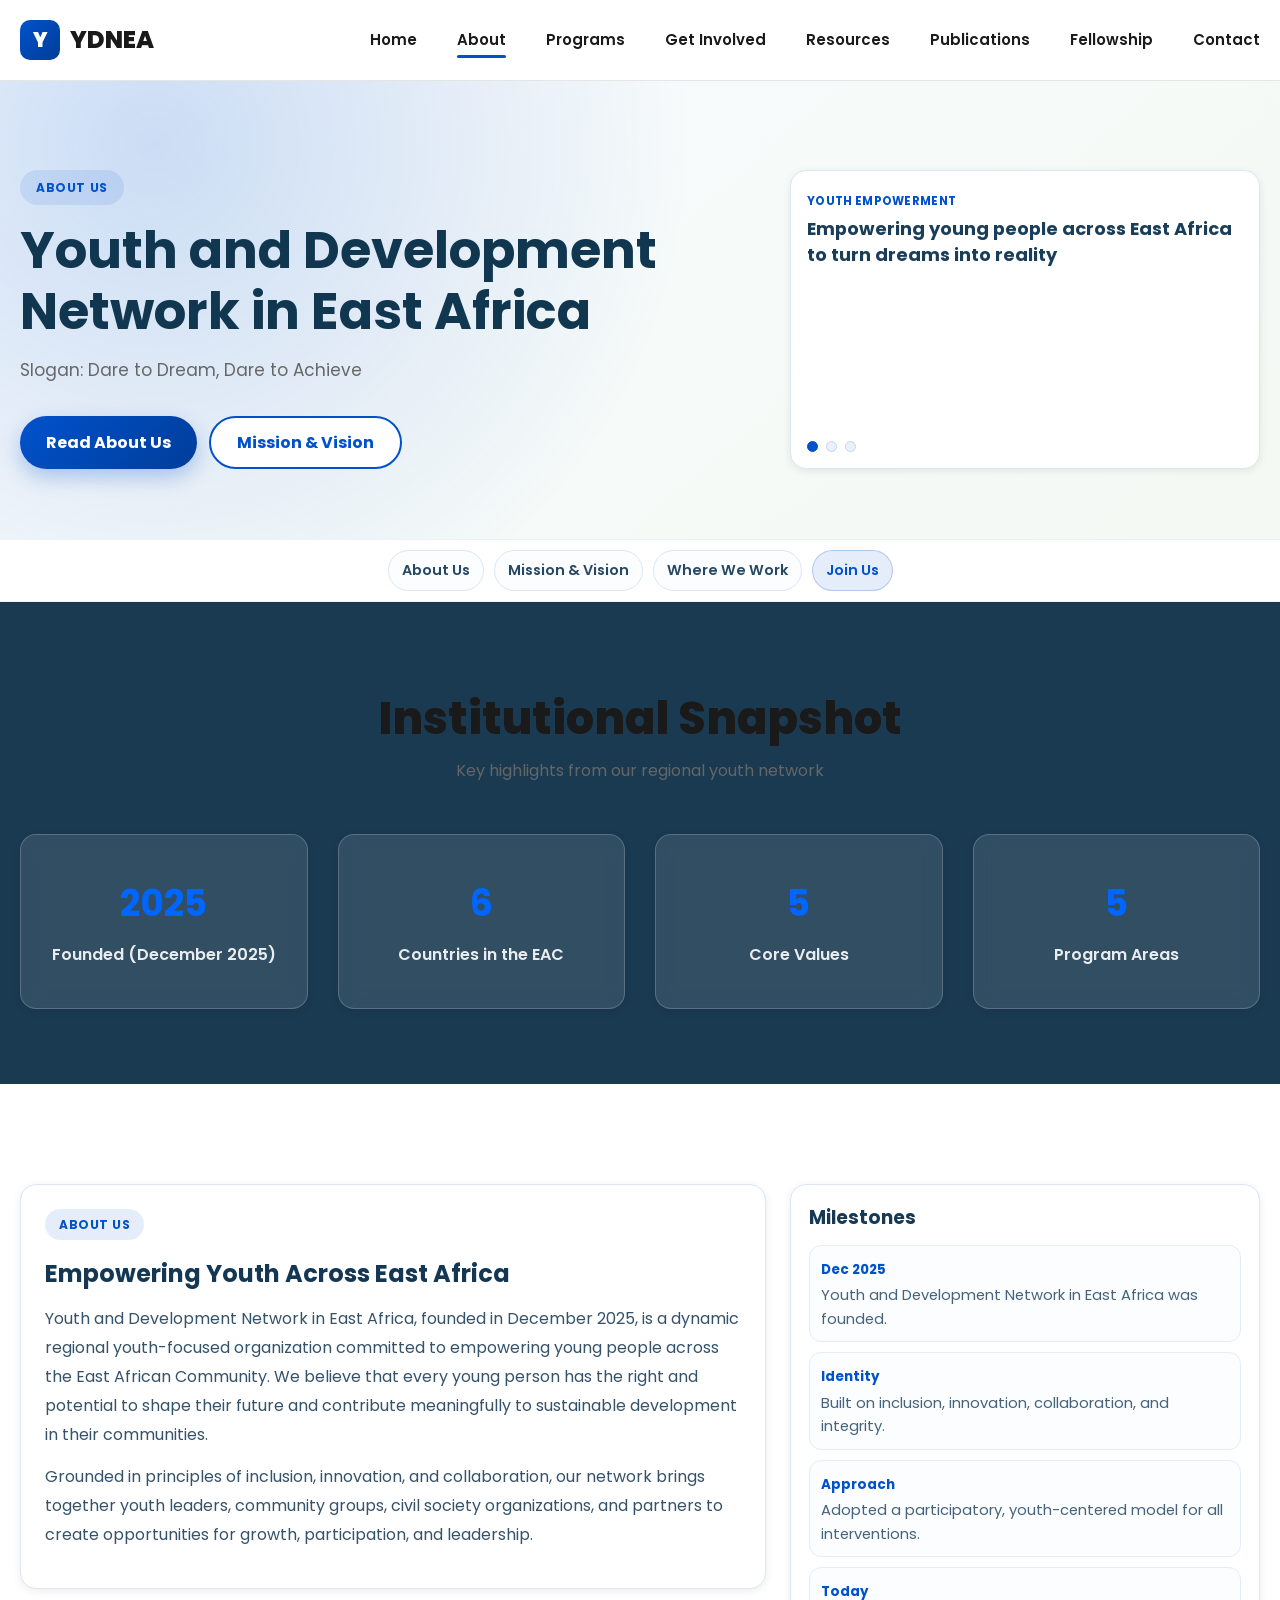
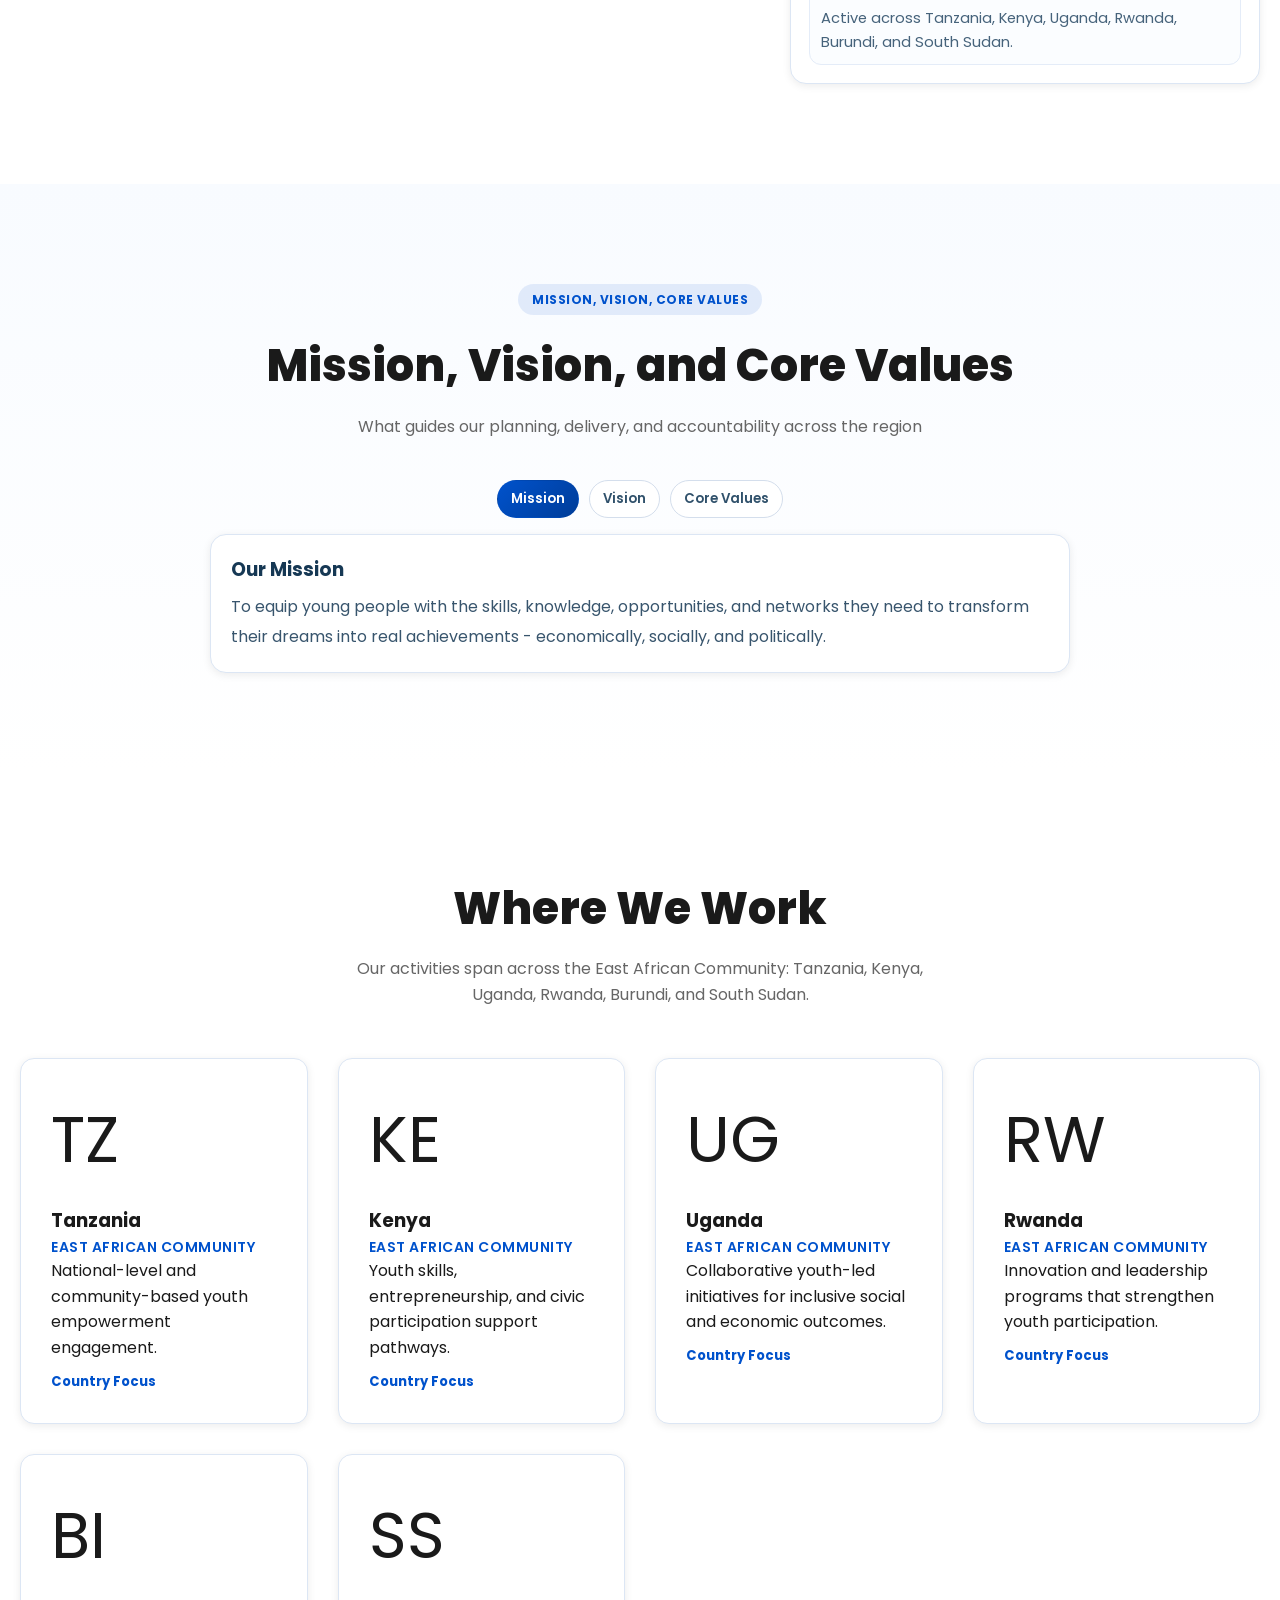
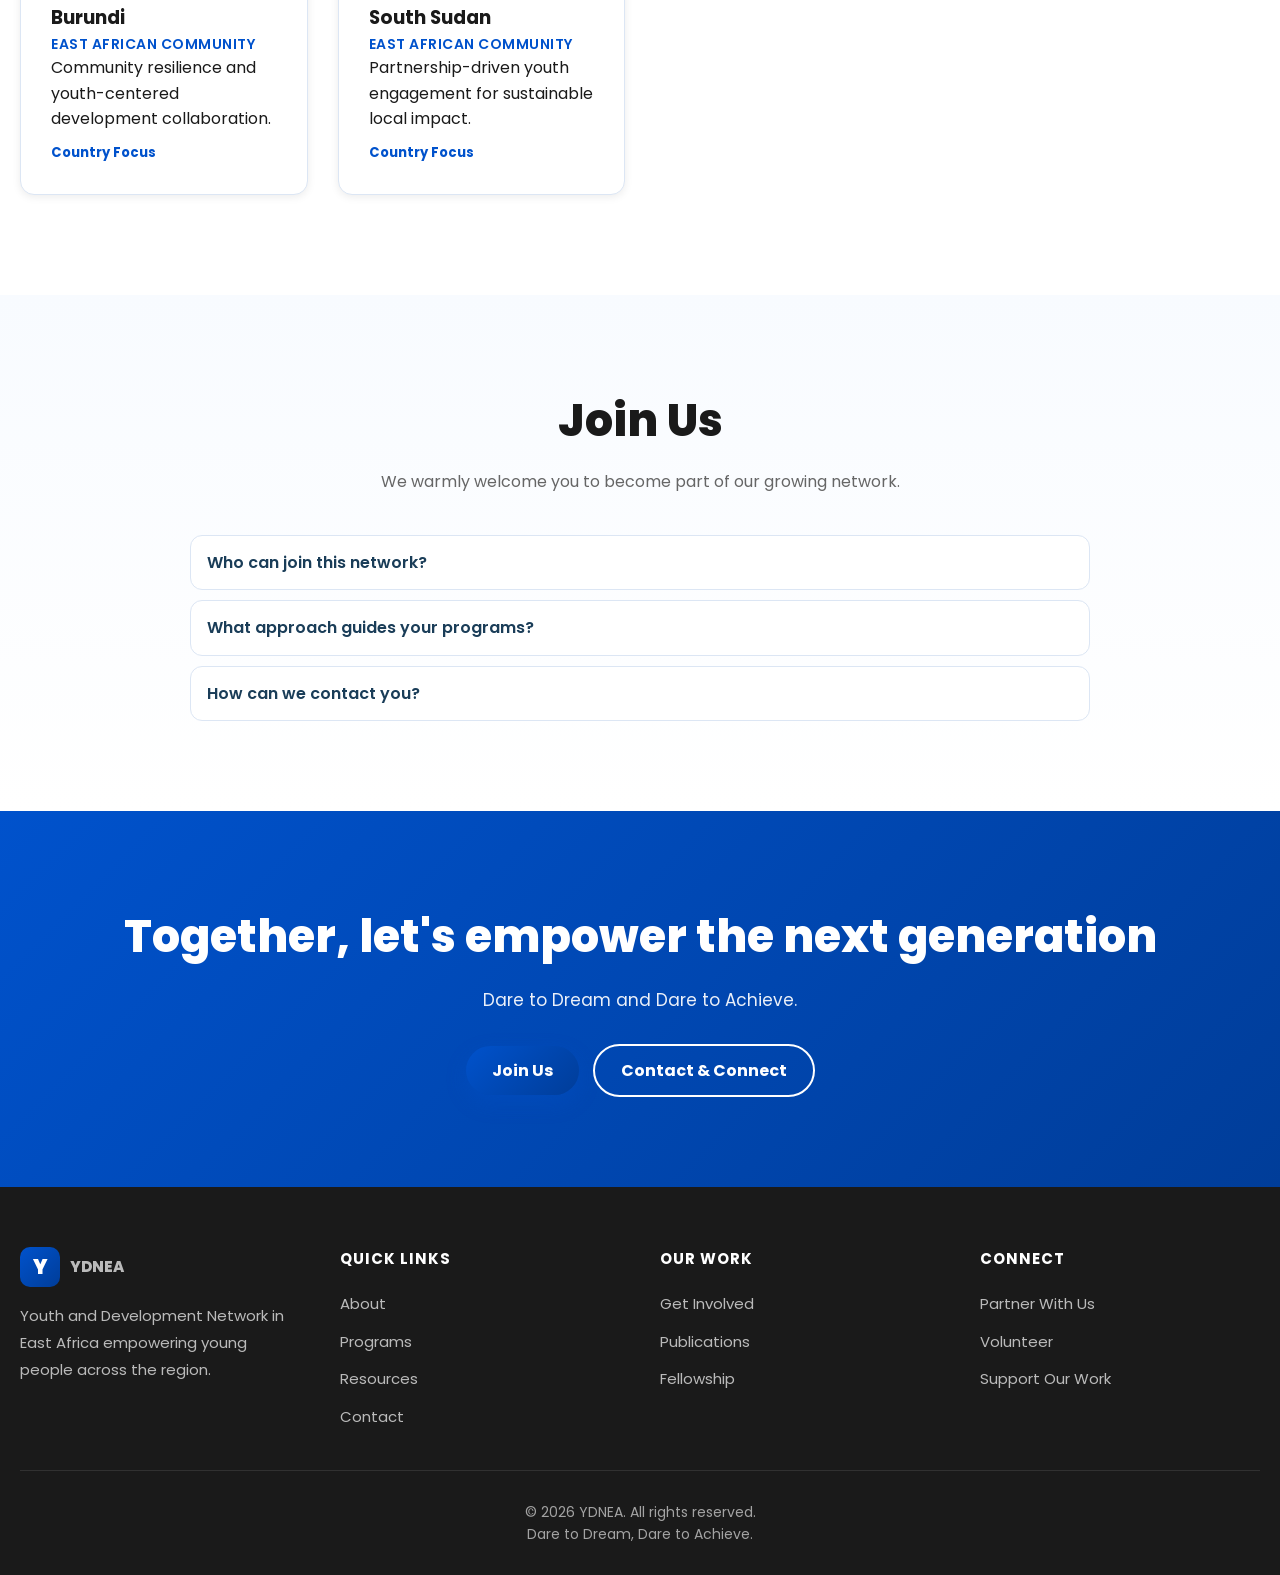
<file: public/about.html>
<!DOCTYPE html>
<html lang="en">
<head>
  <meta charset="UTF-8" />
  <meta name="viewport" content="width=device-width, initial-scale=1.0" />
  <meta name="description" content="About Youth and Development Network in East Africa: mission, vision, values, approach, and regional presence." />
  <title>About Us | YDNEA</title>
  <link rel="preconnect" href="https://fonts.googleapis.com" />
  <link rel="preconnect" href="https://fonts.gstatic.com" crossorigin />
  <link href="https://fonts.googleapis.com/css2?family=Poppins:wght@300;400;500;600;700;800;900&family=Sora:wght@400;500;600;700&display=swap" rel="stylesheet" />
  <link rel="stylesheet" href="assets/css/styles.css" />
</head>
<body data-page="about" class="about-page">
  <a class="skip-link" href="#main-content">Skip to content</a>

  <header class="navbar-fixed">
    <nav class="navbar-container">
      <a href="index.html" class="logo"><span class="logo-icon">Y</span>YDNEA</a>
      <button class="hamburger" id="hamburger" aria-expanded="false" aria-controls="navMenu" aria-label="Open navigation menu">
        <span></span><span></span><span></span>
      </button>
      <ul class="nav-menu" id="navMenu">
        <li><a href="index.html" class="nav-item" data-page="home">Home</a></li>
        <li><a href="about.html" class="nav-item active" data-page="about">About</a></li>
        <li><a href="programs.html" class="nav-item" data-page="programs">Programs</a></li>
        <li><a href="involved.html" class="nav-item" data-page="involved">Get Involved</a></li>
        <li><a href="resources.html" class="nav-item" data-page="resources">Resources</a></li>
        <li><a href="publications.html" class="nav-item" data-page="publications">Publications</a></li>
        <li><a href="fellowship.html" class="nav-item" data-page="fellowship">Fellowship</a></li>
        <li><a href="contact.html" class="nav-item" data-page="contact">Contact</a></li>
      </ul>
    </nav>
  </header>

  <main id="main-content">
    <section class="hero-full about-hero">
      <div class="section-container about-hero-grid">
        <div class="about-hero-copy">
          <span class="badge">ABOUT US</span>
          <h1 class="about-hero-title reveal">Youth and Development Network in East Africa</h1>
          <p class="lead reveal">Slogan: Dare to Dream, Dare to Achieve</p>
          <div class="about-hero-actions reveal">
            <a href="#our-story" class="cta-button">Read About Us</a>
            <a href="#strategy" class="cta-button secondary">Mission & Vision</a>
          </div>
        </div>

        <div class="about-hero-visual reveal" aria-hidden="true">
          <div class="about-hero-slide active" data-slide>
            <span class="slide-kicker">Youth Empowerment</span>
            <h3>Empowering young people across East Africa to turn dreams into reality</h3>
          </div>
          <div class="about-hero-slide" data-slide>
            <span class="slide-kicker">Regional Reach</span>
            <h3>Active across Tanzania, Kenya, Uganda, Rwanda, Burundi, and South Sudan</h3>
          </div>
          <div class="about-hero-slide" data-slide>
            <span class="slide-kicker">Youth-Centered Approach</span>
            <h3>Placing young people at the heart of decision-making</h3>
          </div>

          <div class="about-slide-dots" role="tablist" aria-label="About highlights">
            <button class="about-dot active" data-slide-dot="0" aria-label="Show highlight 1"></button>
            <button class="about-dot" data-slide-dot="1" aria-label="Show highlight 2"></button>
            <button class="about-dot" data-slide-dot="2" aria-label="Show highlight 3"></button>
          </div>
        </div>
      </div>
    </section>

    <section class="about-quicknav">
      <div class="section-container">
        <nav class="about-quicknav-list" aria-label="About quick links">
          <a href="#our-story">About Us</a>
          <a href="#strategy">Mission & Vision</a>
          <a href="#leadership">Where We Work</a>
          <a href="#about-faq">Join Us</a>
        </nav>
      </div>
    </section>

    <section class="stats-full about-impact-strip">
      <div class="section-container">
        <div class="section-header text-center">
          <h2 class="section-heading-white">Institutional Snapshot</h2>
          <p class="section-subtitle">Key highlights from our regional youth network</p>
        </div>
        <div class="impact-grid">
          <article class="stat-card reveal">
            <p class="stat-number" data-counter="2025">0</p>
            <p class="stat-label">Founded (December 2025)</p>
          </article>
          <article class="stat-card reveal">
            <p class="stat-number" data-counter="6">0</p>
            <p class="stat-label">Countries in the EAC</p>
          </article>
          <article class="stat-card reveal">
            <p class="stat-number" data-counter="5">0</p>
            <p class="stat-label">Core Values</p>
          </article>
          <article class="stat-card reveal">
            <p class="stat-number" data-counter="5">0</p>
            <p class="stat-label">Program Areas</p>
          </article>
        </div>
      </div>
    </section>

    <section class="about-full" id="our-story">
      <div class="section-container about-story-grid">
        <div class="about-story-main reveal">
          <span class="section-badge">ABOUT US</span>
          <h2 class="about-section-title">Empowering Youth Across East Africa</h2>
          <p class="about-text">Youth and Development Network in East Africa, founded in December 2025, is a dynamic regional youth-focused organization committed to empowering young people across the East African Community. We believe that every young person has the right and potential to shape their future and contribute meaningfully to sustainable development in their communities.</p>
          <p class="about-text">Grounded in principles of inclusion, innovation, and collaboration, our network brings together youth leaders, community groups, civil society organizations, and partners to create opportunities for growth, participation, and leadership.</p>
        </div>

        <aside class="about-timeline reveal" aria-label="Organization timeline">
          <h3>Milestones</h3>
          <ul>
            <li>
              <span class="year">Dec 2025</span>
              <p>Youth and Development Network in East Africa was founded.</p>
            </li>
            <li>
              <span class="year">Identity</span>
              <p>Built on inclusion, innovation, collaboration, and integrity.</p>
            </li>
            <li>
              <span class="year">Approach</span>
              <p>Adopted a participatory, youth-centered model for all interventions.</p>
            </li>
            <li>
              <span class="year">Today</span>
              <p>Active across Tanzania, Kenya, Uganda, Rwanda, Burundi, and South Sudan.</p>
            </li>
          </ul>
        </aside>
      </div>
    </section>

    <section class="programs-full about-strategy" id="strategy">
      <div class="section-container">
        <div class="section-header text-center">
          <span class="section-badge">MISSION, VISION, CORE VALUES</span>
          <h2>Mission, Vision, and Core Values</h2>
          <p class="section-subtitle">What guides our planning, delivery, and accountability across the region</p>
        </div>

        <div class="about-tabs reveal" role="tablist" aria-label="Mission vision values tabs">
          <button class="about-tab active" data-about-tab="mission" role="tab" aria-selected="true">Mission</button>
          <button class="about-tab" data-about-tab="vision" role="tab" aria-selected="false">Vision</button>
          <button class="about-tab" data-about-tab="values" role="tab" aria-selected="false">Core Values</button>
        </div>

        <div class="about-panels">
          <article class="about-panel active reveal" data-about-panel="mission" role="tabpanel">
            <h3>Our Mission</h3>
            <p>To equip young people with the skills, knowledge, opportunities, and networks they need to transform their dreams into real achievements - economically, socially, and politically.</p>
          </article>
          <article class="about-panel reveal" data-about-panel="vision" role="tabpanel">
            <h3>Our Vision</h3>
            <p>A thriving East Africa where youth are confident, skilled, and engaged as proactive agents of change in all sectors of society.</p>
          </article>
          <article class="about-panel reveal" data-about-panel="values" role="tabpanel">
            <h3>Core Values</h3>
            <ul>
              <li>Empowerment: Amplifying youth voices and prioritizing youth-led solutions.</li>
              <li>Innovation: Encouraging creativity and forward-thinking to solve pressing challenges.</li>
              <li>Inclusivity: Ensuring access and opportunities for all young people regardless of background.</li>
              <li>Collaboration: Fostering partnerships with stakeholders across sectors.</li>
              <li>Integrity: Upholding transparency, accountability, and respect in all actions.</li>
            </ul>
          </article>
        </div>
      </div>
    </section>

    <section class="resources-full about-leadership" id="leadership">
      <div class="section-container">
        <div class="section-header text-center">
          <h2>Where We Work</h2>
          <p class="section-subtitle">Our activities span across the East African Community: Tanzania, Kenya, Uganda, Rwanda, Burundi, and South Sudan.</p>
        </div>

        <div id="about-leadership-grid" class="leadership-grid"></div>
      </div>
    </section>

    <section class="about-faq-wrap" id="about-faq">
      <div class="section-container">
        <div class="section-header text-center">
          <h2>Join Us</h2>
          <p class="section-subtitle">We warmly welcome you to become part of our growing network.</p>
        </div>

        <div class="about-faq">
          <article class="faq-item reveal">
            <button class="faq-trigger" aria-expanded="false">Who can join this network?</button>
            <div class="faq-body">
              <p>Young leaders, partners, volunteers, and supporters are all welcome.</p>
            </div>
          </article>
          <article class="faq-item reveal">
            <button class="faq-trigger" aria-expanded="false">What approach guides your programs?</button>
            <div class="faq-body">
              <p>We use a participatory, youth-centered approach that places young people at the heart of decision-making, while partnering with grassroots organizations, governments, development partners, and the private sector.</p>
            </div>
          </article>
          <article class="faq-item reveal">
            <button class="faq-trigger" aria-expanded="false">How can we contact you?</button>
            <div class="faq-body">
              <p>Email ydn.eastafrica@gmail.com. Headquarters - HQ Office: Kibaha, Pwani, Tanzania. Main Office: Dar es Salaam, Tanzania.</p>
            </div>
          </article>
        </div>
      </div>
    </section>

    <section class="cta-full">
      <div class="section-container">
        <h2>Together, let's empower the next generation</h2>
        <p>Dare to Dream and Dare to Achieve.</p>
        <div class="cta-buttons">
          <a href="involved.html" class="cta-button">Join Us</a>
          <a href="contact.html" class="cta-button secondary">Contact & Connect</a>
        </div>
      </div>
    </section>
  </main>

  <footer class="footer-full">
    <div class="footer-container">
      <div class="footer-grid">
        <div class="footer-col">
          <a href="index.html" class="footer-logo"><span class="logo-icon">Y</span>YDNEA</a>
          <p>Youth and Development Network in East Africa empowering young people across the region.</p>
        </div>
        <div class="footer-col">
          <h4>Quick Links</h4>
          <ul>
            <li><a href="about.html">About</a></li>
            <li><a href="programs.html">Programs</a></li>
            <li><a href="resources.html">Resources</a></li>
            <li><a href="contact.html">Contact</a></li>
          </ul>
        </div>
        <div class="footer-col">
          <h4>Our Work</h4>
          <ul>
            <li><a href="involved.html">Get Involved</a></li>
            <li><a href="publications.html">Publications</a></li>
            <li><a href="fellowship.html">Fellowship</a></li>
          </ul>
        </div>
        <div class="footer-col">
          <h4>Connect</h4>
          <ul>
            <li><a href="contact.html">Partner With Us</a></li>
            <li><a href="contact.html">Volunteer</a></li>
            <li><a href="contact.html">Support Our Work</a></li>
          </ul>
        </div>
      </div>
      <div class="footer-bottom">
        <p>&copy; <span id="year"></span> YDNEA. All rights reserved.</p>
        <p>Dare to Dream, Dare to Achieve.</p>
      </div>
    </div>
  </footer>

  <script src="assets/js/main.js"></script>
</body>
</html>
</file>
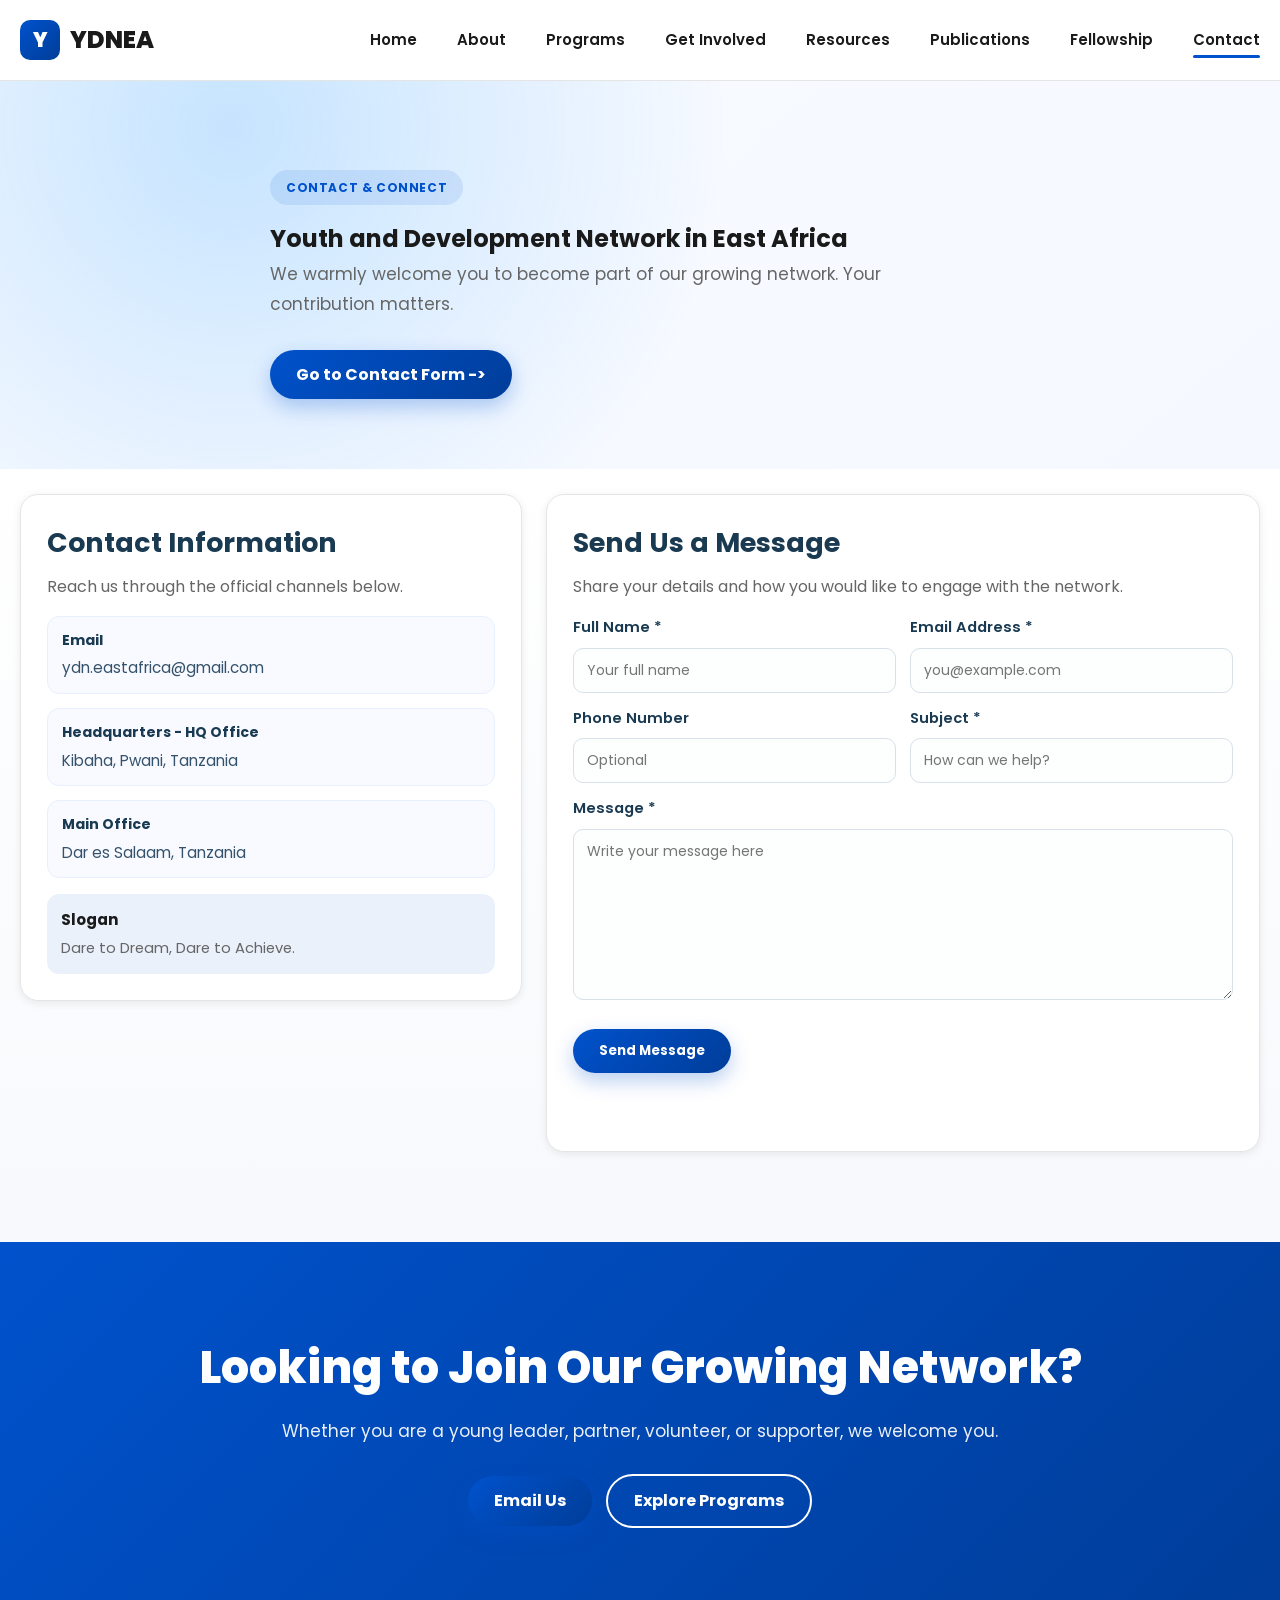
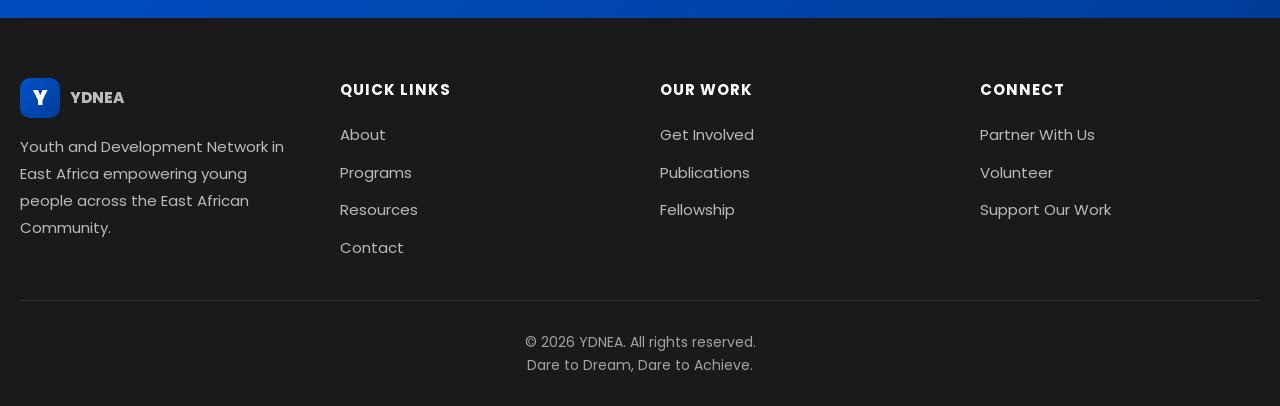
<file: public/contact.html>
<!doctype html>
<html lang="en">

<head>
  <meta charset="UTF-8" />
  <meta name="viewport" content="width=device-width, initial-scale=1.0" />
  <meta name="description" content="Contact and connect with Youth and Development Network in East Africa." />
  <title>Contact | YDNEA</title>
  <link rel="preconnect" href="https://fonts.googleapis.com" />
  <link rel="preconnect" href="https://fonts.gstatic.com" crossorigin />
  <link
    href="https://fonts.googleapis.com/css2?family=Poppins:wght@300;400;500;600;700;800;900&family=Sora:wght@400;500;600;700&display=swap"
    rel="stylesheet" />
  <link rel="stylesheet" href="assets/css/styles.css" />
</head>

<body data-page="contact">
  <a class="skip-link" href="#main-content">Skip to content</a>
  <header class="navbar-fixed">
    <nav class="navbar-container">
      <a href="index.html" class="logo"><span class="logo-icon">Y</span>YDNEA</a>
      <button class="hamburger" id="hamburger" aria-expanded="false" aria-controls="navMenu"
        aria-label="Open navigation menu">
        <span></span><span></span><span></span>
      </button>
      <ul class="nav-menu" id="navMenu">
        <li>
          <a href="index.html" class="nav-item" data-page="home">Home</a>
        </li>
        <li>
          <a href="about.html" class="nav-item" data-page="about">About</a>
        </li>
        <li>
          <a href="programs.html" class="nav-item" data-page="programs">Programs</a>
        </li>
        <li>
          <a href="involved.html" class="nav-item" data-page="involved">Get Involved</a>
        </li>
        <li>
          <a href="resources.html" class="nav-item" data-page="resources">Resources</a>
        </li>
        <li>
          <a href="publications.html" class="nav-item" data-page="publications">Publications</a>
        </li>
        <li>
          <a href="fellowship.html" class="nav-item" data-page="fellowship">Fellowship</a>
        </li>
        <li>
          <a href="contact.html" class="nav-item active" data-page="contact">Contact</a>
        </li>
      </ul>
    </nav>
  </header>

  <main id="main-content" class="contact-page">
    <section class="hero-full contact-hero">
      <div class="section-container">
        <div class="hero-content">
          <span class="badge">Contact & Connect</span>
          <h1 class="reveal">Youth and Development Network in East Africa</h1>
          <p class="lead reveal">
            We warmly welcome you to become part of our growing network. Your
            contribution matters.
          </p>
          <a href="#contact-form-section" class="cta-button reveal">Go to Contact Form -></a>
        </div>
      </div>
    </section>

    <section class="contact-us-section" id="contact-form-section">
      <div class="section-container">
        <div class="contact-us-grid">
          <aside class="contact-info-panel reveal" aria-label="Contact channels">
            <h2>Contact Information</h2>
            <p>Reach us through the official channels below.</p>

            <div id="contact-details">
              <ul class="contact-channel-list">
                <li>
                  <strong>Email</strong>
                  <a href="mailto:ydn.eastafrica@gmail.com">ydn.eastafrica@gmail.com</a>
                </li>
                <li>
                  <strong>Headquarters - HQ Office</strong>
                  <span>Kibaha, Pwani, Tanzania</span>
                </li>
                <li>
                  <strong>Main Office</strong>
                  <span>Dar es Salaam, Tanzania</span>
                </li>
              </ul>
            </div>

            <div class="contact-note">
              <h3>Slogan</h3>
              <p>Dare to Dream, Dare to Achieve.</p>
            </div>
          </aside>

          <section class="contact-form-panel reveal" aria-label="Send message form">
            <h2>Send Us a Message</h2>
            <p>
              Share your details and how you would like to engage with the
              network.
            </p>

            <form id="contact-form" class="contact-form-wrapper contact-form-modern" novalidate>
              <div class="form-grid">
                <div class="form-group">
                  <label for="name">Full Name *</label>
                  <input id="name" name="name" type="text" required placeholder="Your full name" />
                </div>
                <div class="form-group">
                  <label for="email">Email Address *</label>
                  <input id="email" name="email" type="email" required placeholder="you@example.com" />
                </div>
              </div>

              <div class="form-grid">
                <div class="form-group">
                  <label for="phone">Phone Number</label>
                  <input id="phone" name="phone" type="tel" placeholder="Optional" />
                </div>
                <div class="form-group">
                  <label for="subject">Subject *</label>
                  <input id="subject" name="subject" type="text" required placeholder="How can we help?" />
                </div>
              </div>

              <div class="form-group">
                <label for="message">Message *</label>
                <textarea id="message" name="message" rows="7" required
                  placeholder="Write your message here"></textarea>
              </div>

              <button class="cta-button" type="submit">Send Message</button>
              <p id="form-status" class="form-status" aria-live="polite"></p>
            </form>
          </section>
        </div>
      </div>
    </section>

    <section class="cta-full">
      <div class="section-container">
        <h2>Looking to Join Our Growing Network?</h2>
        <p>
          Whether you are a young leader, partner, volunteer, or supporter, we
          welcome you.
        </p>
        <div class="cta-buttons">
          <a href="mailto:ydn.eastafrica@gmail.com" class="cta-button">Email Us</a><a href="programs.html"
            class="cta-button secondary">Explore Programs</a>
        </div>
      </div>
    </section>
  </main>

  <footer class="footer-full">
    <div class="footer-container">
      <div class="footer-grid">
        <div class="footer-col">
          <a href="index.html" class="footer-logo"><span class="logo-icon">Y</span>YDNEA</a>
          <p>
            Youth and Development Network in East Africa empowering young
            people across the East African Community.
          </p>
        </div>
        <div class="footer-col">
          <h4>Quick Links</h4>
          <ul>
            <li><a href="about.html">About</a></li>
            <li><a href="programs.html">Programs</a></li>
            <li><a href="resources.html">Resources</a></li>
            <li><a href="contact.html">Contact</a></li>
          </ul>
        </div>
        <div class="footer-col">
          <h4>Our Work</h4>
          <ul>
            <li><a href="involved.html">Get Involved</a></li>
            <li><a href="publications.html">Publications</a></li>
            <li><a href="fellowship.html">Fellowship</a></li>
          </ul>
        </div>
        <div class="footer-col">
          <h4>Connect</h4>
          <ul>
            <li><a href="contact.html">Partner With Us</a></li>
            <li><a href="contact.html">Volunteer</a></li>
            <li><a href="contact.html">Support Our Work</a></li>
          </ul>
        </div>
      </div>
      <div class="footer-bottom">
        <p>&copy; <span id="year"></span> YDNEA. All rights reserved.</p>
        <p>Dare to Dream, Dare to Achieve.</p>
      </div>
    </div>
  </footer>

  <script src="assets/js/main.js"></script>
</body>

</html>
</file>
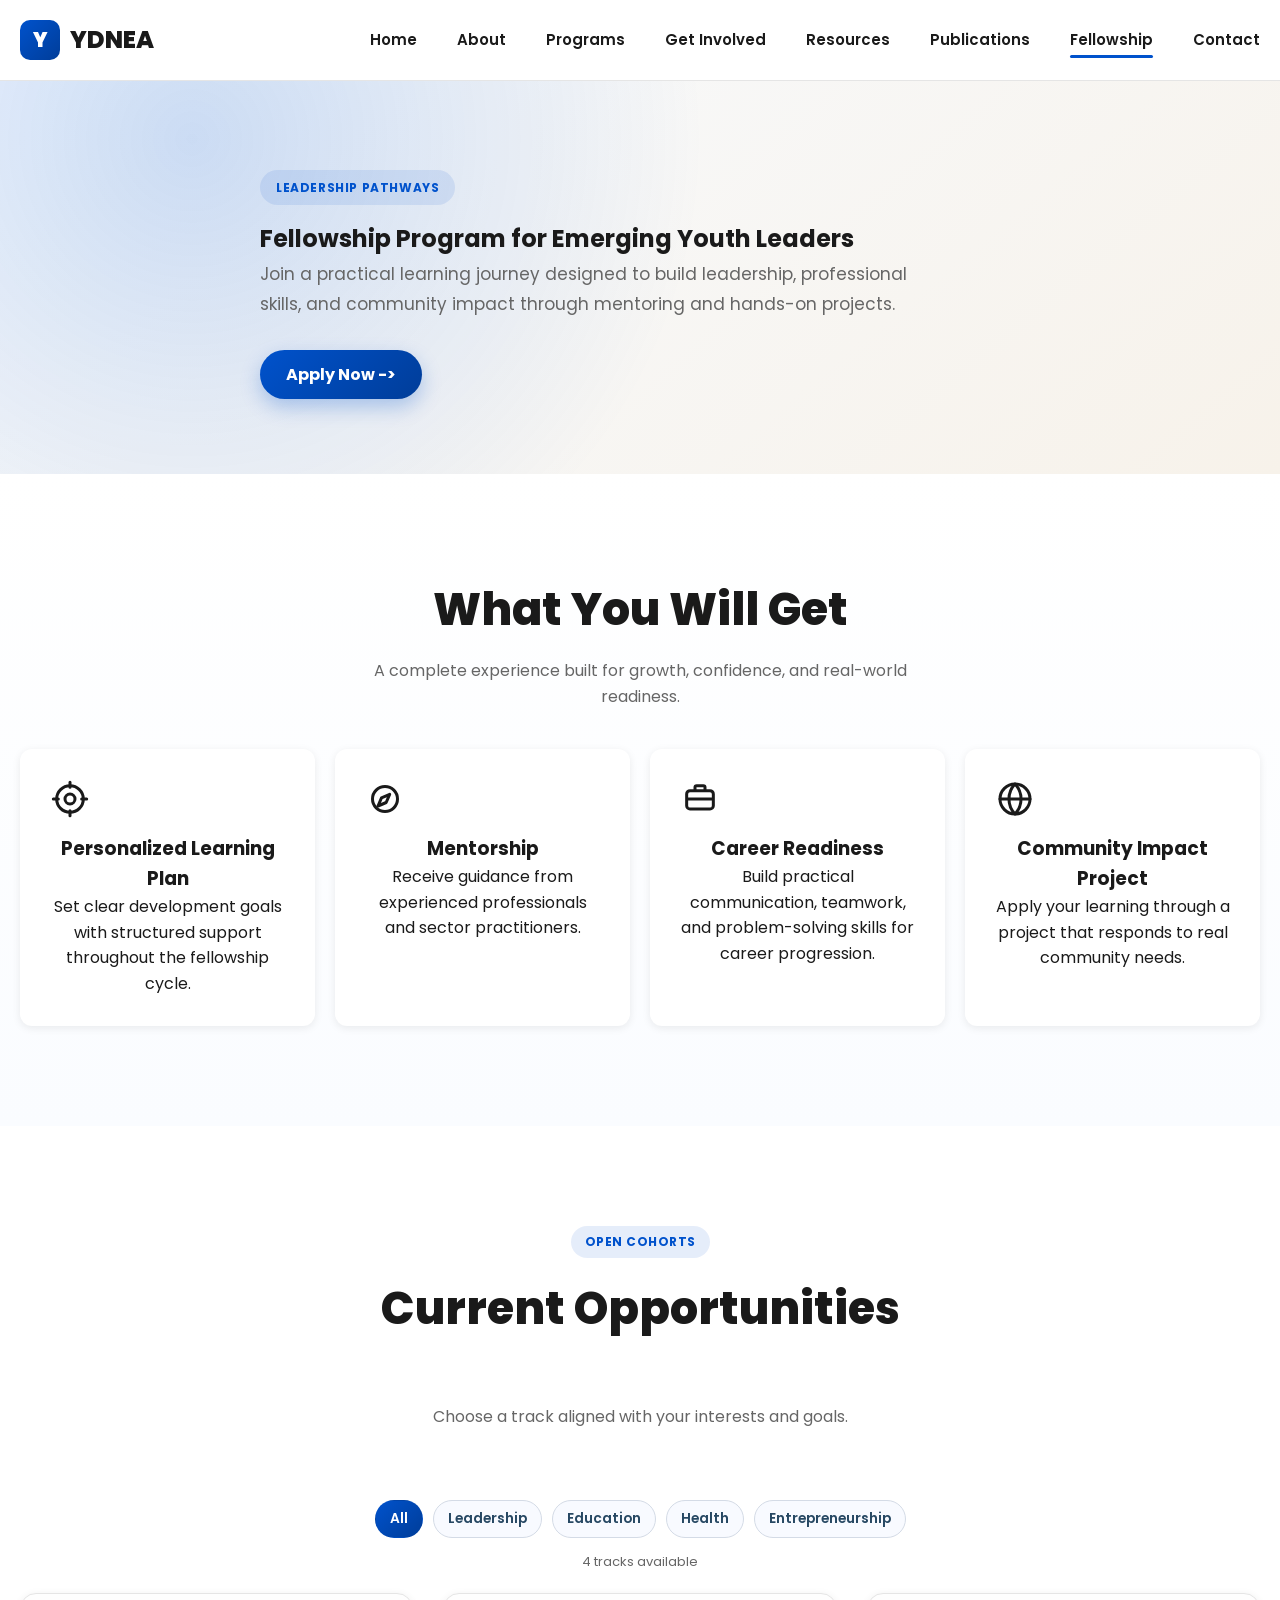
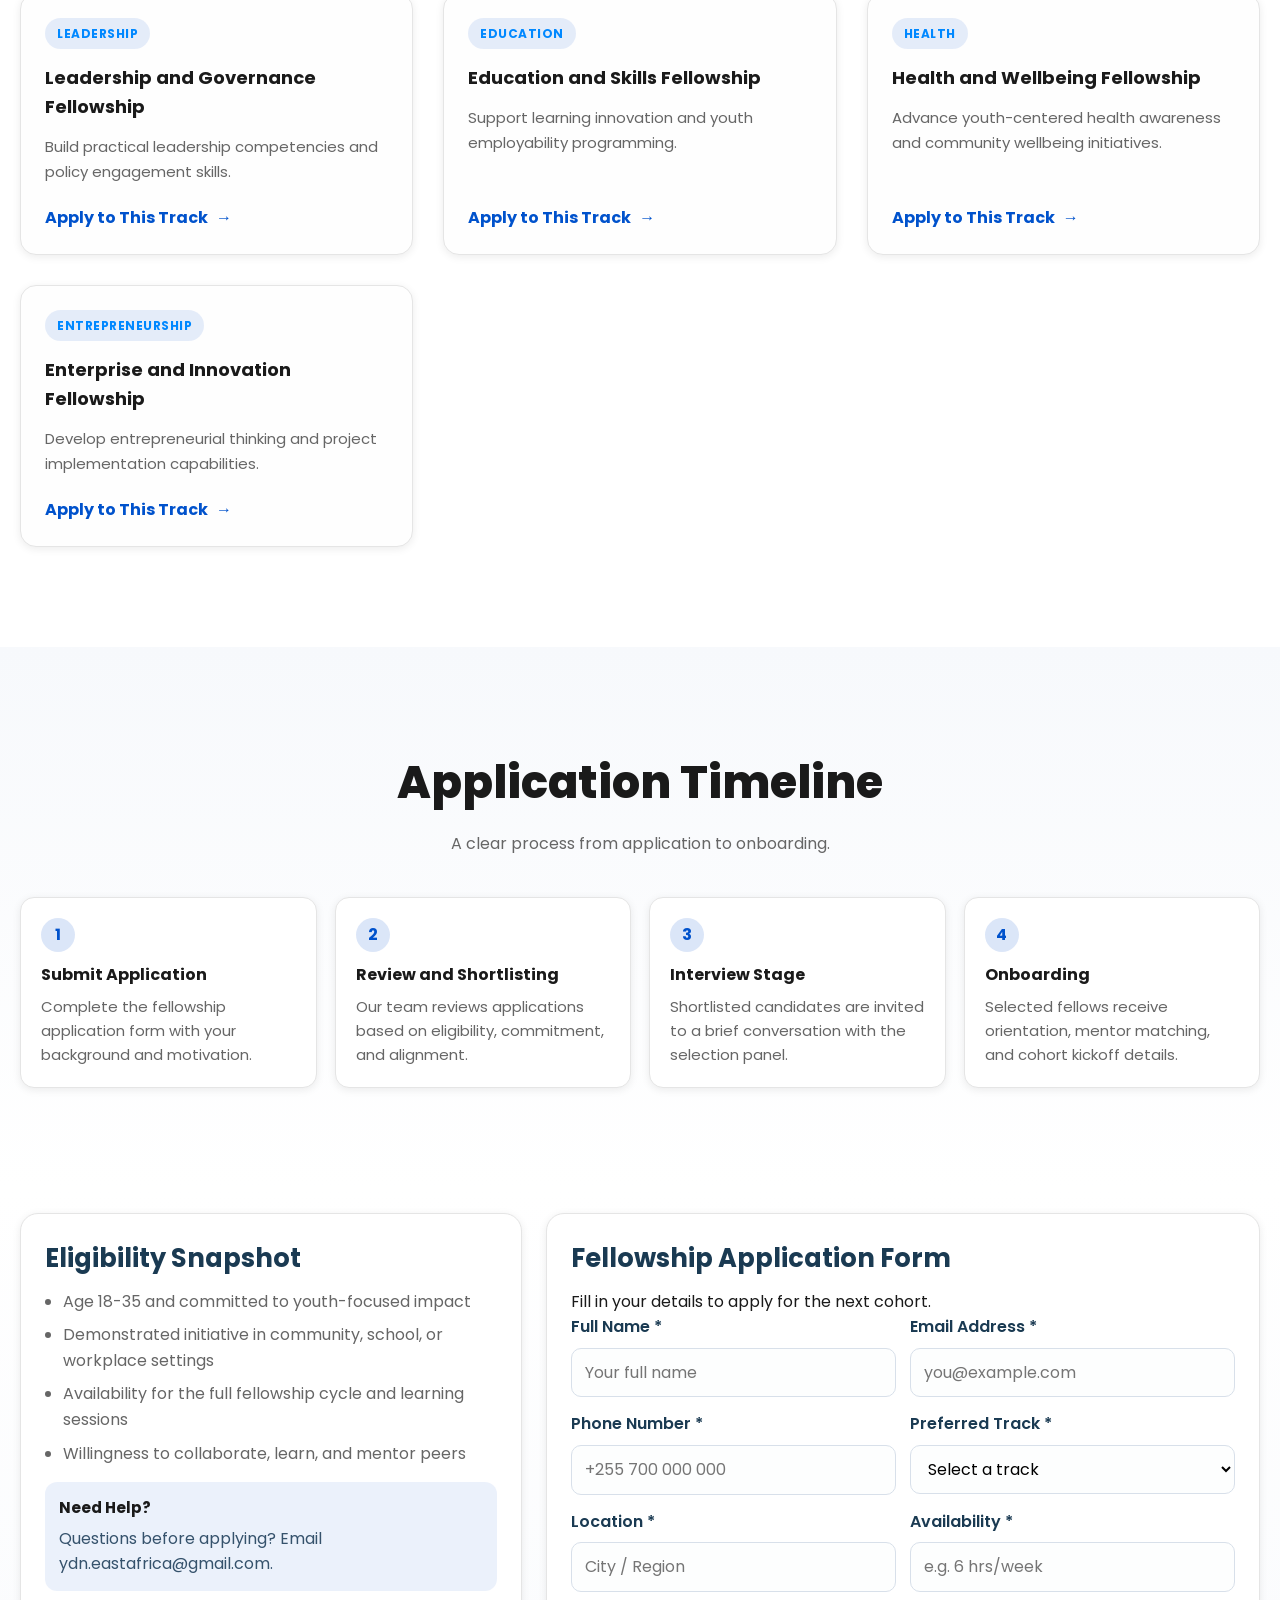
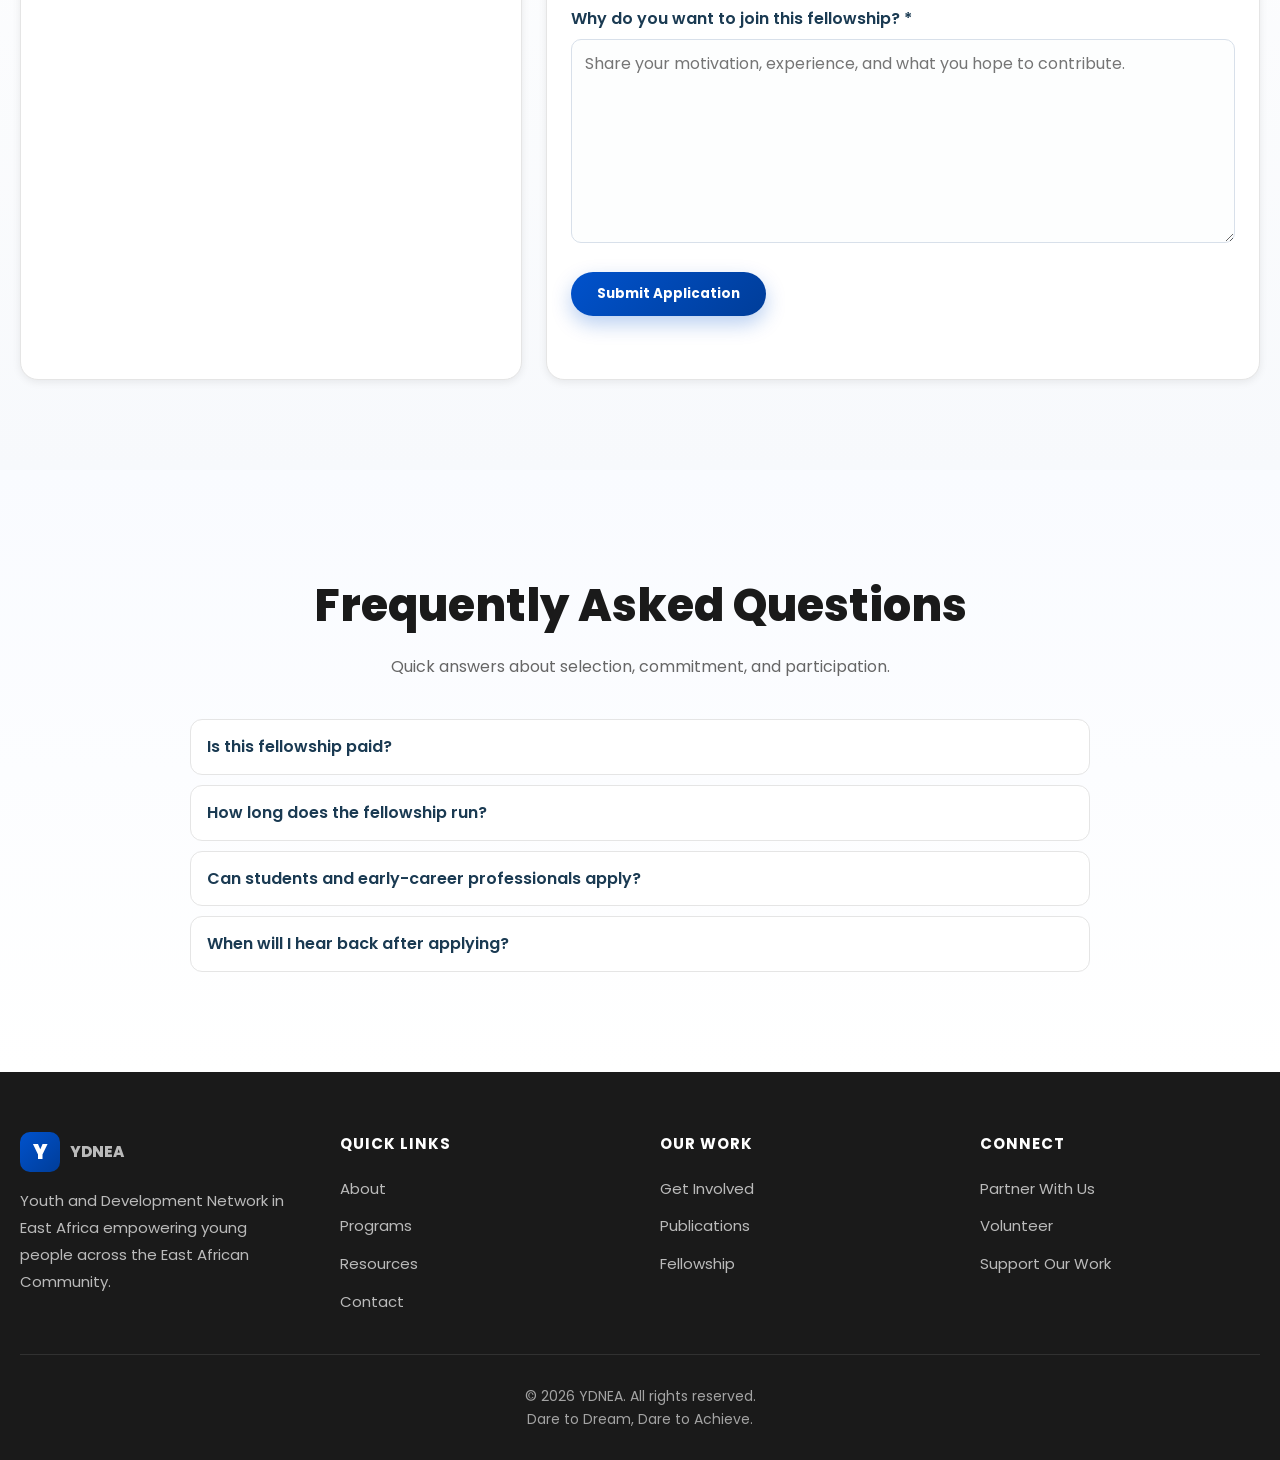
<file: public/fellowship.html>
<!DOCTYPE html>
<html lang="en">
<head>
  <meta charset="UTF-8" />
  <meta name="viewport" content="width=device-width, initial-scale=1.0" />
  <meta name="description" content="Fellowship and youth leadership pathways" />
  <title>Fellowship | YDNEA</title>
  <link rel="preconnect" href="https://fonts.googleapis.com" />
  <link rel="preconnect" href="https://fonts.gstatic.com" crossorigin />
  <link href="https://fonts.googleapis.com/css2?family=Poppins:wght@300;400;500;600;700;800;900&family=Sora:wght@400;500;600;700&display=swap" rel="stylesheet" />
  <link rel="stylesheet" href="assets/css/styles.css" />
</head>
<body data-page="fellowship">
  <a class="skip-link" href="#main-content">Skip to content</a>
  <header class="navbar-fixed">
    <nav class="navbar-container">
      <a href="index.html" class="logo"><span class="logo-icon">Y</span>YDNEA</a>
      <button class="hamburger" id="hamburger" aria-expanded="false" aria-controls="navMenu" aria-label="Open navigation menu"><span></span><span></span><span></span></button>
      <ul class="nav-menu" id="navMenu">
        <li><a href="index.html" class="nav-item" data-page="home">Home</a></li>
        <li><a href="about.html" class="nav-item" data-page="about">About</a></li>
        <li><a href="programs.html" class="nav-item" data-page="programs">Programs</a></li>
        <li><a href="involved.html" class="nav-item" data-page="involved">Get Involved</a></li>
        <li><a href="resources.html" class="nav-item" data-page="resources">Resources</a></li>
        <li><a href="publications.html" class="nav-item" data-page="publications">Publications</a></li>
        <li><a href="fellowship.html" class="nav-item active" data-page="fellowship">Fellowship</a></li>
        <li><a href="contact.html" class="nav-item" data-page="contact">Contact</a></li>
      </ul>
    </nav>
  </header>

  <main id="main-content" class="fellowship-page">
    <section class="hero-full fellowship-hero">
      <div class="section-container">
        <div class="hero-content">
          <span class="badge">Leadership Pathways</span>
          <h1 class="reveal">Fellowship Program for Emerging Youth Leaders</h1>
          <p class="lead reveal">Join a practical learning journey designed to build leadership, professional skills, and community impact through mentoring and hands-on projects.</p>
          <a href="#fellowship-apply" class="cta-button reveal">Apply Now -></a>
        </div>
      </div>
    </section>

    <section class="about-full fellowship-highlights">
      <div class="section-container">
        <div class="section-header text-center">
          <h2>What You Will Get</h2>
          <p class="section-subtitle">A complete experience built for growth, confidence, and real-world readiness.</p>
        </div>
        <div class="fellowship-benefits-grid">
          <article class="benefit-card reveal"><span class="ben-icon" aria-hidden="true"><svg viewBox="0 0 24 24" fill="none"><circle cx="12" cy="12" r="8" stroke="currentColor" stroke-width="1.8"/><circle cx="12" cy="12" r="3" stroke="currentColor" stroke-width="1.8"/><path d="M12 2v3M12 19v3M2 12h3M19 12h3" stroke="currentColor" stroke-width="1.8" stroke-linecap="round"/></svg></span><h3>Personalized Learning Plan</h3><p>Set clear development goals with structured support throughout the fellowship cycle.</p></article>
          <article class="benefit-card reveal"><span class="ben-icon" aria-hidden="true"><svg viewBox="0 0 24 24" fill="none"><circle cx="12" cy="12" r="7.5" stroke="currentColor" stroke-width="1.8"/><path d="M14.8 9.2l-2.1 4.9-4.9 2.1 2.1-4.9 4.9-2.1z" stroke="currentColor" stroke-width="1.8" stroke-linejoin="round"/></svg></span><h3>Mentorship</h3><p>Receive guidance from experienced professionals and sector practitioners.</p></article>
          <article class="benefit-card reveal"><span class="ben-icon" aria-hidden="true"><svg viewBox="0 0 24 24" fill="none"><rect x="4" y="7" width="16" height="11" rx="2" stroke="currentColor" stroke-width="1.8"/><path d="M9 7V5a1 1 0 0 1 1-1h4a1 1 0 0 1 1 1v2" stroke="currentColor" stroke-width="1.8"/><path d="M4 12h16" stroke="currentColor" stroke-width="1.8"/></svg></span><h3>Career Readiness</h3><p>Build practical communication, teamwork, and problem-solving skills for career progression.</p></article>
          <article class="benefit-card reveal"><span class="ben-icon" aria-hidden="true"><svg viewBox="0 0 24 24" fill="none"><circle cx="12" cy="12" r="9" stroke="currentColor" stroke-width="1.8"/><path d="M3 12h18M12 3a13 13 0 0 1 0 18M12 3a13 13 0 0 0 0 18" stroke="currentColor" stroke-width="1.8" stroke-linecap="round"/></svg></span><h3>Community Impact Project</h3><p>Apply your learning through a project that responds to real community needs.</p></article>
        </div>
      </div>
    </section>

    <section class="fellowship-full fellowship-opportunities">
      <div class="fellowship-inner">
        <div class="section-header-center">
          <span class="section-badge">Open Cohorts</span>
          <h2 class="section-heading">Current Opportunities</h2>
          <p class="section-subtitle">Choose a track aligned with your interests and goals.</p>
        </div>
        <div class="fellowship-filters" role="group" aria-label="Filter fellowship tracks">
          <button class="fellowship-filter active" data-fellowship-filter="all" type="button">All</button>
          <button class="fellowship-filter" data-fellowship-filter="leadership" type="button">Leadership</button>
          <button class="fellowship-filter" data-fellowship-filter="education" type="button">Education</button>
          <button class="fellowship-filter" data-fellowship-filter="health" type="button">Health</button>
          <button class="fellowship-filter" data-fellowship-filter="entrepreneurship" type="button">Entrepreneurship</button>
        </div>
        <p id="fellowship-count" class="text-center text-small"></p>
        <div id="fellowship-grid" class="fellowship-grid"></div>
      </div>
    </section>

    <section class="about-full fellowship-timeline-section">
      <div class="section-container">
        <div class="section-header text-center">
          <h2>Application Timeline</h2>
          <p class="section-subtitle">A clear process from application to onboarding.</p>
        </div>
        <div class="fellowship-timeline">
          <article class="timeline-item reveal"><span class="timeline-step">1</span><h3>Submit Application</h3><p>Complete the fellowship application form with your background and motivation.</p></article>
          <article class="timeline-item reveal"><span class="timeline-step">2</span><h3>Review and Shortlisting</h3><p>Our team reviews applications based on eligibility, commitment, and alignment.</p></article>
          <article class="timeline-item reveal"><span class="timeline-step">3</span><h3>Interview Stage</h3><p>Shortlisted candidates are invited to a brief conversation with the selection panel.</p></article>
          <article class="timeline-item reveal"><span class="timeline-step">4</span><h3>Onboarding</h3><p>Selected fellows receive orientation, mentor matching, and cohort kickoff details.</p></article>
        </div>
      </div>
    </section>

    <section class="fellowship-apply-section" id="fellowship-apply">
      <div class="section-container">
        <div class="fellowship-apply-grid">
          <aside class="fellowship-apply-info reveal">
            <h2>Eligibility Snapshot</h2>
            <ul>
              <li>Age 18-35 and committed to youth-focused impact</li>
              <li>Demonstrated initiative in community, school, or workplace settings</li>
              <li>Availability for the full fellowship cycle and learning sessions</li>
              <li>Willingness to collaborate, learn, and mentor peers</li>
            </ul>
            <div class="fellowship-note">
              <h3>Need Help?</h3>
              <p>Questions before applying? Email <a href="mailto:ydn.eastafrica@gmail.com">ydn.eastafrica@gmail.com</a>.</p>
            </div>
          </aside>
          <section class="fellowship-apply-form-wrap reveal" aria-label="Fellowship application form">
            <h2>Fellowship Application Form</h2>
            <p>Fill in your details to apply for the next cohort.</p>
            <form id="fellowship-apply-form" class="contact-form-wrapper fellowship-form" novalidate>
              <div class="form-grid">
                <div class="form-group"><label for="fellow-name">Full Name *</label><input id="fellow-name" name="name" type="text" required placeholder="Your full name" /></div>
                <div class="form-group"><label for="fellow-email">Email Address *</label><input id="fellow-email" name="email" type="email" required placeholder="you@example.com" /></div>
              </div>
              <div class="form-grid">
                <div class="form-group"><label for="fellow-phone">Phone Number *</label><input id="fellow-phone" name="phone" type="tel" required placeholder="+255 700 000 000" /></div>
                <div class="form-group">
                  <label for="fellow-track">Preferred Track *</label>
                  <select id="fellow-track" name="track" required>
                    <option value="">Select a track</option>
                    <option value="Leadership and Governance">Leadership and Governance</option>
                    <option value="Education and Skills">Education and Skills</option>
                    <option value="Health and Wellbeing">Health and Wellbeing</option>
                    <option value="Enterprise and Innovation">Enterprise and Innovation</option>
                  </select>
                </div>
              </div>
              <div class="form-grid">
                <div class="form-group"><label for="fellow-location">Location *</label><input id="fellow-location" name="location" type="text" required placeholder="City / Region" /></div>
                <div class="form-group"><label for="fellow-availability">Availability *</label><input id="fellow-availability" name="availability" type="text" required placeholder="e.g. 6 hrs/week" /></div>
              </div>
              <div class="form-group"><label for="fellow-motivation">Why do you want to join this fellowship? *</label><textarea id="fellow-motivation" name="motivation" rows="7" minlength="30" required placeholder="Share your motivation, experience, and what you hope to contribute."></textarea></div>
              <button class="cta-button" type="submit">Submit Application</button>
              <p id="fellowship-form-status" class="form-status" aria-live="polite"></p>
            </form>
          </section>
        </div>
      </div>
    </section>

    <section class="about-full fellowship-faq-section">
      <div class="section-container">
        <div class="section-header text-center">
          <h2>Frequently Asked Questions</h2>
          <p class="section-subtitle">Quick answers about selection, commitment, and participation.</p>
        </div>
        <div class="faq-list">
          <article class="faq-item reveal">
            <button class="faq-trigger" type="button" aria-expanded="false">Is this fellowship paid?</button>
            <div class="faq-body"><p>Some tracks include a small stipend or project support. Details are shared in each cohort call.</p></div>
          </article>
          <article class="faq-item reveal">
            <button class="faq-trigger" type="button" aria-expanded="false">How long does the fellowship run?</button>
            <div class="faq-body"><p>Most cohorts run for 3 to 6 months with scheduled sessions, mentorship, and project milestones.</p></div>
          </article>
          <article class="faq-item reveal">
            <button class="faq-trigger" type="button" aria-expanded="false">Can students and early-career professionals apply?</button>
            <div class="faq-body"><p>Yes. We welcome students, graduates, and early-career professionals with strong motivation and commitment.</p></div>
          </article>
          <article class="faq-item reveal">
            <button class="faq-trigger" type="button" aria-expanded="false">When will I hear back after applying?</button>
            <div class="faq-body"><p>Applicants are usually notified within 2 to 3 weeks after the application window closes.</p></div>
          </article>
        </div>
      </div>
    </section>
  </main>

  <footer class="footer-full"><div class="footer-container"><div class="footer-grid"><div class="footer-col"><a href="index.html" class="footer-logo"><span class="logo-icon">Y</span>YDNEA</a><p>Youth and Development Network in East Africa empowering young people across the East African Community.</p></div><div class="footer-col"><h4>Quick Links</h4><ul><li><a href="about.html">About</a></li><li><a href="programs.html">Programs</a></li><li><a href="resources.html">Resources</a></li><li><a href="contact.html">Contact</a></li></ul></div><div class="footer-col"><h4>Our Work</h4><ul><li><a href="involved.html">Get Involved</a></li><li><a href="publications.html">Publications</a></li><li><a href="fellowship.html">Fellowship</a></li></ul></div><div class="footer-col"><h4>Connect</h4><ul><li><a href="contact.html">Partner With Us</a></li><li><a href="contact.html">Volunteer</a></li><li><a href="contact.html">Support Our Work</a></li></ul></div></div><div class="footer-bottom"><p>&copy; <span id="year"></span> YDNEA. All rights reserved.</p><p>Dare to Dream, Dare to Achieve.</p></div></div></footer>

  <script src="assets/js/main.js"></script>
</body>
</html>
</file>
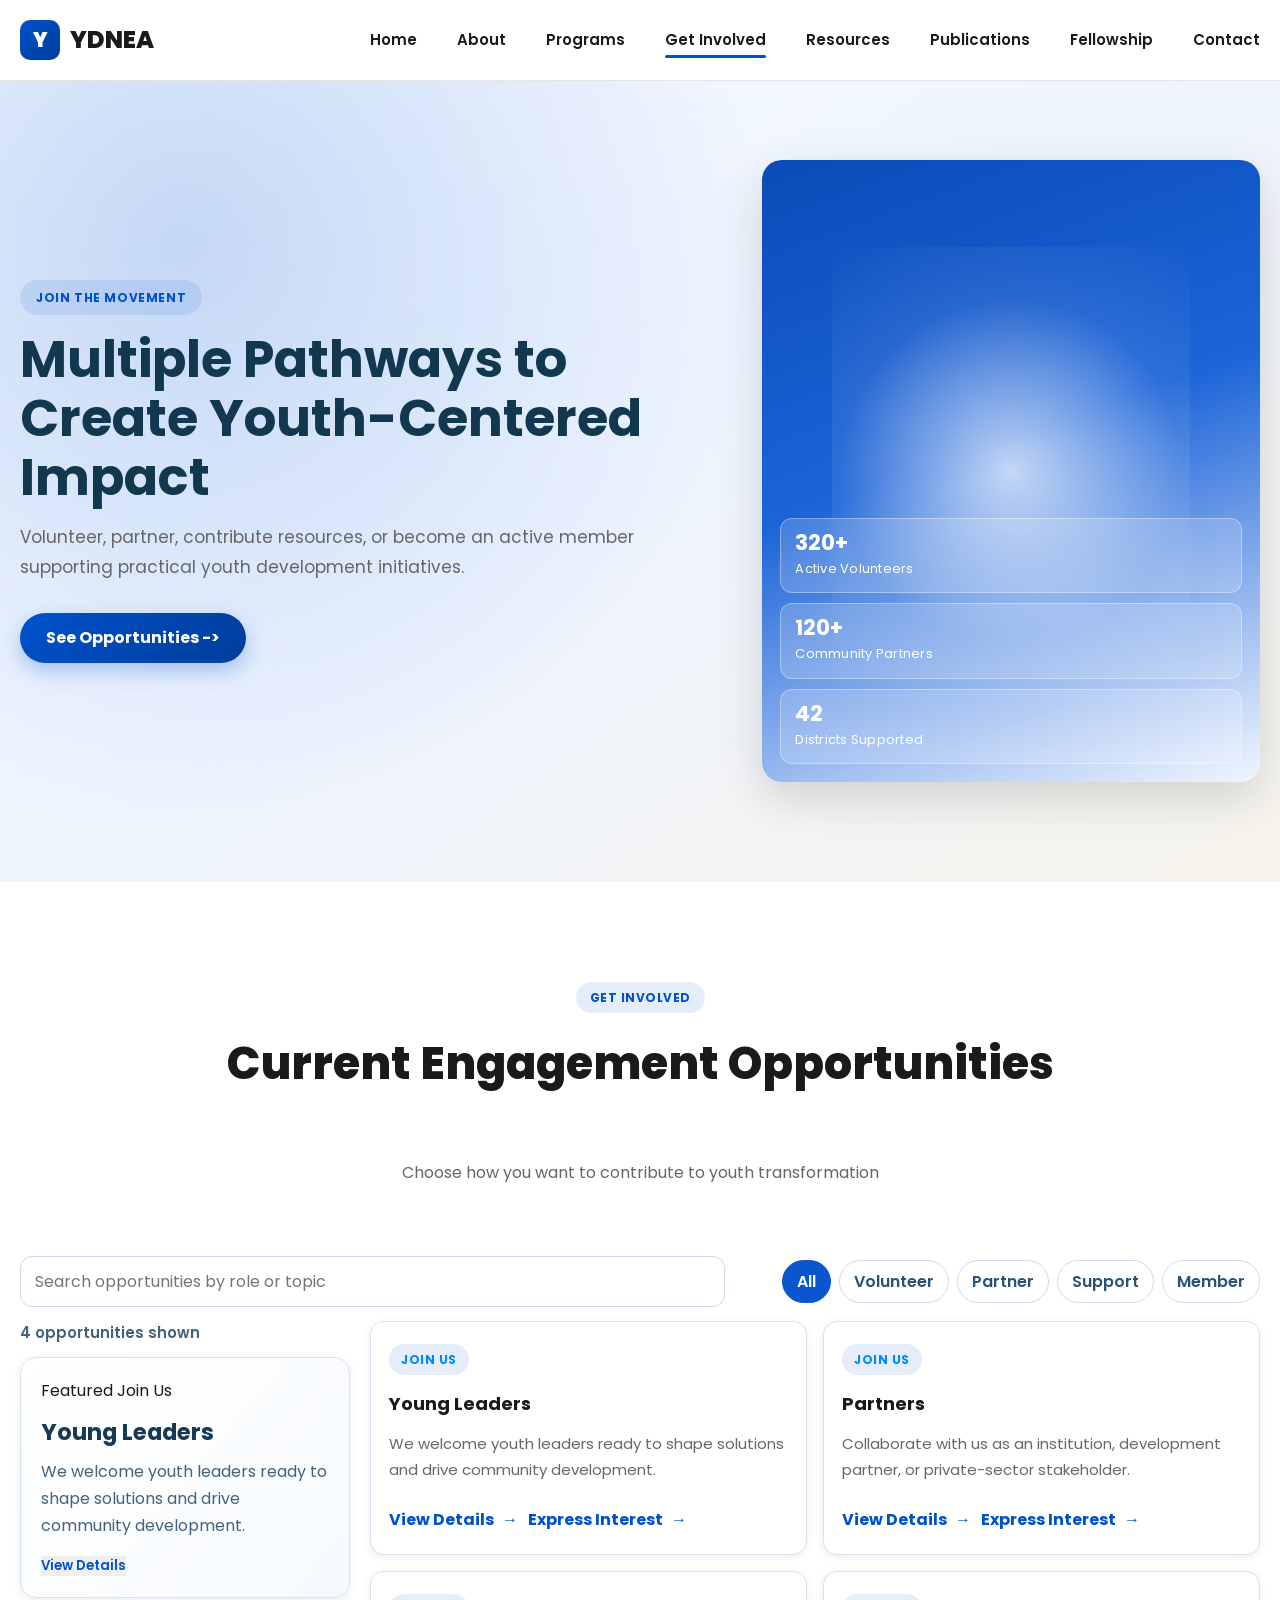
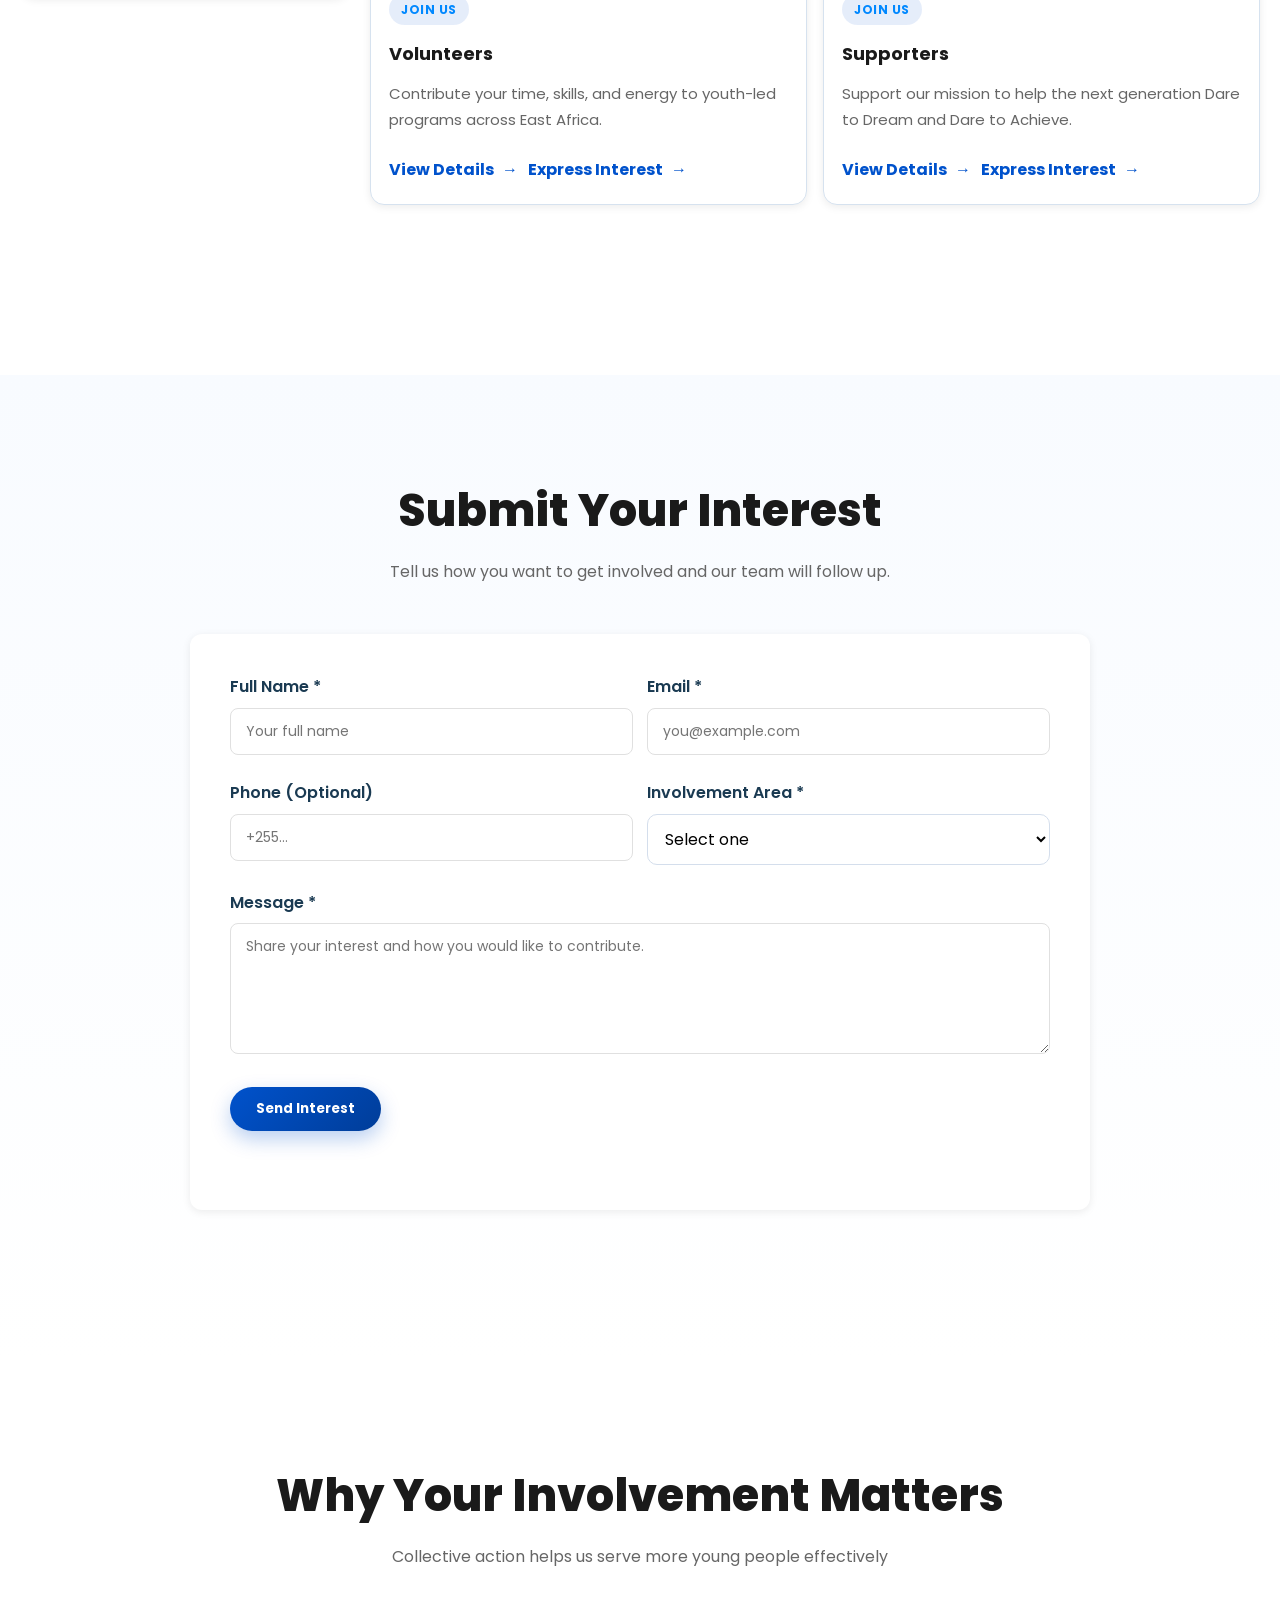
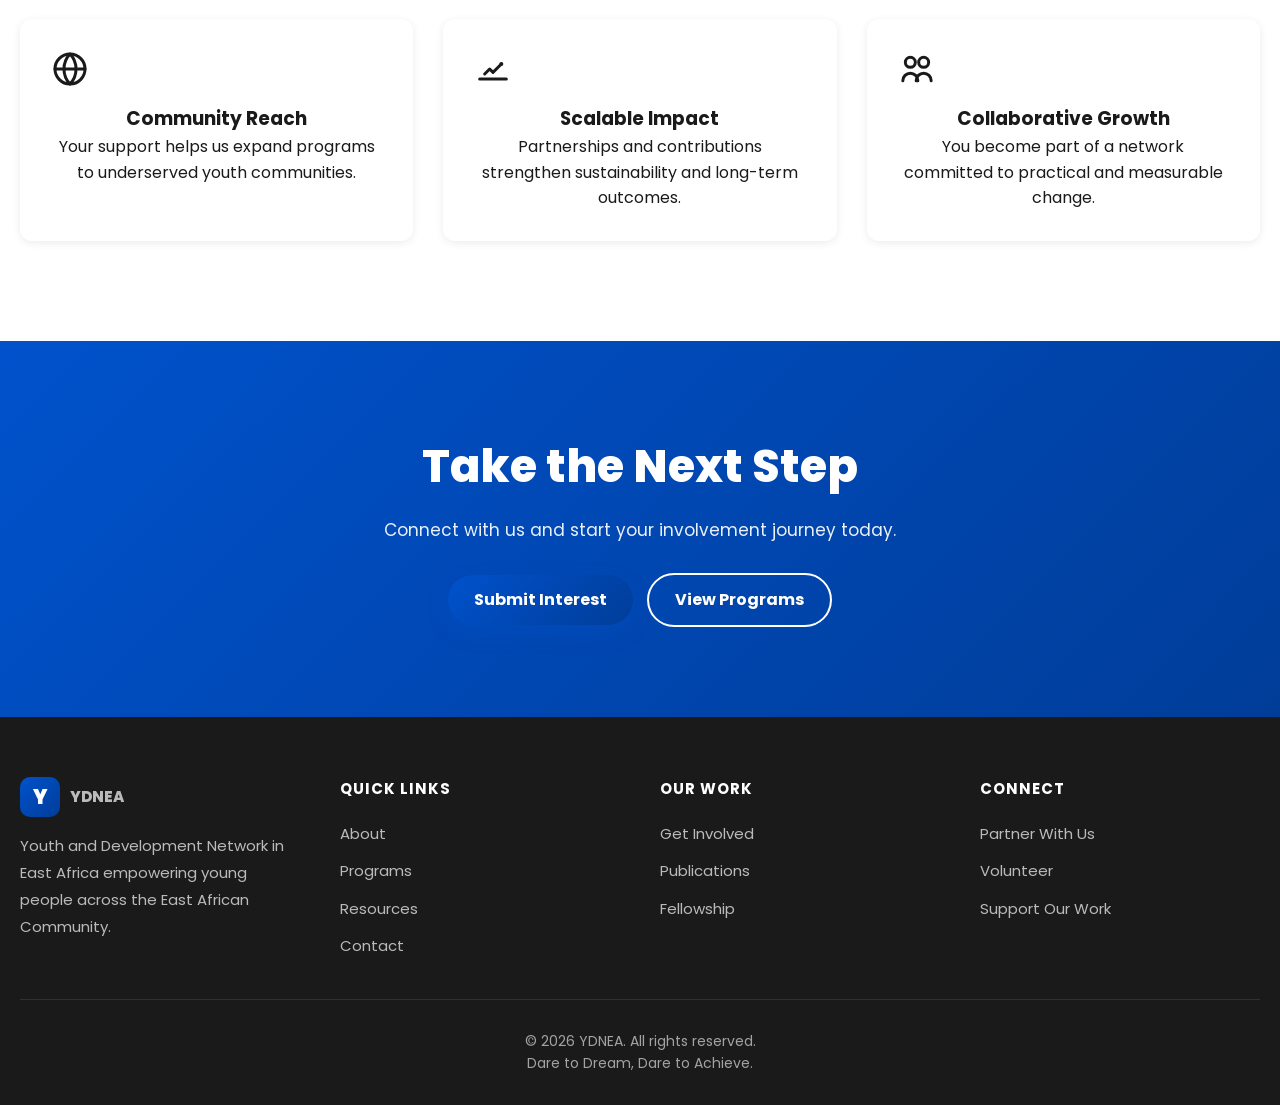
<file: public/involved.html>
<!DOCTYPE html>
<html lang="en">
<head>
  <meta charset="UTF-8" />
  <meta name="viewport" content="width=device-width, initial-scale=1.0" />
  <meta name="description" content="Get involved with YDNEA" />
  <title>Get Involved | YDNEA</title>
  <link rel="preconnect" href="https://fonts.googleapis.com" />
  <link rel="preconnect" href="https://fonts.gstatic.com" crossorigin />
  <link href="https://fonts.googleapis.com/css2?family=Poppins:wght@300;400;500;600;700;800;900&family=Sora:wght@400;500;600;700&display=swap" rel="stylesheet" />
  <link rel="stylesheet" href="assets/css/styles.css" />
</head>
<body data-page="involved">
  <a class="skip-link" href="#main-content">Skip to content</a>
  <header class="navbar-fixed">
    <nav class="navbar-container">
      <a href="index.html" class="logo"><span class="logo-icon">Y</span>YDNEA</a>
      <button class="hamburger" id="hamburger" aria-expanded="false" aria-controls="navMenu" aria-label="Open navigation menu"><span></span><span></span><span></span></button>
      <ul class="nav-menu" id="navMenu">
        <li><a href="index.html" class="nav-item" data-page="home">Home</a></li>
        <li><a href="about.html" class="nav-item" data-page="about">About</a></li>
        <li><a href="programs.html" class="nav-item" data-page="programs">Programs</a></li>
        <li><a href="involved.html" class="nav-item active" data-page="involved">Get Involved</a></li>
        <li><a href="resources.html" class="nav-item" data-page="resources">Resources</a></li>
        <li><a href="publications.html" class="nav-item" data-page="publications">Publications</a></li>
        <li><a href="fellowship.html" class="nav-item" data-page="fellowship">Fellowship</a></li>
        <li><a href="contact.html" class="nav-item" data-page="contact">Contact</a></li>
      </ul>
    </nav>
  </header>

  <main id="main-content">
    <section class="hero-full involved-hero">
      <div class="section-container">
        <div class="involved-hero-layout">
          <div class="involved-hero-copy">
            <span class="badge">Join The Movement</span>
            <h1 class="reveal">Multiple Pathways to Create Youth-Centered Impact</h1>
            <p class="lead reveal">Volunteer, partner, contribute resources, or become an active member supporting practical youth development initiatives.</p>
            <a href="#involved-grid" class="cta-button reveal">See Opportunities -></a>
          </div>
          <div class="hero-image-placeholder reveal involved-hero-art">
            <div class="involved-hero-overlay"></div>
            <div class="involved-hero-metrics">
              <article><strong>320+</strong><span>Active Volunteers</span></article>
              <article><strong>120+</strong><span>Community Partners</span></article>
              <article><strong>42</strong><span>Districts Supported</span></article>
            </div>
          </div>
        </div>
      </div>
    </section>

    <section class="involvement-full involved-opportunities">
      <div class="involvement-inner">
        <div class="section-header-center">
          <span class="section-badge">Get Involved</span>
          <h2 class="section-heading">Current Engagement Opportunities</h2>
          <p class="section-subtitle">Choose how you want to contribute to youth transformation</p>
        </div>

        <div class="involved-toolbar reveal">
          <div class="involved-search-wrap">
            <label for="involved-search" class="sr-only">Search opportunities</label>
            <input id="involved-search" type="search" placeholder="Search opportunities by role or topic" />
          </div>
          <div class="involved-filters" role="group" aria-label="Filter opportunities">
            <button type="button" class="involved-filter active" data-involved-filter="all">All</button>
            <button type="button" class="involved-filter" data-involved-filter="volunteer">Volunteer</button>
            <button type="button" class="involved-filter" data-involved-filter="partner">Partner</button>
            <button type="button" class="involved-filter" data-involved-filter="support">Support</button>
            <button type="button" class="involved-filter" data-involved-filter="member">Member</button>
          </div>
        </div>

        <div class="involved-content-layout">
          <aside class="involved-featured-rail reveal">
            <p id="involved-count" class="involved-count">0 opportunities shown</p>
            <article id="involved-featured" class="involved-featured-card"></article>
          </aside>
          <div id="involved-grid" class="involvement-grid involved-grid-pro reveal"></div>
        </div>
      </div>
    </section>

    <section class="about-full involvement-inquiry-section" id="involvement-inquiry">
      <div class="section-container">
        <div class="section-header text-center">
          <h2>Submit Your Interest</h2>
          <p class="section-subtitle">Tell us how you want to get involved and our team will follow up.</p>
        </div>
        <form id="involvement-inquiry-form" class="contact-form-wrapper" novalidate>
          <div class="form-grid">
            <div class="form-group">
              <label for="involvement-name">Full Name *</label>
              <input id="involvement-name" name="name" type="text" required placeholder="Your full name" />
            </div>
            <div class="form-group">
              <label for="involvement-email">Email *</label>
              <input id="involvement-email" name="email" type="email" required placeholder="you@example.com" />
            </div>
          </div>
          <div class="form-grid">
            <div class="form-group">
              <label for="involvement-phone">Phone (Optional)</label>
              <input id="involvement-phone" name="phone" type="tel" placeholder="+255..." />
            </div>
            <div class="form-group">
              <label for="involvement-area">Involvement Area *</label>
              <select id="involvement-area" name="area" required>
                <option value="">Select one</option>
                <option value="Join as a Volunteer">Join as a Volunteer</option>
                <option value="Partner With Us">Partner With Us</option>
                <option value="Donate / Support Us">Donate / Support Us</option>
                <option value="Become a Member">Become a Member</option>
              </select>
            </div>
          </div>
          <div class="form-group">
            <label for="involvement-message">Message *</label>
            <textarea id="involvement-message" name="message" rows="5" required placeholder="Share your interest and how you would like to contribute."></textarea>
          </div>
          <button class="cta-button" type="submit">Send Interest</button>
          <p id="involvement-inquiry-status" class="form-status" aria-live="polite"></p>
        </form>
      </div>
    </section>

    <section class="resources-full">
      <div class="section-container">
        <div class="section-header text-center">
          <h2>Why Your Involvement Matters</h2>
          <p class="section-subtitle">Collective action helps us serve more young people effectively</p>
        </div>
        <div class="benefits-grid">
          <article class="benefit-card reveal"><span class="ben-icon" aria-hidden="true"><svg viewBox="0 0 24 24" fill="none"><circle cx="12" cy="12" r="9" stroke="currentColor" stroke-width="1.8"/><path d="M3 12h18M12 3a13 13 0 0 1 0 18M12 3a13 13 0 0 0 0 18" stroke="currentColor" stroke-width="1.8" stroke-linecap="round"/></svg></span><h3>Community Reach</h3><p>Your support helps us expand programs to underserved youth communities.</p></article>
          <article class="benefit-card reveal"><span class="ben-icon" aria-hidden="true"><svg viewBox="0 0 24 24" fill="none"><path d="M4 18h16M7 15l3-3 2 2 5-5" stroke="currentColor" stroke-width="1.8" stroke-linecap="round" stroke-linejoin="round"/><circle cx="17" cy="9" r="1.2" fill="currentColor"/></svg></span><h3>Scalable Impact</h3><p>Partnerships and contributions strengthen sustainability and long-term outcomes.</p></article>
          <article class="benefit-card reveal"><span class="ben-icon" aria-hidden="true"><svg viewBox="0 0 24 24" fill="none"><path d="M8 11a3 3 0 1 0 0-6 3 3 0 0 0 0 6zm8 0a3 3 0 1 0 0-6 3 3 0 0 0 0 6zM3.5 19a4.5 4.5 0 0 1 9 0M11.5 19a4.5 4.5 0 0 1 9 0" stroke="currentColor" stroke-width="1.8" stroke-linecap="round"/></svg></span><h3>Collaborative Growth</h3><p>You become part of a network committed to practical and measurable change.</p></article>
        </div>
      </div>
    </section>

    <section class="cta-full">
      <div class="section-container">
        <h2>Take the Next Step</h2>
        <p>Connect with us and start your involvement journey today.</p>
        <div class="cta-buttons"><a href="#involvement-inquiry" class="cta-button">Submit Interest</a><a href="programs.html" class="cta-button secondary">View Programs</a></div>
      </div>
    </section>
  </main>

  <div id="involved-modal" class="involved-modal" aria-hidden="true" role="dialog" aria-modal="true" aria-labelledby="involved-modal-title">
    <div class="involved-modal-backdrop" data-close-involved-modal></div>
    <div class="involved-modal-panel">
      <button class="involved-modal-close" type="button" aria-label="Close involvement details" data-close-involved-modal>&times;</button>
      <span id="involved-modal-tag" class="tag">Get Involved</span>
      <h3 id="involved-modal-title">Opportunity</h3>
      <p id="involved-modal-description"></p>
      <div class="involved-modal-actions">
        <button id="involved-share-copy" type="button" class="cta-button secondary">Copy Link</button>
        <a id="involved-modal-interest" href="#involvement-inquiry" class="cta-button" data-close-involved-modal>Express Interest</a>
      </div>
    </div>
  </div>

  <footer class="footer-full"><div class="footer-container"><div class="footer-grid"><div class="footer-col"><a href="index.html" class="footer-logo"><span class="logo-icon">Y</span>YDNEA</a><p>Youth and Development Network in East Africa empowering young people across the East African Community.</p></div><div class="footer-col"><h4>Quick Links</h4><ul><li><a href="about.html">About</a></li><li><a href="programs.html">Programs</a></li><li><a href="resources.html">Resources</a></li><li><a href="contact.html">Contact</a></li></ul></div><div class="footer-col"><h4>Our Work</h4><ul><li><a href="involved.html">Get Involved</a></li><li><a href="publications.html">Publications</a></li><li><a href="fellowship.html">Fellowship</a></li></ul></div><div class="footer-col"><h4>Connect</h4><ul><li><a href="contact.html">Partner With Us</a></li><li><a href="contact.html">Volunteer</a></li><li><a href="contact.html">Support Our Work</a></li></ul></div></div><div class="footer-bottom"><p>&copy; <span id="year"></span> YDNEA. All rights reserved.</p><p>Dare to Dream, Dare to Achieve.</p></div></div></footer>

  <script src="assets/js/main.js?v=20260324b"></script>
</body>
</html>
</file>
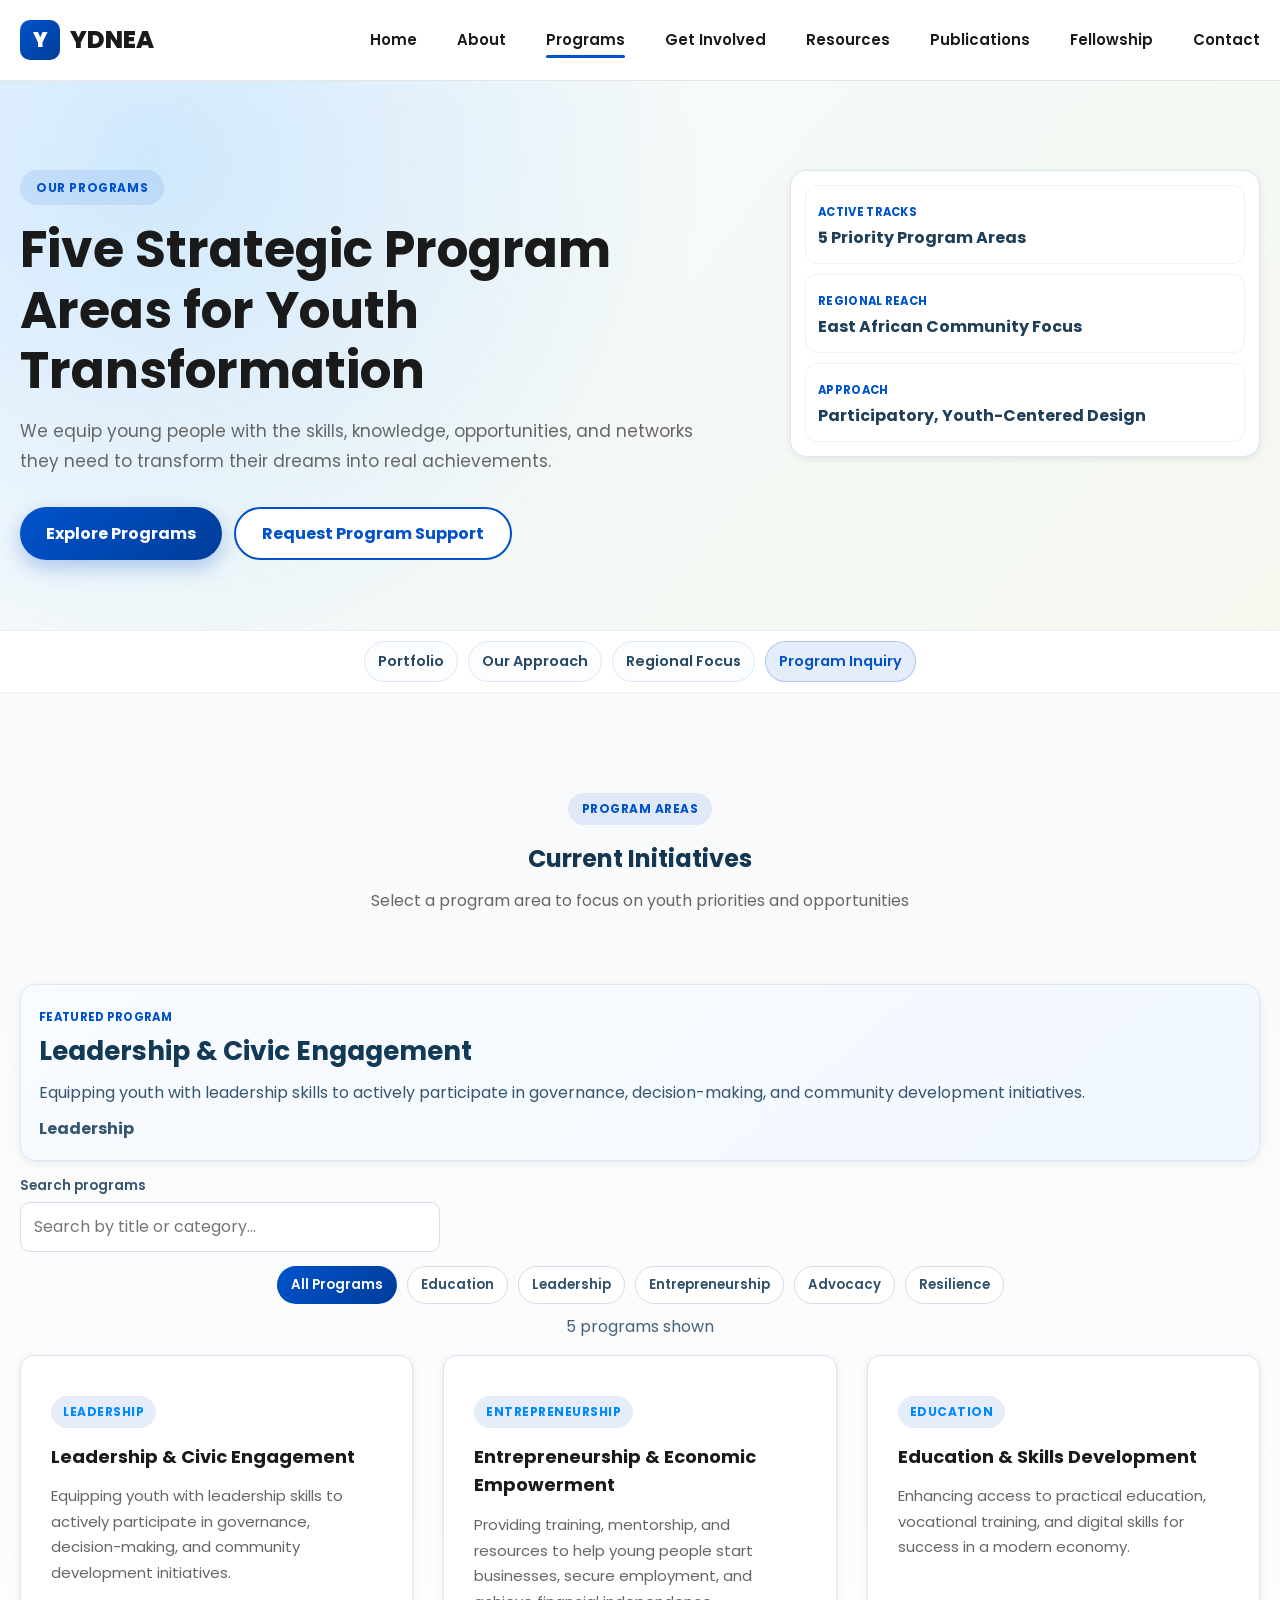
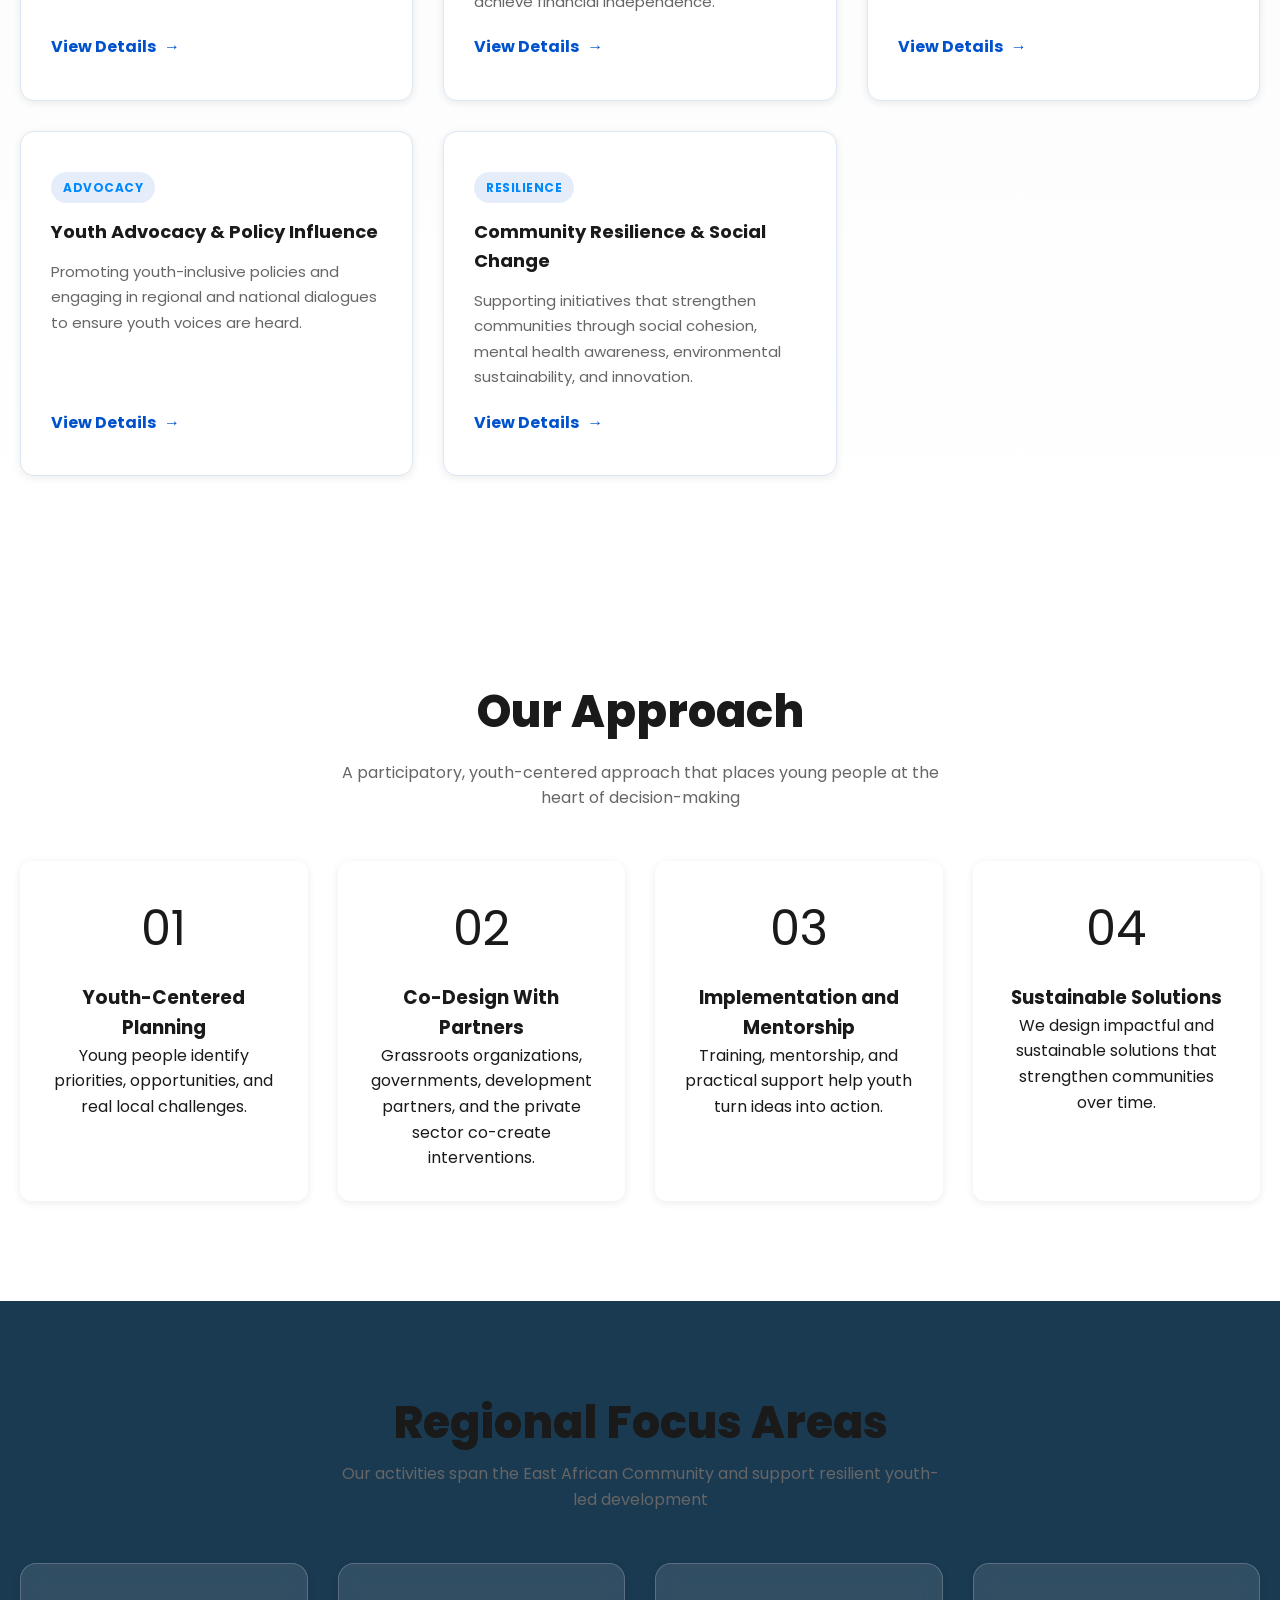
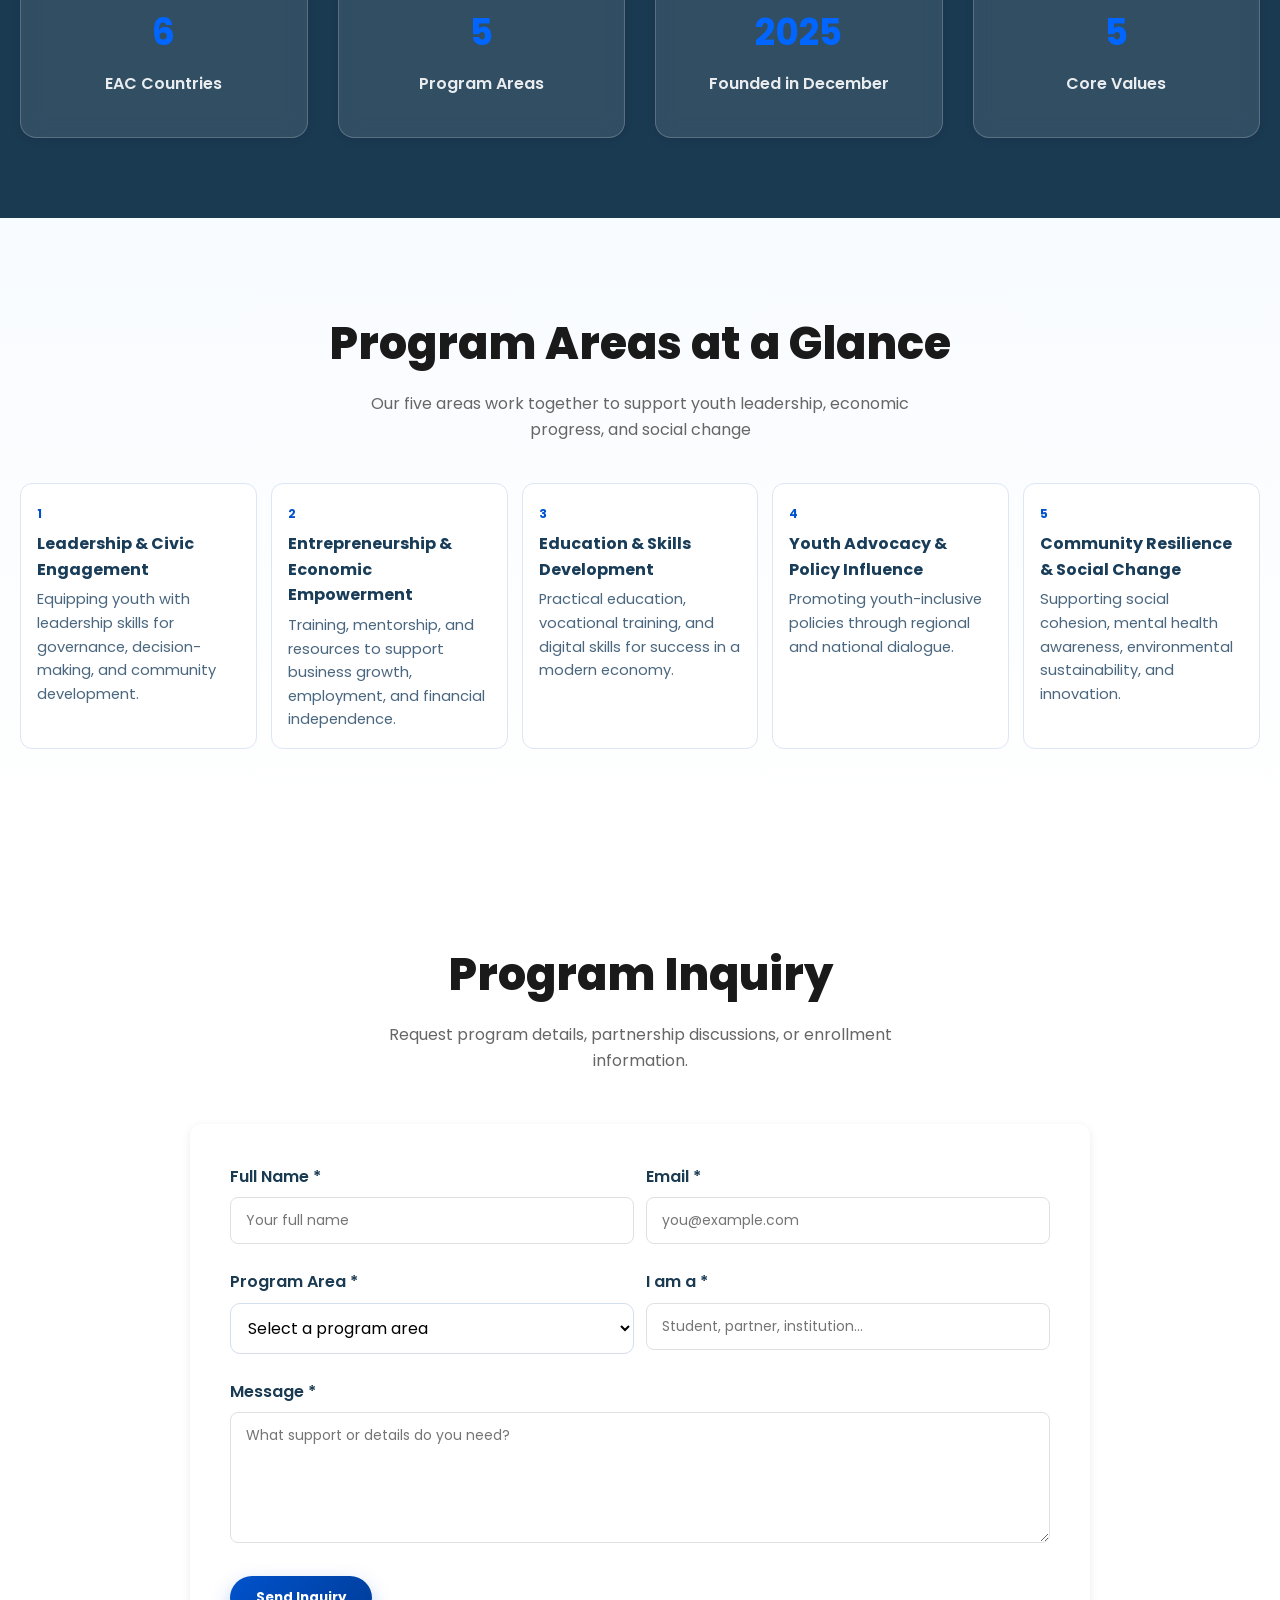
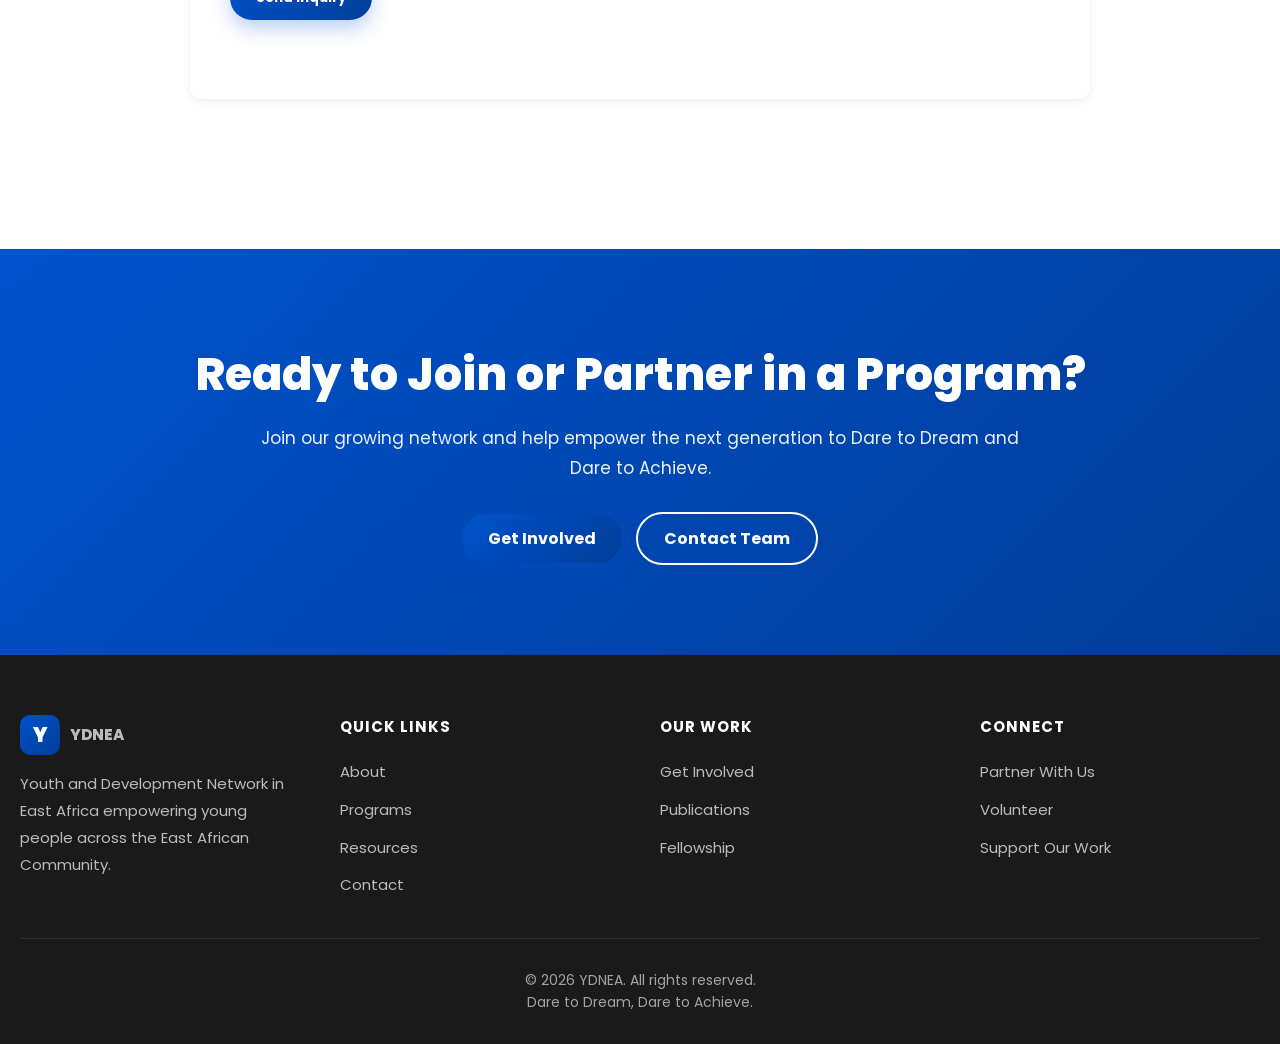
<file: public/programs.html>
<!DOCTYPE html>
<html lang="en">
  <head>
    <meta charset="UTF-8" />
    <meta name="viewport" content="width=device-width, initial-scale=1.0" />
    <meta name="description"
      content="Our programs: Leadership and Civic Engagement, Entrepreneurship and Economic Empowerment, Education and Skills Development, Youth Advocacy and Policy Influence, and Community Resilience and Social Change." />
    <title>Programs | YDNEA</title>
    <link rel="preconnect" href="https://fonts.googleapis.com" />
    <link rel="preconnect" href="https://fonts.gstatic.com" crossorigin />
    <link
      href="https://fonts.googleapis.com/css2?family=Poppins:wght@300;400;500;600;700;800;900&family=Sora:wght@400;500;600;700&display=swap"
      rel="stylesheet" />
    <link rel="stylesheet" href="assets/css/styles.css" />
  </head>
  <body data-page="programs" class="programs-page">
    <a class="skip-link" href="#main-content">Skip to content</a>

    <header class="navbar-fixed">
      <nav class="navbar-container">
        <a href="index.html" class="logo"><span
            class="logo-icon">Y</span>YDNEA</a>
        <button class="hamburger" id="hamburger" aria-expanded="false"
          aria-controls="navMenu"
          aria-label="Open navigation menu"><span></span><span></span><span></span></button>
        <ul class="nav-menu" id="navMenu">
          <li><a href="index.html" class="nav-item"
              data-page="home">Home</a></li>
          <li><a href="about.html" class="nav-item"
              data-page="about">About</a></li>
          <li><a href="programs.html" class="nav-item active"
              data-page="programs">Programs</a></li>
          <li><a href="involved.html" class="nav-item" data-page="involved">Get
              Involved</a></li>
          <li><a href="resources.html" class="nav-item"
              data-page="resources">Resources</a></li>
          <li><a href="publications.html" class="nav-item"
              data-page="publications">Publications</a></li>
          <li><a href="fellowship.html" class="nav-item"
              data-page="fellowship">Fellowship</a></li>
          <li><a href="contact.html" class="nav-item"
              data-page="contact">Contact</a></li>
        </ul>
      </nav>
    </header>

    <main id="main-content">
      <section class="hero-full programs-hero">
        <div class="section-container programs-hero-grid">
          <div>
            <span class="badge">OUR PROGRAMS</span>
            <h1 class="programs-hero-title reveal">Five Strategic Program Areas
              for Youth Transformation</h1>
            <p class="lead reveal">We equip young people with the skills,
              knowledge, opportunities, and networks they need to transform
              their dreams into real achievements.</p>
            <div class="programs-hero-actions reveal">
              <a href="#program-portfolio" class="cta-button">Explore
                Programs</a>
              <a href="contact.html" class="cta-button secondary">Request
                Program Support</a>
            </div>
          </div>

          <div class="programs-hero-panel reveal"
            aria-label="Program performance highlights">
            <article>
              <span class="programs-kicker">Active Tracks</span>
              <h3>5 Priority Program Areas</h3>
            </article>
            <article>
              <span class="programs-kicker">Regional Reach</span>
              <h3>East African Community Focus</h3>
            </article>
            <article>
              <span class="programs-kicker">Approach</span>
              <h3>Participatory, Youth-Centered Design</h3>
            </article>
          </div>
        </div>
      </section>

      <section class="programs-quicknav">
        <div class="section-container">
          <nav class="programs-quicknav-list" aria-label="Programs quick links">
            <a href="#program-portfolio">Portfolio</a>
            <a href="#delivery-model">Our Approach</a>
            <a href="#program-outcomes">Regional Focus</a>
            <a href="#program-inquiry">Program Inquiry</a>
          </nav>
        </div>
      </section>

      <section class="programs-full" id="program-portfolio">
        <div class="programs-inner">
          <div class="section-header-center">
            <span class="section-badge">Program Areas</span>
            <h2 class="programs-section-title">Current Initiatives</h2>
            <p class="section-subtitle">Select a program area to focus on youth
              priorities and opportunities</p>
          </div>

          <article id="program-featured" class="program-featured-card reveal"
            aria-live="polite">
            <div class="program-featured-copy">
              <span class="programs-kicker">Featured Program</span>
              <h3>Loading featured program...</h3>
              <p>Program details will appear here.</p>
            </div>
          </article>

          <div class="program-toolbar reveal">
            <label for="program-search" class="program-search-label">Search
              programs</label>
            <input id="program-search" class="program-search-input"
              type="search" placeholder="Search by title or category..." />
          </div>

          <div class="program-filters reveal" role="tablist"
            aria-label="Program filters">
            <button class="program-filter active" data-program-filter="all">All
              Programs</button>
            <button class="program-filter"
              data-program-filter="education">Education</button>
            <button class="program-filter"
              data-program-filter="leadership">Leadership</button>
            <button class="program-filter"
              data-program-filter="entrepreneurship">Entrepreneurship</button>
            <button class="program-filter"
              data-program-filter="advocacy">Advocacy</button>
            <button class="program-filter"
              data-program-filter="resilience">Resilience</button>
          </div>

          <p class="program-count" id="program-count" aria-live="polite"></p>
          <div id="programs-grid" class="programs-grid"></div>
        </div>
      </section>

      <section class="about-full" id="delivery-model">
        <div class="section-container">
          <div class="section-header text-center">
            <h2>Our Approach</h2>
            <p class="section-subtitle">A participatory, youth-centered
              approach that places young people at the heart of decision-making</p>
          </div>

          <div class="program-details-grid">
            <article class="program-detail-card reveal"><span
                class="detail-icon">01</span><h3>Youth-Centered
                Planning</h3><p>Young people identify priorities, opportunities,
                and real local challenges.</p></article>
            <article class="program-detail-card reveal"><span
                class="detail-icon">02</span><h3>Co-Design With
                Partners</h3><p>Grassroots organizations, governments,
                development partners, and the private sector co-create
                interventions.</p></article>
            <article class="program-detail-card reveal"><span
                class="detail-icon">03</span><h3>Implementation and
                Mentorship</h3><p>Training, mentorship, and practical support
                help youth turn ideas into action.</p></article>
            <article class="program-detail-card reveal"><span
                class="detail-icon">04</span><h3>Sustainable
                Solutions</h3><p>We design impactful and sustainable solutions
                that strengthen communities over time.</p></article>
          </div>
        </div>
      </section>

      <section class="stats-full program-outcomes" id="program-outcomes">
        <div class="section-container">
          <div class="section-header text-center">
            <h2 class="section-heading-white">Regional Focus Areas</h2>
            <p class="section-subtitle">Our activities span the East African
              Community and support resilient youth-led development</p>
          </div>
          <div class="impact-grid">
            <article class="stat-card reveal">
              <p class="stat-number" data-counter="6">0</p>
              <p class="stat-label">EAC Countries</p>
            </article>
            <article class="stat-card reveal">
              <p class="stat-number" data-counter="5">0</p>
              <p class="stat-label">Program Areas</p>
            </article>
            <article class="stat-card reveal">
              <p class="stat-number" data-counter="2025">0</p>
              <p class="stat-label">Founded in December</p>
            </article>
            <article class="stat-card reveal">
              <p class="stat-number" data-counter="5">0</p>
              <p class="stat-label">Core Values</p>
            </article>
          </div>
        </div>
      </section>

      <section class="program-pathway" id="program-pathway">
        <div class="section-container">
          <div class="section-header text-center">
            <h2>Program Areas at a Glance</h2>
            <p class="section-subtitle">Our five areas work together to support
              youth leadership, economic progress, and social change</p>
          </div>

          <div class="pathway-grid">
            <article class="pathway-step reveal"><span>1</span><h3>Leadership &
                Civic Engagement</h3><p>Equipping youth with leadership skills
                for governance, decision-making, and community development.</p></article>
            <article class="pathway-step reveal"><span>2</span><h3>Entrepreneurship
                & Economic Empowerment</h3><p>Training, mentorship, and
                resources to support business growth, employment, and financial
                independence.</p></article>
            <article class="pathway-step reveal"><span>3</span><h3>Education &
                Skills Development</h3><p>Practical education, vocational
                training, and digital skills for success in a modern economy.</p></article>
            <article class="pathway-step reveal"><span>4</span><h3>Youth
                Advocacy & Policy Influence</h3><p>Promoting youth-inclusive
                policies through regional and national dialogue.</p></article>
            <article class="pathway-step reveal"><span>5</span><h3>Community
                Resilience & Social Change</h3><p>Supporting social cohesion,
                mental health awareness, environmental sustainability, and
                innovation.</p></article>
          </div>
        </div>
      </section>

      <section class="about-full program-inquiry-section" id="program-inquiry">
        <div class="section-container">
          <div class="section-header text-center">
            <h2>Program Inquiry</h2>
            <p class="section-subtitle">Request program details, partnership
              discussions, or enrollment information.</p>
          </div>
          <form id="program-inquiry-form"
            class="contact-form-wrapper program-inquiry-form" novalidate>
            <div class="form-grid">
              <div class="form-group"><label for="program-inquiry-name">Full
                  Name *</label><input id="program-inquiry-name" name="name"
                  type="text" required placeholder="Your full name" /></div>
              <div class="form-group"><label for="program-inquiry-email">Email
                  *</label><input id="program-inquiry-email" name="email"
                  type="email" required placeholder="you@example.com" /></div>
            </div>
            <div class="form-grid">
              <div class="form-group">
                <label for="program-inquiry-track">Program Area *</label>
                <select id="program-inquiry-track" name="track" required>
                  <option value>Select a program area</option>
                  <option value="Leadership & Civic Engagement">Leadership & Civic Engagement</option>
                  <option value="Entrepreneurship & Economic Empowerment">Entrepreneurship & Economic Empowerment</option>
                  <option value="Education & Skills Development">Education & Skills Development</option>
                  <option value="Youth Advocacy & Policy Influence">Youth Advocacy & Policy Influence</option>
                  <option value="Community Resilience & Social Change">Community Resilience & Social Change</option>
                </select>
              </div>
              <div class="form-group"><label for="program-inquiry-role">I am a
                  *</label><input id="program-inquiry-role" name="role"
                  type="text" required
                  placeholder="Student, partner, institution..." /></div>
            </div>
            <div class="form-group"><label for="program-inquiry-message">Message
                *</label><textarea id="program-inquiry-message" name="message"
                rows="5" required
                placeholder="What support or details do you need?"></textarea></div>
            <button class="cta-button" type="submit">Send Inquiry</button>
            <p id="program-inquiry-status" class="form-status"
              aria-live="polite"></p>
          </form>
        </div>
      </section>

      <section class="cta-full">
        <div class="section-container">
          <h2>Ready to Join or Partner in a Program?</h2>
          <p>Join our growing network and help empower the next generation to
            Dare to Dream and Dare to Achieve.</p>
          <div class="cta-buttons">
            <a href="involved.html" class="cta-button">Get Involved</a>
            <a href="contact.html" class="cta-button secondary">Contact Team</a>
          </div>
        </div>
      </section>
    </main>

    <div id="program-modal" class="program-modal" aria-hidden="true"
      role="dialog" aria-modal="true" aria-labelledby="program-modal-title">
      <div class="program-modal-backdrop" data-close-program-modal></div>
      <div class="program-modal-panel">
        <button class="program-modal-close" type="button"
          aria-label="Close program details"
          data-close-program-modal>&times;</button>
        <span id="program-modal-tag" class="tag">Program</span>
        <h3 id="program-modal-title">Program Title</h3>
        <p id="program-modal-description"></p>
        <div class="program-modal-actions">
          <a href="#program-inquiry" class="cta-button"
            data-close-program-modal>Inquire About This Program</a>
        </div>
      </div>
    </div>

    <footer class="footer-full">
      <div class="footer-container">
        <div class="footer-grid">
          <div class="footer-col">
            <a href="index.html" class="footer-logo"><span
                class="logo-icon">Y</span>YDNEA</a>
            <p>Youth and Development Network in East Africa empowering young
              people across the East African Community.</p>
          </div>
          <div class="footer-col"><h4>Quick Links</h4><ul><li><a
                  href="about.html">About</a></li><li><a
                  href="programs.html">Programs</a></li><li><a
                  href="resources.html">Resources</a></li><li><a
                  href="contact.html">Contact</a></li></ul></div>
          <div class="footer-col"><h4>Our Work</h4><ul><li><a
                  href="involved.html">Get Involved</a></li><li><a
                  href="publications.html">Publications</a></li><li><a
                  href="fellowship.html">Fellowship</a></li></ul></div>
          <div class="footer-col"><h4>Connect</h4><ul><li><a
                  href="contact.html">Partner With Us</a></li><li><a
                  href="contact.html">Volunteer</a></li><li><a
                  href="contact.html">Support Our Work</a></li></ul></div>
        </div>
        <div class="footer-bottom"><p>&copy; <span id="year"></span> YDNEA. All
            rights reserved.</p><p>Dare to Dream, Dare to Achieve.</p></div>
      </div>
    </footer>

    <script src="assets/js/main.js?v=20260324b"></script>
  </body>
</html>
</file>
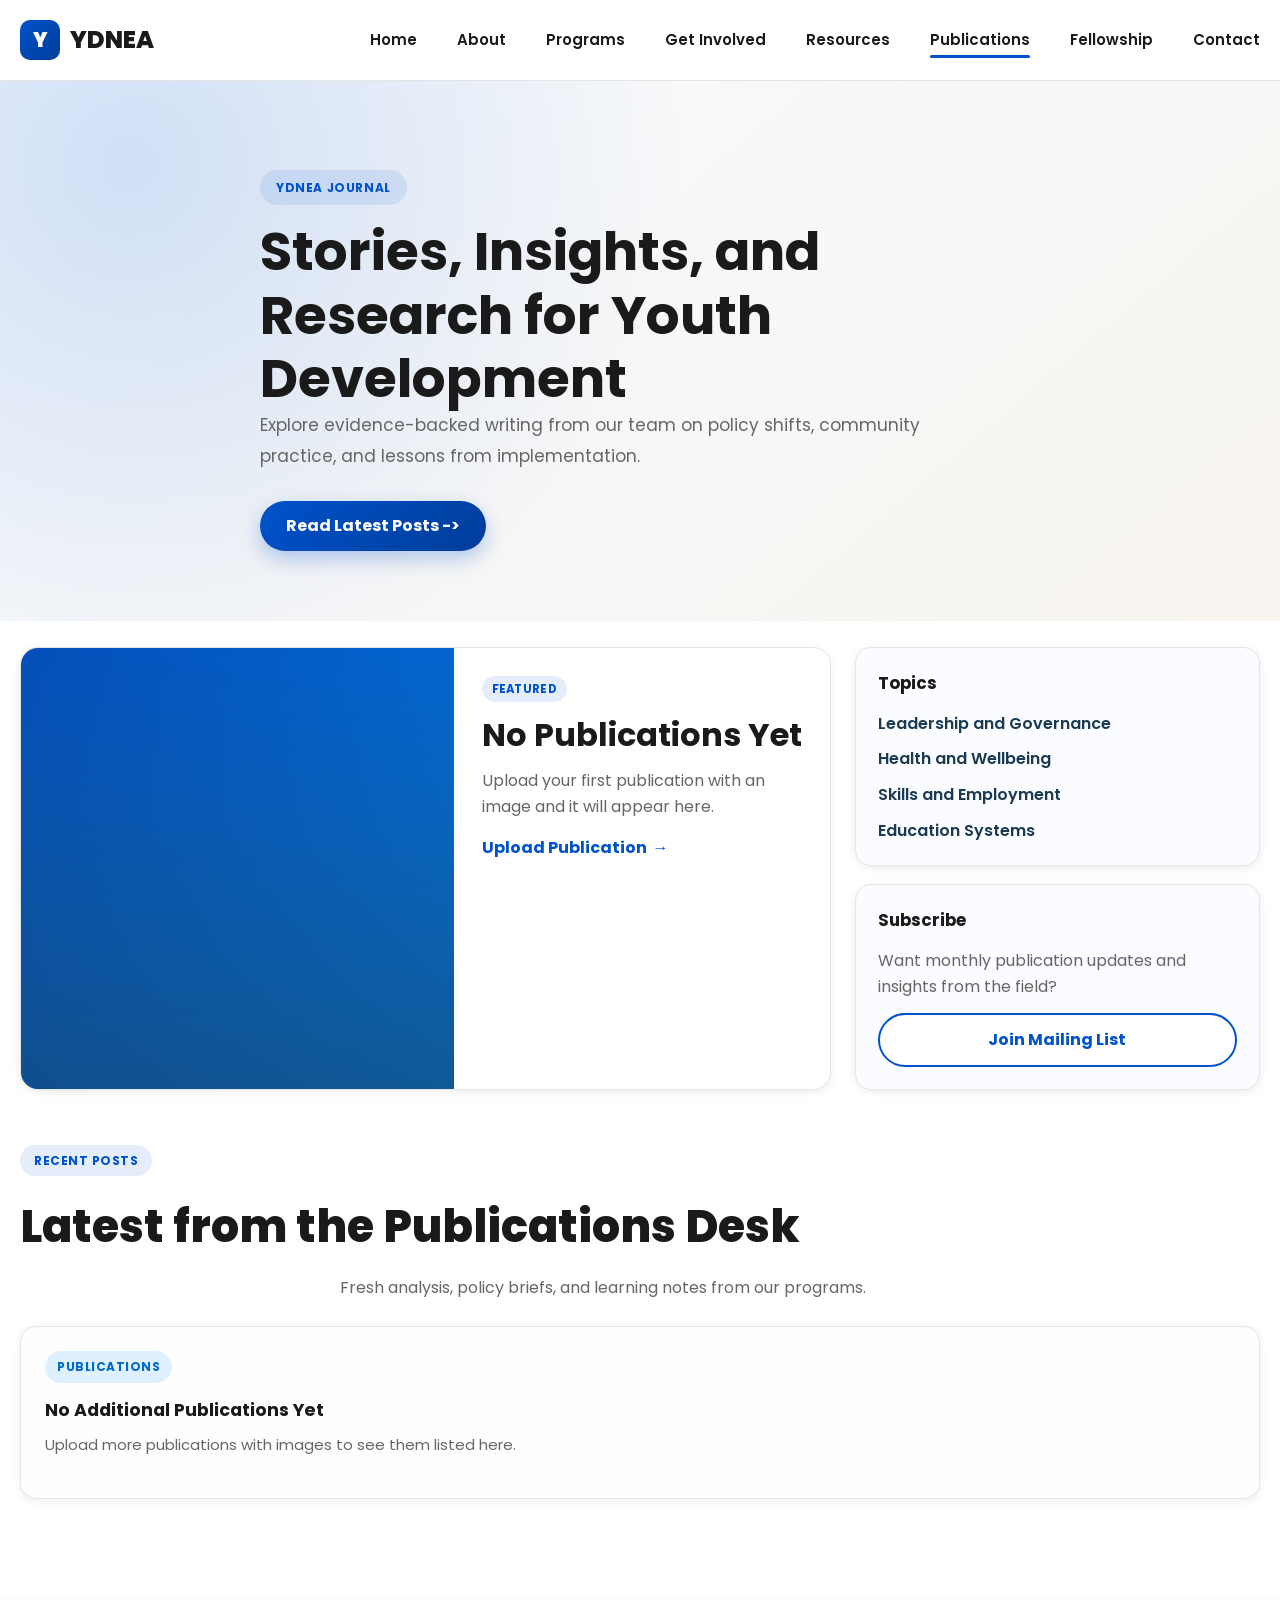
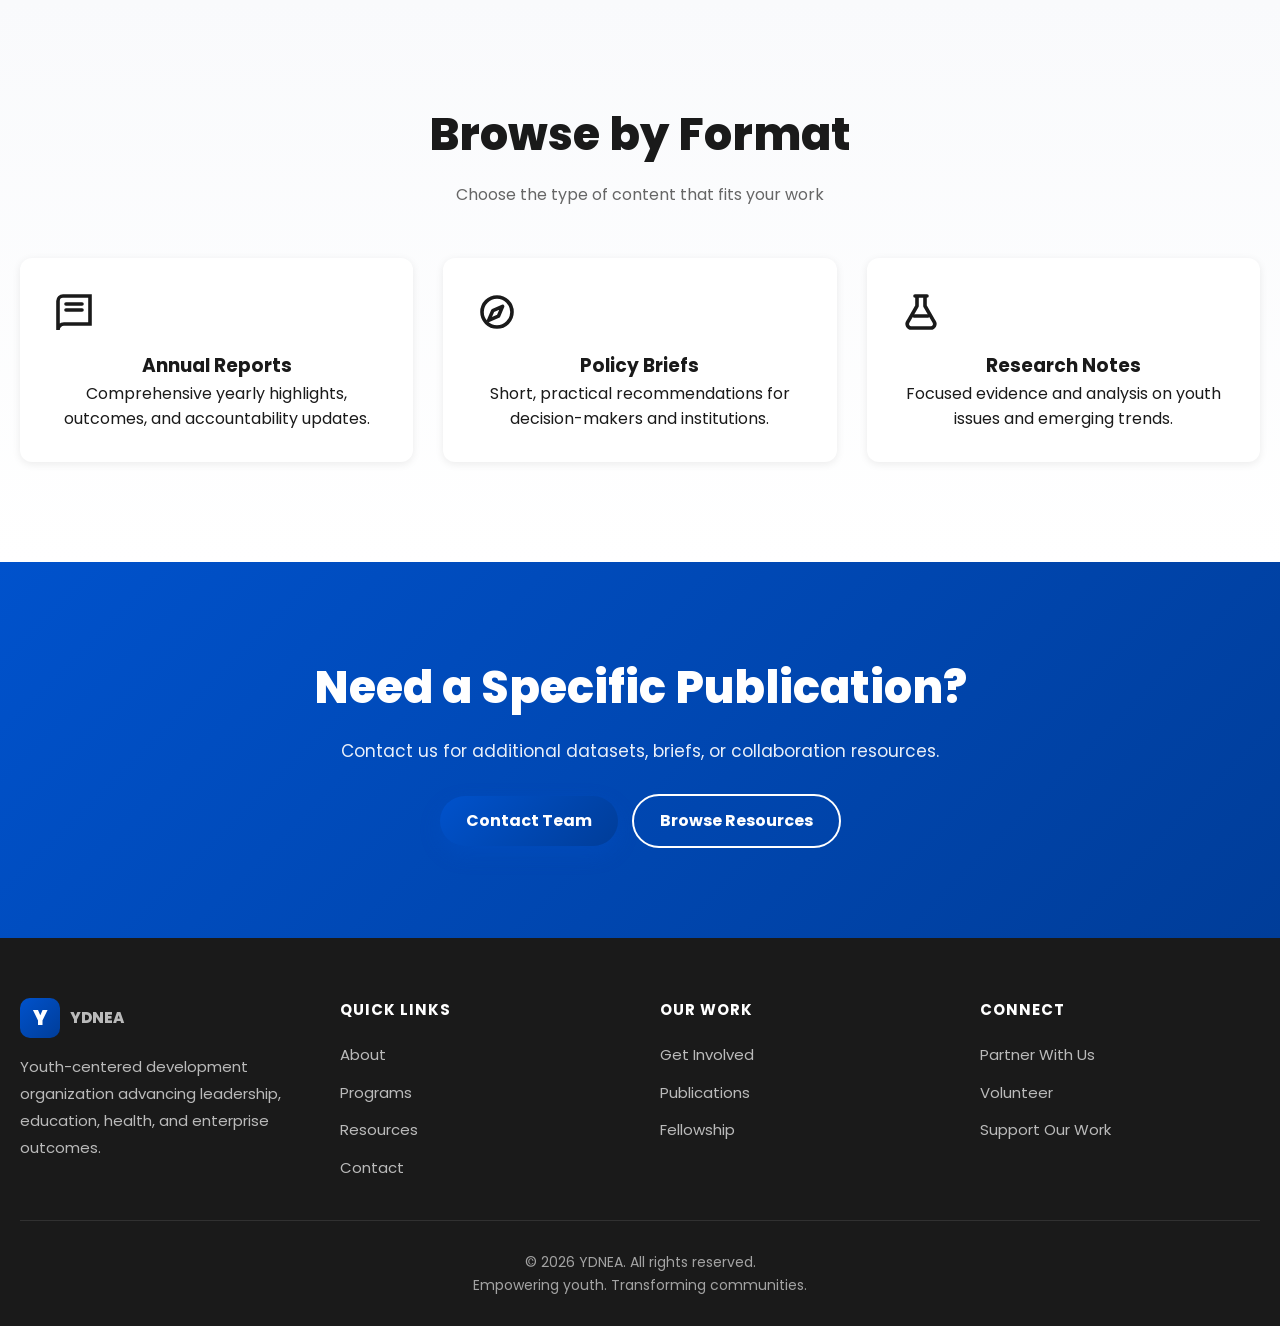
<file: public/publications.html>
<!DOCTYPE html>
<html lang="en">
  <head>
    <meta charset="UTF-8" />
    <meta name="viewport" content="width=device-width, initial-scale=1.0" />
    <meta name="description" content="Publications and policy resources" />
    <title>Publications | YDNEA</title>
    <link rel="preconnect" href="https://fonts.googleapis.com" />
    <link rel="preconnect" href="https://fonts.gstatic.com" crossorigin />
    <link
      href="https://fonts.googleapis.com/css2?family=Poppins:wght@300;400;500;600;700;800;900&family=Sora:wght@400;500;600;700&display=swap"
      rel="stylesheet" />
    <link rel="stylesheet" href="assets/css/styles.css" />
  </head>
  <body data-page="publications">
    <a class="skip-link" href="#main-content">Skip to content</a>
    <header class="navbar-fixed">
      <nav class="navbar-container">
        <a href="index.html" class="logo"><span
            class="logo-icon">Y</span>YDNEA</a>
        <button class="hamburger" id="hamburger" aria-expanded="false"
          aria-controls="navMenu"
          aria-label="Open navigation menu"><span></span><span></span><span></span></button>
        <ul class="nav-menu" id="navMenu">
          <li><a href="index.html" class="nav-item"
              data-page="home">Home</a></li>
          <li><a href="about.html" class="nav-item"
              data-page="about">About</a></li>
          <li><a href="programs.html" class="nav-item"
              data-page="programs">Programs</a></li>
          <li><a href="involved.html" class="nav-item" data-page="involved">Get
              Involved</a></li>
          <li><a href="resources.html" class="nav-item"
              data-page="resources">Resources</a></li>
          <li><a href="publications.html" class="nav-item active"
              data-page="publications">Publications</a></li>
          <li><a href="fellowship.html" class="nav-item"
              data-page="fellowship">Fellowship</a></li>
          <li><a href="contact.html" class="nav-item"
              data-page="contact">Contact</a></li>
        </ul>
      </nav>
    </header>

    <main id="main-content" class="publications-blog-page">
      <section class="hero-full publications-blog-hero">
        <div class="section-container">
          <div class="hero-content">
            <span class="badge">YDNEA Journal</span>
            <h1 class="reveal">Stories, Insights, and Research for Youth
              Development</h1>
            <p class="lead reveal">Explore evidence-backed writing from our team
              on policy shifts, community practice, and lessons from
              implementation.</p>
            <a href="#publications-grid" class="cta-button reveal">Read Latest
              Posts -></a>
          </div>
        </div>
      </section>

      <section class="publications-blog-content">
        <div class="section-container">
          <div class="blog-layout">
            <article id="featured-publication" class="blog-feature-card reveal">
              <div class="blog-feature-media" aria-hidden="true"></div>
              <div class="blog-feature-copy">
                <span class="blog-chip">Featured</span>
                <h2>Latest Publication</h2>
                <p>Upload publications with cover images to populate this
                  section from the database.</p>
                <a href="#publications-grid" class="link">See Posts</a>
              </div>
            </article>

            <aside class="blog-sidebar reveal" aria-label="Publication sidebar">
              <div class="blog-sidebar-card">
                <h3>Topics</h3>
                <ul>
                  <li><a href="#publications-grid">Leadership and
                      Governance</a></li>
                  <li><a href="#publications-grid">Health and Wellbeing</a></li>
                  <li><a href="#publications-grid">Skills and
                      Employment</a></li>
                  <li><a href="#publications-grid">Education Systems</a></li>
                </ul>
              </div>
              <div class="blog-sidebar-card">
                <h3>Subscribe</h3>
                <p>Want monthly publication updates and insights from the
                  field?</p>
                <a href="contact.html" class="cta-button secondary">Join Mailing
                  List</a>
              </div>
            </aside>
          </div>

          <div class="section-header blog-header">
            <span class="section-badge">Recent Posts</span>
            <h2>Latest from the Publications Desk</h2>
            <p class="section-subtitle">Fresh analysis, policy briefs, and
              learning notes from our programs.</p>
          </div>

          <div id="publications-grid"
            class="publications-grid publications-feed"></div>
        </div>
      </section>

      <section class="about-full publications-categories">
        <div class="section-container">
          <div class="section-header text-center">
            <h2>Browse by Format</h2>
            <p class="section-subtitle">Choose the type of content that fits
              your work</p>
          </div>
          <div class="pub-types-grid">
            <article class="pub-type-card reveal"><span
                class="pub-icon" aria-hidden="true"><svg viewBox="0 0 24 24" fill="none"><path d="M4 6.5A2.5 2.5 0 0 1 6.5 4H20v14H7a3 3 0 0 0-3 3V6.5z" stroke="currentColor" stroke-width="1.8"/><path d="M8 8h8M8 11h8" stroke="currentColor" stroke-width="1.8" stroke-linecap="round"/></svg></span><h3>Annual
                Reports</h3><p>Comprehensive yearly highlights, outcomes, and
                accountability updates.</p></article>
            <article class="pub-type-card reveal"><span
                class="pub-icon" aria-hidden="true"><svg viewBox="0 0 24 24" fill="none"><circle cx="12" cy="12" r="7.5" stroke="currentColor" stroke-width="1.8"/><path d="M14.8 9.2l-2.1 4.9-4.9 2.1 2.1-4.9 4.9-2.1z" stroke="currentColor" stroke-width="1.8" stroke-linejoin="round"/></svg></span><h3>Policy Briefs</h3><p>Short,
                practical recommendations for decision-makers and
                institutions.</p></article>
            <article class="pub-type-card reveal"><span
                class="pub-icon" aria-hidden="true"><svg viewBox="0 0 24 24" fill="none"><path d="M9 4h6M10 4v5l-4.5 7.8A2 2 0 0 0 7.2 20h9.6a2 2 0 0 0 1.7-3.2L14 9V4" stroke="currentColor" stroke-width="1.8" stroke-linecap="round" stroke-linejoin="round"/><path d="M8.5 14h7" stroke="currentColor" stroke-width="1.8" stroke-linecap="round"/></svg></span><h3>Research Notes</h3><p>Focused
                evidence and analysis on youth issues and emerging
                trends.</p></article>
          </div>
        </div>
      </section>

      <section class="cta-full"><div class="section-container"><h2>Need a
            Specific Publication?</h2><p>Contact us for additional datasets,
            briefs, or collaboration resources.</p><div class="cta-buttons"><a
              href="contact.html" class="cta-button">Contact Team</a><a
              href="resources.html" class="cta-button secondary">Browse
              Resources</a></div></div></section>
    </main>

    <footer class="footer-full"><div class="footer-container"><div
          class="footer-grid"><div class="footer-col"><a href="index.html"
              class="footer-logo"><span
                class="logo-icon">Y</span>YDNEA</a><p>Youth-centered development
              organization advancing leadership, education, health, and
              enterprise outcomes.</p></div><div class="footer-col"><h4>Quick
              Links</h4><ul><li><a href="about.html">About</a></li><li><a
                  href="programs.html">Programs</a></li><li><a
                  href="resources.html">Resources</a></li><li><a
                  href="contact.html">Contact</a></li></ul></div><div
            class="footer-col"><h4>Our Work</h4><ul><li><a
                  href="involved.html">Get Involved</a></li><li><a
                  href="publications.html">Publications</a></li><li><a
                  href="fellowship.html">Fellowship</a></li></ul></div><div
            class="footer-col"><h4>Connect</h4><ul><li><a
                  href="contact.html">Partner With Us</a></li><li><a
                  href="contact.html">Volunteer</a></li><li><a
                  href="contact.html">Support Our
                  Work</a></li></ul></div></div><div
          class="footer-bottom"><p>&copy; <span id="year"></span> YDNEA. All
            rights reserved.</p><p>Empowering youth. Transforming
            communities.</p></div></div></footer>

    <script src="assets/js/main.js"></script>
  </body>
</html>
</file>
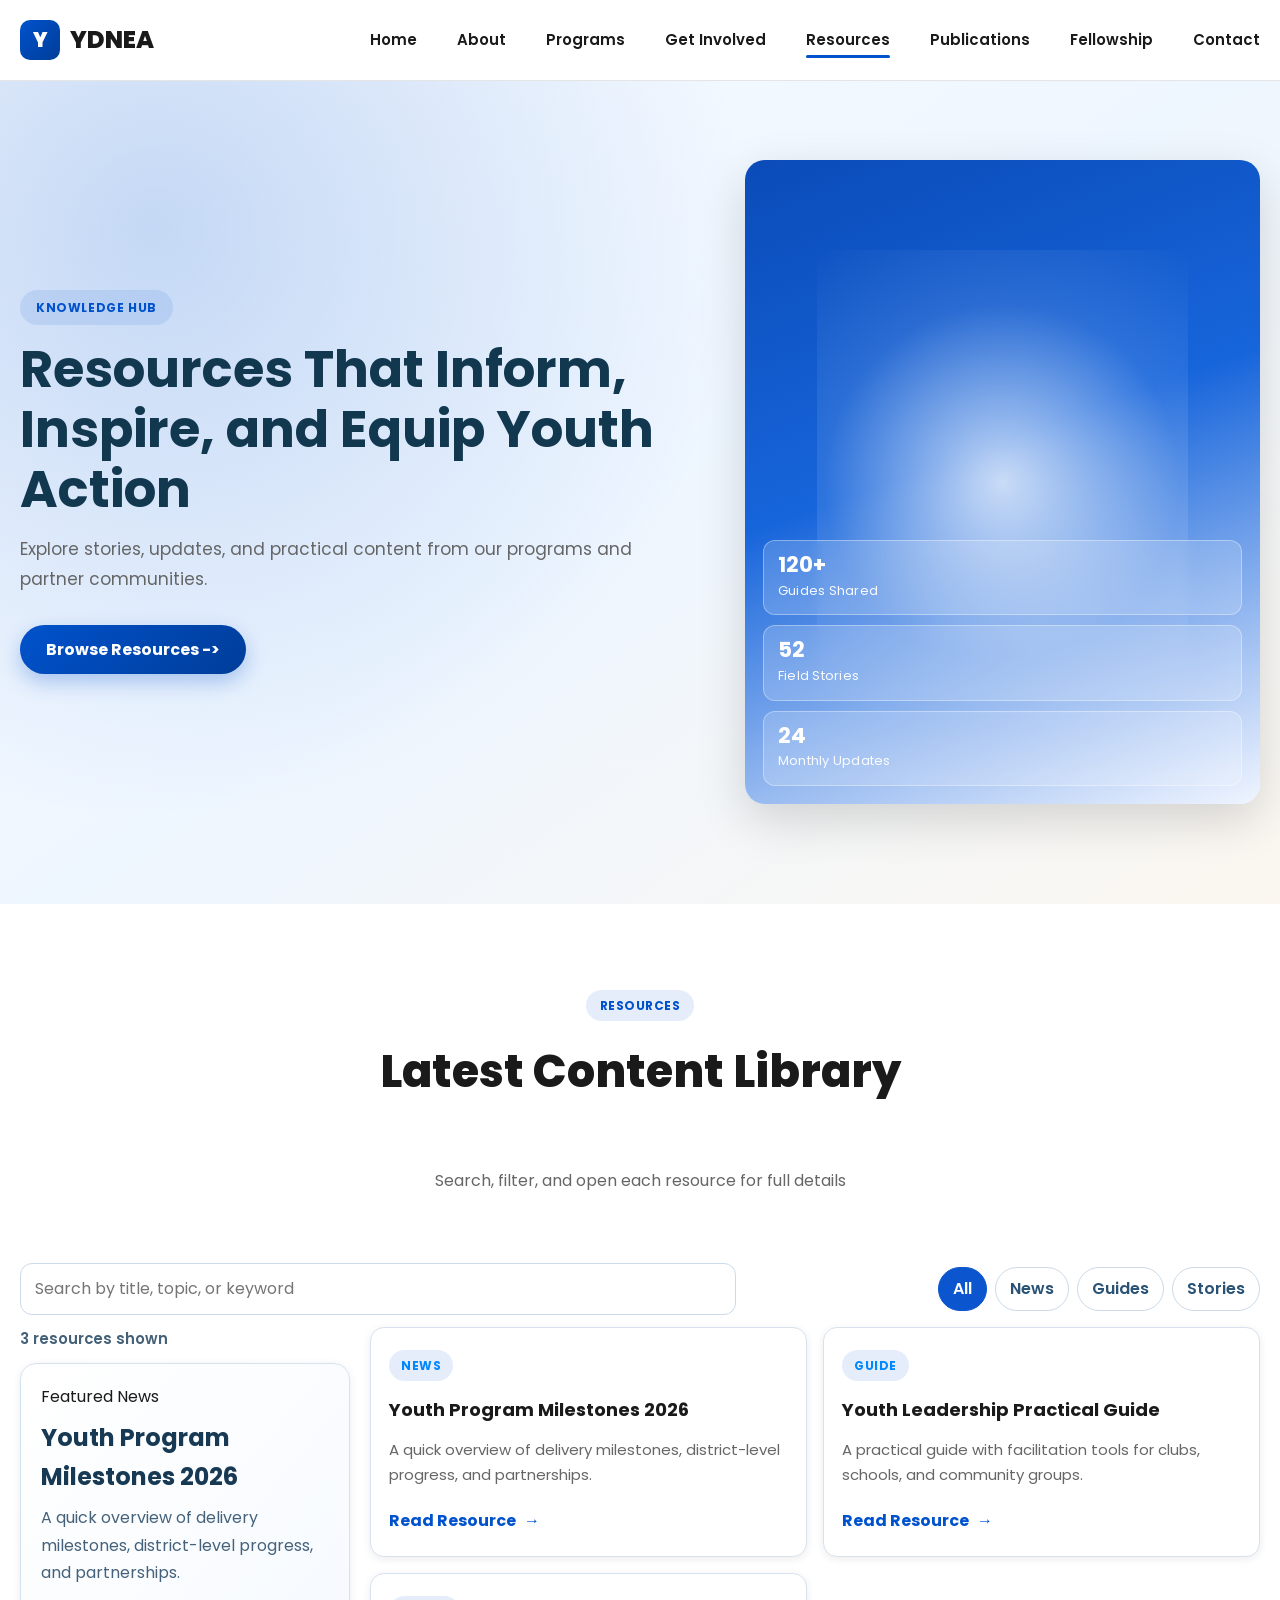
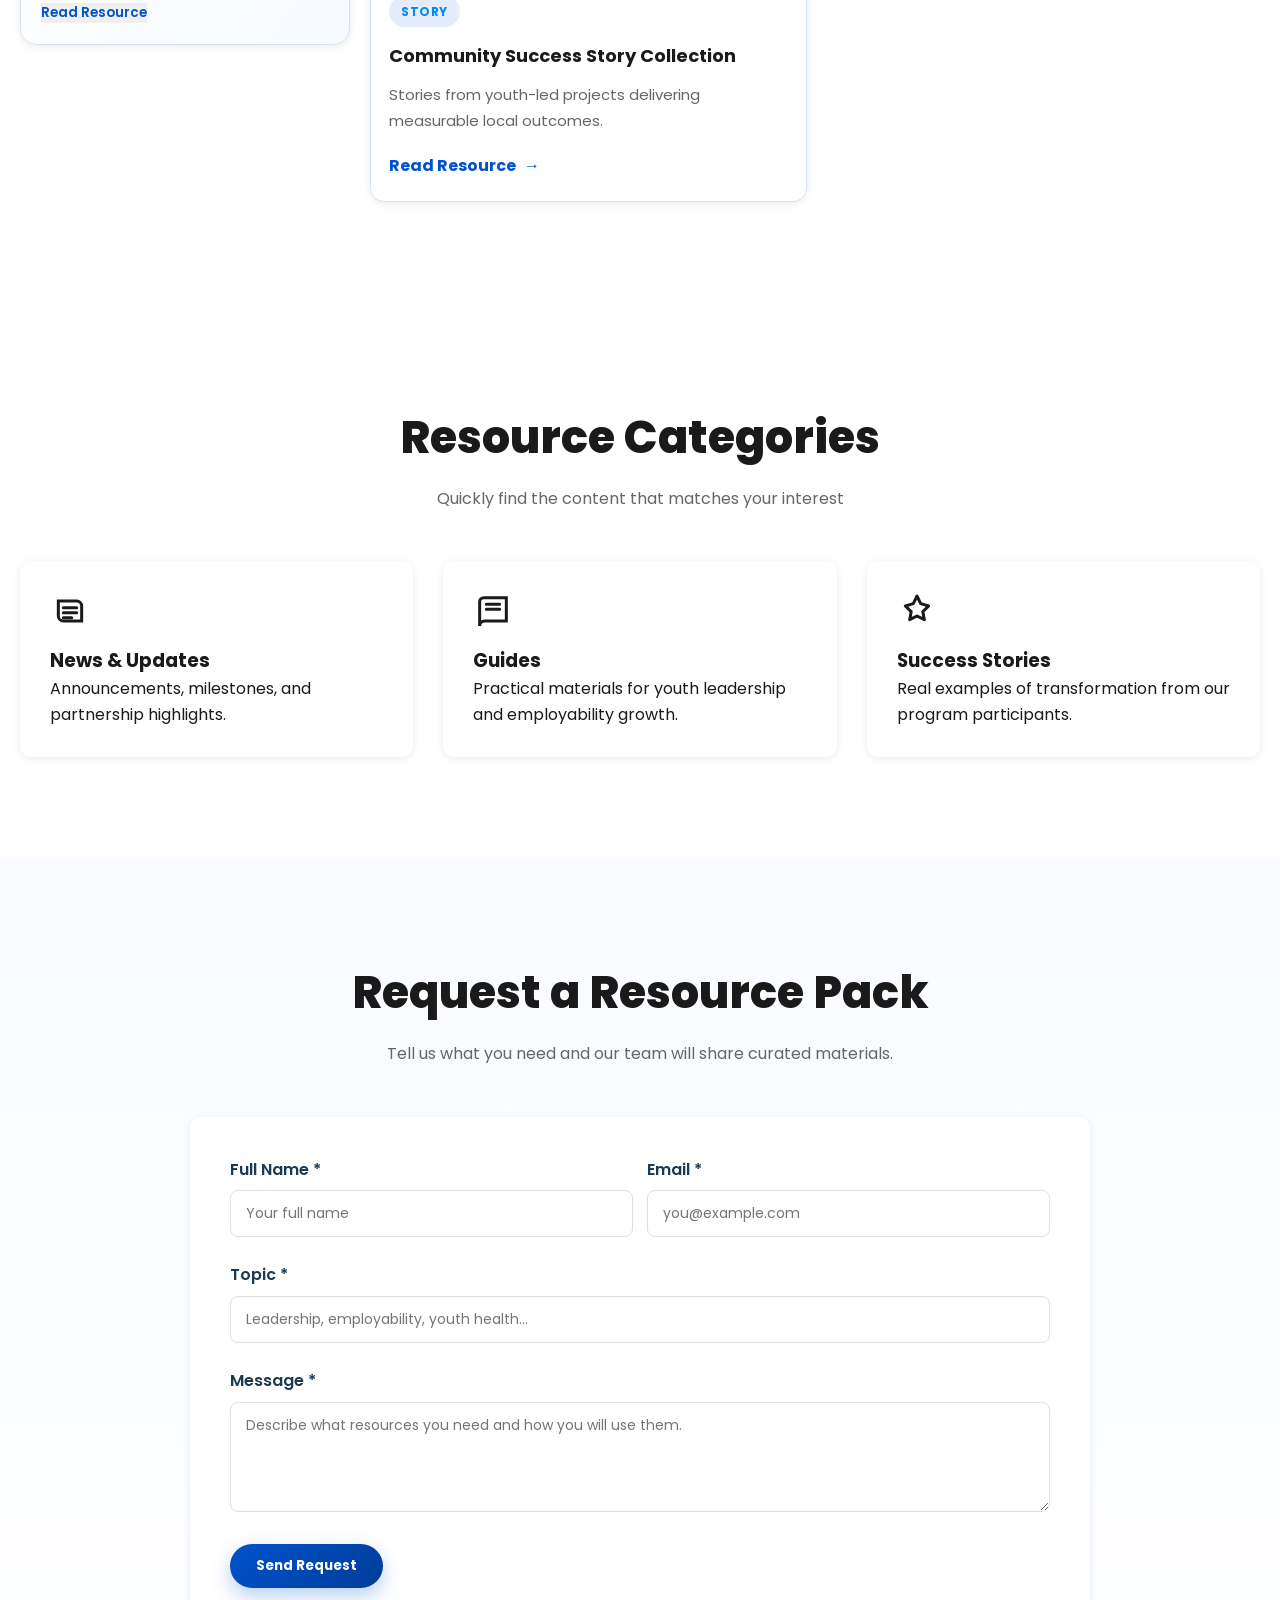
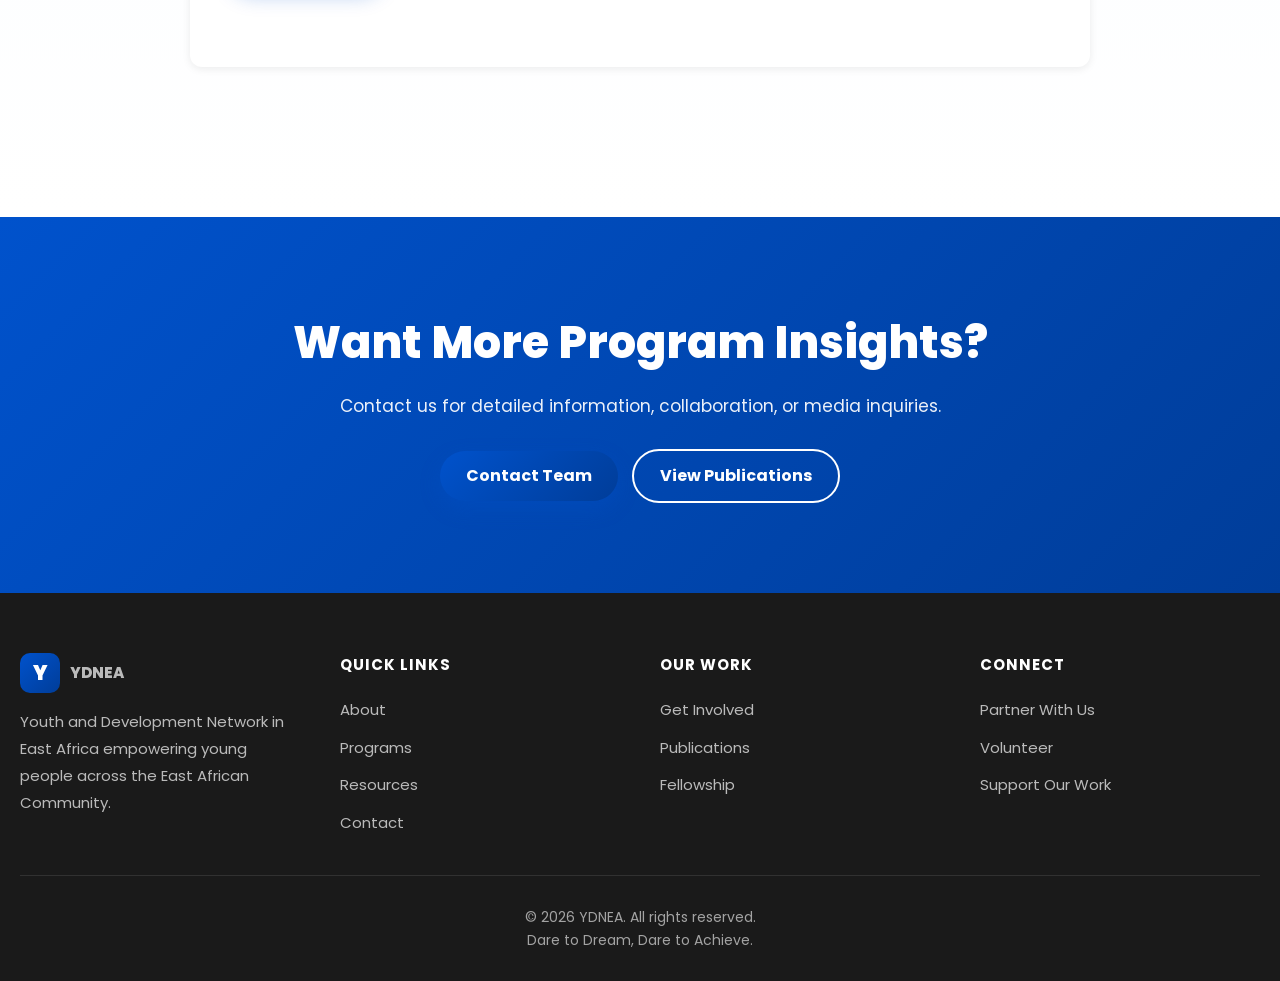
<file: public/resources.html>
<!DOCTYPE html>
<html lang="en">
<head>
  <meta charset="UTF-8" />
  <meta name="viewport" content="width=device-width, initial-scale=1.0" />
  <meta name="description" content="Youth resources and stories" />
  <title>Resources | YDNEA</title>
  <link rel="preconnect" href="https://fonts.googleapis.com" />
  <link rel="preconnect" href="https://fonts.gstatic.com" crossorigin />
  <link href="https://fonts.googleapis.com/css2?family=Poppins:wght@300;400;500;600;700;800;900&family=Sora:wght@400;500;600;700&display=swap" rel="stylesheet" />
  <link rel="stylesheet" href="assets/css/styles.css" />
</head>
<body data-page="resources">
  <a class="skip-link" href="#main-content">Skip to content</a>
  <header class="navbar-fixed">
    <nav class="navbar-container">
      <a href="index.html" class="logo"><span class="logo-icon">Y</span>YDNEA</a>
      <button class="hamburger" id="hamburger" aria-expanded="false" aria-controls="navMenu" aria-label="Open navigation menu"><span></span><span></span><span></span></button>
      <ul class="nav-menu" id="navMenu">
        <li><a href="index.html" class="nav-item" data-page="home">Home</a></li>
        <li><a href="about.html" class="nav-item" data-page="about">About</a></li>
        <li><a href="programs.html" class="nav-item" data-page="programs">Programs</a></li>
        <li><a href="involved.html" class="nav-item" data-page="involved">Get Involved</a></li>
        <li><a href="resources.html" class="nav-item active" data-page="resources">Resources</a></li>
        <li><a href="publications.html" class="nav-item" data-page="publications">Publications</a></li>
        <li><a href="fellowship.html" class="nav-item" data-page="fellowship">Fellowship</a></li>
        <li><a href="contact.html" class="nav-item" data-page="contact">Contact</a></li>
      </ul>
    </nav>
  </header>

  <main id="main-content">
    <section class="hero-full resources-hero">
      <div class="section-container">
        <div class="resources-hero-layout">
          <div class="resources-hero-copy">
            <span class="badge">Knowledge Hub</span>
            <h1 class="reveal">Resources That Inform, Inspire, and Equip Youth Action</h1>
            <p class="lead reveal">Explore stories, updates, and practical content from our programs and partner communities.</p>
            <a href="#resources-grid" class="cta-button reveal">Browse Resources -></a>
          </div>
          <div class="hero-image-placeholder reveal resources-hero-art">
            <div class="resources-hero-glow"></div>
            <div class="resources-hero-metrics">
              <article>
                <strong>120+</strong>
                <span>Guides Shared</span>
              </article>
              <article>
                <strong>52</strong>
                <span>Field Stories</span>
              </article>
              <article>
                <strong>24</strong>
                <span>Monthly Updates</span>
              </article>
            </div>
          </div>
        </div>
      </div>
    </section>

    <section class="resources-full resources-hub">
      <div class="resources-inner">
        <div class="section-header-center">
          <span class="section-badge">Resources</span>
          <h2 class="section-heading">Latest Content Library</h2>
          <p class="section-subtitle">Search, filter, and open each resource for full details</p>
        </div>

        <div class="resources-toolbar reveal">
          <div class="resource-search-wrap">
            <label for="resource-search" class="sr-only">Search resources</label>
            <input id="resource-search" type="search" placeholder="Search by title, topic, or keyword" />
          </div>
          <div class="resource-filters" role="group" aria-label="Filter resources">
            <button type="button" class="resource-filter active" data-resource-filter="all">All</button>
            <button type="button" class="resource-filter" data-resource-filter="news">News</button>
            <button type="button" class="resource-filter" data-resource-filter="guides">Guides</button>
            <button type="button" class="resource-filter" data-resource-filter="stories">Stories</button>
          </div>
        </div>

        <div class="resources-content-layout">
          <aside class="resources-featured-rail reveal">
            <p id="resources-count" class="resources-count">0 resources shown</p>
            <article id="resource-featured" class="resource-featured-card"></article>
          </aside>
          <div id="resources-grid" class="resources-grid resources-grid-pro reveal"></div>
        </div>
      </div>
    </section>

    <section class="about-full resources-categories-wrap">
      <div class="section-container">
        <div class="section-header text-center">
          <h2>Resource Categories</h2>
          <p class="section-subtitle">Quickly find the content that matches your interest</p>
        </div>
        <div class="categories-grid">
          <article class="category-card reveal resource-category-card" data-resource-filter-target="news"><span class="cat-icon" aria-hidden="true"><svg viewBox="0 0 24 24" fill="none"><path d="M5 6h11a3 3 0 0 1 3 3v9H8a3 3 0 0 1-3-3V6z" stroke="currentColor" stroke-width="1.8"/><path d="M8 10h8M8 13h8M8 16h5" stroke="currentColor" stroke-width="1.8" stroke-linecap="round"/></svg></span><h3>News & Updates</h3><p>Announcements, milestones, and partnership highlights.</p></article>
          <article class="category-card reveal resource-category-card" data-resource-filter-target="guides"><span class="cat-icon" aria-hidden="true"><svg viewBox="0 0 24 24" fill="none"><path d="M4 6.5A2.5 2.5 0 0 1 6.5 4H20v14H7a3 3 0 0 0-3 3V6.5z" stroke="currentColor" stroke-width="1.8"/><path d="M8 8h8M8 11h8" stroke="currentColor" stroke-width="1.8" stroke-linecap="round"/></svg></span><h3>Guides</h3><p>Practical materials for youth leadership and employability growth.</p></article>
          <article class="category-card reveal resource-category-card" data-resource-filter-target="stories"><span class="cat-icon" aria-hidden="true"><svg viewBox="0 0 24 24" fill="none"><path d="M12 3l2.2 4.6L19 9l-3.5 3.4.9 4.8L12 15l-4.4 2.2.9-4.8L5 9l4.8-1.4L12 3z" stroke="currentColor" stroke-width="1.8" stroke-linejoin="round"/></svg></span><h3>Success Stories</h3><p>Real examples of transformation from our program participants.</p></article>
        </div>
      </div>
    </section>

    <section class="about-full resource-request-section" id="resource-request">
      <div class="section-container">
        <div class="section-header text-center">
          <h2>Request a Resource Pack</h2>
          <p class="section-subtitle">Tell us what you need and our team will share curated materials.</p>
        </div>

        <form id="resource-request-form" class="contact-form-wrapper resource-request-form" novalidate>
          <div class="form-grid">
            <div class="form-group">
              <label for="resource-request-name">Full Name *</label>
              <input id="resource-request-name" name="name" type="text" required placeholder="Your full name" />
            </div>
            <div class="form-group">
              <label for="resource-request-email">Email *</label>
              <input id="resource-request-email" name="email" type="email" required placeholder="you@example.com" />
            </div>
          </div>
          <div class="form-group">
            <label for="resource-request-topic">Topic *</label>
            <input id="resource-request-topic" name="topic" type="text" required placeholder="Leadership, employability, youth health..." />
          </div>
          <div class="form-group">
            <label for="resource-request-message">Message *</label>
            <textarea id="resource-request-message" name="message" rows="4" required placeholder="Describe what resources you need and how you will use them."></textarea>
          </div>
          <button class="cta-button" type="submit">Send Request</button>
          <p id="resource-request-status" class="form-status" aria-live="polite"></p>
        </form>
      </div>
    </section>

    <section class="cta-full"><div class="section-container"><h2>Want More Program Insights?</h2><p>Contact us for detailed information, collaboration, or media inquiries.</p><div class="cta-buttons"><a href="contact.html" class="cta-button">Contact Team</a><a href="publications.html" class="cta-button secondary">View Publications</a></div></div></section>
  </main>

  <div id="resource-modal" class="resource-modal" aria-hidden="true" role="dialog" aria-modal="true" aria-labelledby="resource-modal-title">
    <div class="resource-modal-backdrop" data-close-resource-modal></div>
    <div class="resource-modal-panel">
      <button class="resource-modal-close" type="button" aria-label="Close resource details" data-close-resource-modal>&times;</button>
      <span id="resource-modal-tag" class="tag">Resource</span>
      <h3 id="resource-modal-title">Resource Title</h3>
      <p id="resource-modal-description"></p>
      <div class="resource-modal-actions">
        <button id="resource-share-copy" type="button" class="cta-button secondary">Copy Link</button>
        <a href="#resource-request" class="cta-button" data-close-resource-modal>Request Similar</a>
      </div>
    </div>
  </div>

  <footer class="footer-full"><div class="footer-container"><div class="footer-grid"><div class="footer-col"><a href="index.html" class="footer-logo"><span class="logo-icon">Y</span>YDNEA</a><p>Youth and Development Network in East Africa empowering young people across the East African Community.</p></div><div class="footer-col"><h4>Quick Links</h4><ul><li><a href="about.html">About</a></li><li><a href="programs.html">Programs</a></li><li><a href="resources.html">Resources</a></li><li><a href="contact.html">Contact</a></li></ul></div><div class="footer-col"><h4>Our Work</h4><ul><li><a href="involved.html">Get Involved</a></li><li><a href="publications.html">Publications</a></li><li><a href="fellowship.html">Fellowship</a></li></ul></div><div class="footer-col"><h4>Connect</h4><ul><li><a href="contact.html">Partner With Us</a></li><li><a href="contact.html">Volunteer</a></li><li><a href="contact.html">Support Our Work</a></li></ul></div></div><div class="footer-bottom"><p>&copy; <span id="year"></span> YDNEA. All rights reserved.</p><p>Dare to Dream, Dare to Achieve.</p></div></div></footer>

  <script src="assets/js/main.js"></script>
</body>
</html>
</file>
<file: public/assets/css/styles.css>
/* New Component Styles */

/* Mission Cards */
.mission-grid {
  display: grid;
  grid-template-columns: repeat(auto-fit, minmax(300px, 1fr));
  gap: 30px;
  margin-top: 50px;
}

.mission-card {
  background: white;
  padding: 40px;
  border-radius: 12px;
  box-shadow: var(--shadow-sm);
  transition: all 0.3s ease;
  text-align: center;
}

.mission-card:hover {
  box-shadow: var(--shadow-lg);
  transform: translateY(-5px);
}

.mission-icon {
  font-size: 48px;
  margin-bottom: 20px;
  display: block;
}

/* Leader Cards */
.leadership-grid {
  display: grid;
  grid-template-columns: repeat(auto-fit, minmax(280px, 1fr));
  gap: 30px;
  margin-top: 50px;
}

.leader-card {
  background: white;
  padding: 30px;
  border-radius: 12px;
  box-shadow: var(--shadow-sm);
  text-align: center;
  transition: all 0.3s ease;
}

.leader-card:hover {
  box-shadow: var(--shadow-md);
  transform: translateY(-5px);
}

.leader-avatar {
  font-size: 64px;
  margin-bottom: 15px;
}

.leader-card .role {
  color: var(--color-primary);
  font-size: 14px;
  font-weight: 600;
  text-transform: uppercase;
  letter-spacing: 0.5px;
}

/* Values Grid */
.values-grid {
  display: grid;
  grid-template-columns: repeat(auto-fit, minmax(300px, 1fr));
  gap: 40px;
  margin-top: 50px;
}

.value-card {
  padding: 30px;
  text-align: center;
}

.value-card h3 {
  color: var(--color-primary);
  margin-bottom: 15px;
  font-size: 20px;
}

/* Contact Cards */
.contact-info-grid {
  display: grid;
  grid-template-columns: repeat(auto-fit, minmax(250px, 1fr));
  gap: 30px;
  margin-top: 50px;
}

.contact-card {
  background: white;
  padding: 30px;
  border-radius: 12px;
  box-shadow: var(--shadow-sm);
  text-align: center;
  transition: all 0.3s ease;
}

.contact-card:hover {
  box-shadow: var(--shadow-md);
  transform: translateY(-5px);
}

.contact-icon {
  font-size: 40px;
  display: block;
  margin-bottom: 15px;
}

.contact-card a {
  color: var(--color-primary);
  font-weight: 600;
}

/* Contact Form */
.contact-form-wrapper {
  max-width: 700px;
  margin: 50px auto;
  background: white;
  padding: 40px;
  border-radius: 12px;
  box-shadow: var(--shadow-sm);
}

.form-group {
  margin-bottom: 25px;
}

.form-group label {
  display: block;
  margin-bottom: 8px;
  font-weight: 600;
  color: var(--color-dark);
}

.form-group input,
.form-group textarea {
  width: 100%;
  padding: 12px 15px;
  border: 1px solid #e0e0e0;
  border-radius: 8px;
  font-family: inherit;
  font-size: 14px;
  transition: border-color 0.3s ease;
}

.form-group input:focus,
.form-group textarea:focus {
  outline: none;
  border-color: var(--color-primary);
  box-shadow: 0 0 0 3px rgba(0, 82, 204, 0.1);
}

.form-status {
  margin-top: 15px;
  padding: 12px;
  border-radius: 6px;
  font-size: 14px;
}

.form-status.success {
  background: #d4edda;
  color: #155724;
}

.form-status.error {
  background: #f8d7da;
  color: #721c24;
}

/* Program Detail Cards */
.program-details-grid {
  display: grid;
  grid-template-columns: repeat(auto-fit, minmax(280px, 1fr));
  gap: 30px;
  margin-top: 50px;
}

.program-detail-card {
  background: white;
  padding: 30px;
  border-radius: 12px;
  box-shadow: var(--shadow-sm);
  text-align: center;
  transition: all 0.3s ease;
}

.program-detail-card:hover {
  box-shadow: var(--shadow-md);
  transform: translateY(-5px);
}

.detail-icon {
  font-size: 48px;
  display: block;
  margin-bottom: 15px;
}

/* Involvement Cards */
.involvement-cards {
  display: grid;
  grid-template-columns: repeat(auto-fit, minmax(300px, 1fr));
  gap: 30px;
  margin-top: 50px;
}

.inv-card {
  background: white;
  padding: 30px;
  border-radius: 12px;
  box-shadow: var(--shadow-sm);
  transition: all 0.3s ease;
}

.inv-card:hover {
  box-shadow: var(--shadow-md);
  transform: translateY(-5px);
}

.inv-icon {
  font-size: 48px;
  display: block;
  margin-bottom: 15px;
}

/* Benefits Grid */
.benefits-grid {
  display: grid;
  grid-template-columns: repeat(auto-fit, minmax(270px, 1fr));
  gap: 30px;
  margin-top: 50px;
}

.benefit-card {
  background: white;
  padding: 30px;
  border-radius: 12px;
  box-shadow: var(--shadow-sm);
  text-align: center;
  transition: all 0.3s ease;
}

.benefit-card:hover {
  box-shadow: var(--shadow-md);
  transform: translateY(-5px);
}

.ben-icon {
  font-size: 40px;
  display: block;
  margin-bottom: 15px;
}

.ben-icon svg,
.cat-icon svg,
.pub-icon svg,
.feature-icon svg {
  width: 1em;
  height: 1em;
  display: block;
}

/* Categories Grid */
.categories-grid {
  display: grid;
  grid-template-columns: repeat(auto-fit, minmax(300px, 1fr));
  gap: 30px;
  margin-top: 50px;
}

.category-card {
  background: white;
  padding: 30px;
  border-radius: 12px;
  box-shadow: var(--shadow-sm);
  transition: all 0.3s ease;
}

.category-card:hover {
  box-shadow: var(--shadow-md);
  transform: translateY(-5px);
}

.cat-icon {
  font-size: 40px;
  display: block;
  margin-bottom: 15px;
}

/* Publication Types */
.pub-types-grid {
  display: grid;
  grid-template-columns: repeat(auto-fit, minmax(280px, 1fr));
  gap: 30px;
  margin-top: 50px;
}

.pub-type-card {
  background: white;
  padding: 30px;
  border-radius: 12px;
  box-shadow: var(--shadow-sm);
  text-align: center;
  transition: all 0.3s ease;
}

.pub-type-card:hover {
  box-shadow: var(--shadow-md);
  transform: translateY(-5px);
}

.pub-icon {
  font-size: 48px;
  display: block;
  margin-bottom: 15px;
}

/* Curriculum Grid */
.curriculum-grid {
  display: grid;
  grid-template-columns: repeat(auto-fit, minmax(280px, 1fr));
  gap: 30px;
  margin-top: 50px;
}

.curriculum-card {
  background: white;
  padding: 30px;
  border-radius: 12px;
  box-shadow: var(--shadow-sm);
  text-align: center;
  transition: all 0.3s ease;
}

.curriculum-card:hover {
  box-shadow: var(--shadow-md);
  transform: translateY(-5px);
}

.curr-icon {
  font-size: 40px;
  display: block;
  margin-bottom: 15px;
}

/* Resources Grid */
.resources-grid {
  display: grid;
  grid-template-columns: repeat(auto-fit, minmax(300px, 1fr));
  gap: 30px;
  margin-top: 50px;
}

.option-card {
  background: white;
  padding: 30px;
  border-radius: 12px;
  box-shadow: var(--shadow-sm);
  transition: all 0.3s ease;
}

.option-card:hover {
  box-shadow: var(--shadow-md);
  transform: translateY(-5px);
}

.option-icon {
  font-size: 48px;
  display: block;
  margin-bottom: 15px;
}

/* Fellowship Overview */
.fellowship-overview {
  display: grid;
  grid-template-columns: repeat(auto-fit, minmax(300px, 1fr));
  gap: 40px;
  margin-top: 50px;
}

.overview-card {
  background: white;
  padding: 35px;
  border-radius: 12px;
  box-shadow: var(--shadow-sm);
}

.overview-card h3 {
  color: var(--color-primary);
  margin-bottom: 15px;
  font-size: 20px;
}

/* Text Utilities */
.text-small {
  font-size: 13px;
  color: #666;
  margin-top: 8px;
}

.text-center {
  text-align: center;
}

/* Link Style */
.link {
  color: var(--color-primary);
  text-decoration: none;
  font-weight: 600;
  display: inline-flex;
  align-items: center;
  transition: all 0.3s ease;
}

.link:hover {
  transform: translateX(3px);
}

/* Impact Grid */
.impact-grid {
  display: grid;
  grid-template-columns: repeat(auto-fit, minmax(220px, 1fr));
  gap: 30px;
  margin-top: 50px;
}

.stat-card {
  background: white;
  padding: 30px;
  border-radius: 12px;
  box-shadow: var(--shadow-sm);
  text-align: center;
  transition: all 0.3s ease;
}

.stat-card:hover {
  box-shadow: var(--shadow-md);
  transform: translateY(-5px);
}

.stat-number {
  font-size: 36px;
  font-weight: 700;
  color: var(--color-primary);
  margin-bottom: 10px;
}

.stat-label {
  color: #666;
  font-size: 14px;
  font-weight: 500;
}

.stats-full .stat-number {
  color: var(--color-accent);
}

.stats-full .stat-label {
  color: rgba(255, 255, 255, 0.9);
}

/* Responsive */
@media (max-width: 768px) {
  .mission-grid,
  .leadership-grid,
  .values-grid,
  .contact-info-grid,
  .program-details-grid,
  .involvement-cards,
  .benefits-grid,
  .categories-grid,
  .pub-types-grid,
  .curriculum-grid,
  .resources-grid,
  .fellowship-overview,
  .impact-grid {
    grid-template-columns: 1fr;
    gap: 20px;
  }
  
  .contact-form-wrapper {
    padding: 25px;
  }
  
  .form-group {
    margin-bottom: 18px;
  }
  
  .form-group input,
  .form-group textarea {
    padding: 10px 12px;
    font-size: 16px;
  }
}
/* Global Styles & Variables */
:root {
  --color-primary: #0052CC;
  --color-primary-dark: #003D99;
  --color-secondary: #0088FF;
  --color-accent: #0066FF;
  --color-dark: #1A3A52;
  --color-light: #F8F9FA;
  --color-white: #FFFFFF;
  --color-text: #1A1A1A;
  --color-text-light: #666666;
  --color-border: #E5E5E5;
  --font-primary: 'Poppins', sans-serif;
  --font-secondary: 'Sora', sans-serif;
  --shadow-sm: 0 2px 8px rgba(0,0,0,0.08);
  --shadow-md: 0 8px 24px rgba(0,0,0,0.12);
  --shadow-lg: 0 16px 48px rgba(0,0,0,0.15);
  --transition: all 0.3s cubic-bezier(0.4, 0, 0.2, 1);
}

/* Compatibility styles for redesigned inner pages */
.site-header {
  position: fixed;
  top: 0;
  left: 0;
  right: 0;
  z-index: 1000;
  background: rgba(255, 255, 255, 0.98);
  backdrop-filter: blur(10px);
  border-bottom: 1px solid var(--color-border);
}

.navbar {
  padding: 0 20px;
}

.nav-container {
  max-width: 1400px;
  margin: 0 auto;
  min-height: 80px;
  display: flex;
  align-items: center;
  justify-content: space-between;
  gap: 24px;
}

.brand {
  display: inline-flex;
  align-items: center;
  font-size: 24px;
  font-weight: 800;
  color: var(--color-text);
}

.brand:hover {
  color: var(--color-primary);
}

.menu-toggle {
  display: none;
  background: transparent;
  width: 30px;
  flex-direction: column;
  gap: 5px;
}

.menu-toggle span {
  width: 25px;
  height: 3px;
  background: var(--color-text);
  border-radius: 3px;
}

.nav-links {
  list-style: none;
  display: flex;
  align-items: center;
  gap: 32px;
  margin: 0;
  padding: 0;
}

.nav-links a {
  font-size: 15px;
  font-weight: 600;
  color: var(--color-text);
  position: relative;
}

.nav-links a::after {
  content: '';
  position: absolute;
  left: 0;
  bottom: -8px;
  width: 0;
  height: 3px;
  border-radius: 3px;
  background: var(--color-primary);
  transition: var(--transition);
}

.nav-links a:hover,
.nav-links a.active {
  color: var(--color-primary);
}

.nav-links a:hover::after,
.nav-links a.active::after {
  width: 100%;
}

.section-container {
  max-width: 1400px;
  margin: 0 auto;
  width: 100%;
}

.section-header {
  margin-bottom: 40px;
}

.section-header h2 {
  font-size: clamp(2rem, 3.5vw, 3rem);
  font-weight: 800;
  color: var(--color-text);
  margin-bottom: 12px;
}

.badge {
  display: inline-block;
  padding: 8px 16px;
  background: rgba(0, 82, 204, 0.1);
  color: var(--color-primary);
  border-radius: 50px;
  font-size: 12px;
  font-weight: 700;
  text-transform: uppercase;
  letter-spacing: 0.6px;
  margin-bottom: 15px;
}

.lead {
  font-size: 17px;
  line-height: 1.8;
  color: var(--color-text-light);
  margin-bottom: 30px;
  max-width: 680px;
}

.cta-button {
  display: inline-flex;
  align-items: center;
  justify-content: center;
  padding: 12px 26px;
  border-radius: 999px;
  font-weight: 700;
  background: linear-gradient(135deg, var(--color-primary), var(--color-primary-dark));
  color: var(--color-white);
  box-shadow: 0 8px 20px rgba(0, 82, 204, 0.28);
}

.cta-button:hover {
  transform: translateY(-2px);
  box-shadow: 0 12px 28px rgba(0, 82, 204, 0.34);
}

.cta-button.secondary {
  background: var(--color-white);
  color: var(--color-primary);
  border: 2px solid var(--color-primary);
  box-shadow: none;
}

.hero-image-placeholder {
  width: 100%;
  aspect-ratio: 4/5;
  border-radius: 20px;
  box-shadow: var(--shadow-lg);
  overflow: hidden;
}

.grid-responsive {
  display: grid;
  grid-template-columns: repeat(auto-fit, minmax(280px, 1fr));
  gap: 30px;
}

.footer-section h4 {
  color: var(--color-white);
  font-weight: 700;
  margin-bottom: 20px;
  font-size: 15px;
  text-transform: uppercase;
  letter-spacing: 1px;
}

.footer-section ul {
  list-style: none;
  display: grid;
  gap: 12px;
  padding: 0;
  margin: 0;
}

.footer-section a {
  color: rgba(255, 255, 255, 0.72);
  font-size: 15px;
}

.footer-section a:hover {
  color: var(--color-primary);
}

.footer-section p {
  font-size: 15px;
  line-height: 1.8;
  color: rgba(255, 255, 255, 0.72);
}

* {
  margin: 0;
  padding: 0;
  box-sizing: border-box;
}

html {
  scroll-behavior: smooth;
}

body {
  font-family: var(--font-primary);
  color: var(--color-text);
  background: var(--color-white);
  line-height: 1.6;
  overflow-x: hidden;
}

a {
  text-decoration: none;
  color: inherit;
  transition: var(--transition);
}

button {
  border: none;
  cursor: pointer;
  font-family: inherit;
  transition: var(--transition);
}

.skip-link {
  position: absolute;
  left: -9999px;
  top: -9999px;
}

.skip-link:focus {
  left: 20px;
  top: 20px;
  z-index: 9999;
  padding: 10px 20px;
  background: var(--color-dark);
  color: var(--color-white);
  border-radius: 8px;
}

/* Navigation */
.navbar-fixed {
  position: fixed;
  top: 0;
  left: 0;
  right: 0;
  z-index: 1000;
  background: rgba(255, 255, 255, 0.98);
  backdrop-filter: blur(10px);
  border-bottom: 1px solid var(--color-border);
  padding: 0 20px;
}

.navbar-container {
  max-width: 1400px;
  margin: 0 auto;
  display: flex;
  justify-content: space-between;
  align-items: center;
  padding: 16px 0;
  height: 80px;
}

.logo {
  display: flex;
  align-items: center;
  gap: 10px;
  font-size: 24px;
  font-weight: 800;
  color: var(--color-text);
  transition: var(--transition);
}

.logo:hover {
  color: var(--color-primary);
}

.logo-icon {
  width: 40px;
  height: 40px;
  display: flex;
  align-items: center;
  justify-content: center;
  background: linear-gradient(135deg, var(--color-primary), var(--color-primary-dark));
  color: white;
  border-radius: 10px;
  font-weight: 900;
  font-size: 20px;
}

.nav-menu {
  display: flex;
  gap: 40px;
  list-style: none;
  margin: 0;
  padding: 0;
}

.nav-item {
  font-size: 15px;
  font-weight: 600;
  color: var(--color-text);
  position: relative;
  transition: var(--transition);
}

.nav-item::after {
  content: '';
  position: absolute;
  width: 0;
  height: 3px;
  bottom: -8px;
  left: 0;
  background: var(--color-primary);
  transition: var(--transition);
  border-radius: 3px;
}

.nav-item:hover::after,
.nav-item.active::after {
  width: 100%;
}

.nav-item:hover {
  color: var(--color-primary);
}

/* Hamburger Menu */
.hamburger {
  display: none;
  flex-direction: column;
  gap: 5px;
  background: transparent;
  width: 30px;
}

.hamburger span {
  width: 25px;
  height: 3px;
  background: var(--color-text);
  border-radius: 3px;
  transition: var(--transition);
}

/* Main Content Margin */
#main-content {
  margin-top: 80px;
}

/* Hero Section - Full Width */
.hero-full {
  width: 100vw;
  margin-left: calc(-50vw + 50%);
  padding: 80px 20px 100px;
  background: linear-gradient(135deg, #f0f6ff 0%, #eef4ff 100%);
  min-height: 600px;
  display: flex;
  align-items: center;
}

.hero-content {
  max-width: 1400px;
  margin: 0 auto;
  width: 100%;
  display: grid;
  grid-template-columns: 1fr 1fr;
  gap: 60px;
  align-items: center;
}

.hero-text {
  padding-right: 40px;
}

.badge-hero {
  display: inline-block;
  padding: 8px 16px;
  background: rgba(0, 82, 204, 0.1);
  color: var(--color-primary);
  border-radius: 50px;
  font-size: 13px;
  font-weight: 700;
  text-transform: uppercase;
  letter-spacing: 1px;
  margin-bottom: 20px;
}

.hero-title {
  font-size: clamp(2.5rem, 5vw, 4rem);
  font-weight: 800;
  line-height: 1.2;
  margin-bottom: 20px;
  color: var(--color-text);
  font-family: var(--font-primary);
}

.hero-description {
  font-size: 18px;
  color: var(--color-text-light);
  line-height: 1.8;
  margin-bottom: 35px;
  max-width: 500px;
}

.hero-buttons {
  display: flex;
  gap: 20px;
  flex-wrap: wrap;
}

.btn {
  padding: 14px 32px;
  border-radius: 50px;
  font-weight: 700;
  font-size: 15px;
  display: inline-flex;
  align-items: center;
  justify-content: center;
  transition: var(--transition);
}

.btn-primary-large {
  background: linear-gradient(135deg, var(--color-primary), var(--color-primary-dark));
  color: var(--color-white);
  box-shadow: 0 8px 20px rgba(0, 82, 204, 0.3);
}

.btn-primary-large:hover {
  transform: translateY(-2px);
  box-shadow: 0 12px 28px rgba(0, 82, 204, 0.4);
}

.btn-secondary-large {
  background: var(--color-white);
  color: var(--color-primary);
  border: 2px solid var(--color-primary);
}

.btn-secondary-large:hover {
  background: var(--color-primary);
  color: var(--color-white);
}

.hero-visual {
  display: flex;
  align-items: center;
  justify-content: center;
  position: relative;
  width: 100%;
}

.hero-slider {
  width: 100%;
  aspect-ratio: 4/5;
  border-radius: 20px;
  box-shadow: var(--shadow-lg);
  overflow: hidden;
  position: relative;
}

.hero-slide {
  position: absolute;
  top: 0;
  left: 0;
  width: 100%;
  height: 100%;
  background-size: cover;
  background-position: center;
  opacity: 0;
  z-index: 0;
  transition: opacity 0.8s cubic-bezier(0.4, 0, 0.2, 1);
  transform: scale(1.04);
}

.hero-slide.active {
  opacity: 1;
  z-index: 1;
  animation: slideZoom 8s ease-out forwards;
}

@keyframes slideZoom {
  0% {
    opacity: 0;
    transform: scale(1.05);
  }
  10% {
    opacity: 1;
  }
  90% {
    opacity: 1;
  }
  100% {
    opacity: 1;
    transform: scale(1);
  }
}

.hero-overlay {
  position: absolute;
  top: 0;
  left: 0;
  width: 100%;
  height: 100%;
  background: linear-gradient(135deg, rgba(0, 82, 204, 0.4) 0%, rgba(26, 58, 82, 0.5) 100%);
  pointer-events: none;
  z-index: 1;
}

.hero-controls {
  position: absolute;
  bottom: 25px;
  left: 50%;
  transform: translateX(-50%);
  display: flex;
  gap: 12px;
  z-index: 5;
}

.hero-dot {
  width: 12px;
  height: 12px;
  border-radius: 50%;
  background: rgba(255, 255, 255, 0.5);
  border: none;
  cursor: pointer;
  transition: all 0.3s ease;
}

.hero-dot:hover {
  background: rgba(255, 255, 255, 0.8);
  transform: scale(1.15);
}

.hero-dot.active {
  background: white;
  width: 32px;
  border-radius: 6px;
  animation: dotPulse 0.5s ease;
}

@keyframes dotPulse {
  0% {
    transform: scaleX(0.8);
  }
  50% {
    transform: scaleX(1.1);
  }
  100% {
    transform: scaleX(1);
  }
}

/* Stats Section */
.stats-full {
  width: 100vw;
  margin-left: calc(-50vw + 50%);
  padding: 80px 20px;
  background: linear-gradient(135deg, var(--color-dark) 0%, #1a3a52 100%);
  color: var(--color-white);
}

.stats-inner {
  max-width: 1400px;
  margin: 0 auto;
}

.section-heading {
  font-size: clamp(2rem, 3.5vw, 3rem);
  font-weight: 800;
  margin-bottom: 60px;
  text-align: center;
  color: var(--color-text);
}

.stats-full .section-heading,
.contact-full .section-heading,
.cta-full .section-heading {
  color: var(--color-white);
}

.stats-grid {
  display: grid;
  grid-template-columns: repeat(auto-fit, minmax(250px, 1fr));
  gap: 30px;
}

.stat-card {
  background: rgba(255, 255, 255, 0.1);
  backdrop-filter: blur(10px);
  padding: 40px 30px;
  border-radius: 16px;
  border: 1px solid rgba(255, 255, 255, 0.2);
  text-align: center;
  transition: var(--transition);
}

.stat-card:hover {
  background: rgba(255, 255, 255, 0.15);
  transform: translateY(-5px);
}

.stat-value {
  font-size: clamp(2rem, 3vw, 3.5rem);
  font-weight: 900;
  color: var(--color-accent);
  margin-bottom: 10px;
}

.stat-label {
  font-size: 16px;
  color: rgba(255, 255, 255, 0.9);
  font-weight: 600;
}

/* About Section */
.about-full {
  width: 100vw;
  margin-left: calc(-50vw + 50%);
  padding: 100px 20px;
  background: var(--color-white);
}

.about-container {
  max-width: 1400px;
  margin: 0 auto;
  display: grid;
  grid-template-columns: 0.9fr 1.1fr;
  gap: 80px;
  align-items: center;
}

.about-image-col {
  position: relative;
}

.about-image {
  width: 100%;
  aspect-ratio: 3/4;
  border-radius: 20px;
  box-shadow: var(--shadow-lg);
}

.about-accent {
  position: absolute;
  width: 100%;
  height: 100%;
  border: 3px solid var(--color-secondary);
  border-radius: 20px;
  top: 20px;
  left: 20px;
  pointer-events: none;
  z-index: -1;
}

.section-badge {
  display: inline-block;
  padding: 6px 14px;
  background: rgba(0, 82, 204, 0.1);
  color: var(--color-primary);
  border-radius: 50px;
  font-size: 12px;
  font-weight: 700;
  text-transform: uppercase;
  letter-spacing: 0.5px;
  margin-bottom: 15px;
}

.about-text-col h2 {
  font-size: clamp(2rem, 3.5vw, 3rem);
  font-weight: 800;
  margin: 15px 0 25px;
  line-height: 1.2;
  color: var(--color-text);
}

.about-text {
  font-size: 16px;
  color: var(--color-text-light);
  line-height: 1.8;
  margin-bottom: 40px;
}

.about-features {
  display: grid;
  gap: 20px;
  margin-top: 40px;
}

.feature-box {
  padding: 20px;
  background: #f8f9fa;
  border-radius: 12px;
  border-left: 4px solid var(--color-primary);
}

.feature-icon {
  font-size: 28px;
  margin-bottom: 12px;
}

.feature-box h4 {
  font-size: 16px;
  font-weight: 700;
  margin-bottom: 8px;
  color: var(--color-text);
}

.feature-box p {
  font-size: 14px;
  color: var(--color-text-light);
  line-height: 1.6;
}

/* Programs Section */
.programs-full {
  width: 100vw;
  margin-left: calc(-50vw + 50%);
  padding: 100px 20px;
  background: linear-gradient(180deg, #f8f9fa 0%, #ffffff 100%);
}

.programs-inner {
  max-width: 1400px;
  margin: 0 auto;
}

.section-header-center {
  text-align: center;
  margin-bottom: 70px;
}

.section-subtitle {
  font-size: 16px;
  color: var(--color-text-light);
  margin-top: 10px;
  max-width: 600px;
  margin-left: auto;
  margin-right: auto;
}

.programs-grid {
  display: grid;
  grid-template-columns: repeat(auto-fit, minmax(300px, 1fr));
  gap: 30px;
}

.card {
  background: var(--color-white);
  border-radius: 16px;
  padding: 40px 30px;
  border: 1px solid var(--color-border);
  transition: var(--transition);
  display: flex;
  flex-direction: column;
  box-shadow: var(--shadow-sm);
}

.card:hover {
  transform: translateY(-8px);
  box-shadow: var(--shadow-md);
  border-color: var(--color-primary);
}

.card .tag {
  display: inline-block;
  padding: 6px 12px;
  background: rgba(0, 82, 204, 0.1);
  color: var(--color-secondary);
  border-radius: 50px;
  font-size: 12px;
  font-weight: 700;
  text-transform: uppercase;
  letter-spacing: 0.5px;
  margin-bottom: 15px;
  width: fit-content;
}

.card h3 {
  font-size: 18px;
  font-weight: 700;
  margin-bottom: 12px;
  color: var(--color-text);
}

.card p {
  font-size: 15px;
  color: var(--color-text-light);
  line-height: 1.7;
  flex-grow: 1;
  margin-bottom: 20px;
}

.card .link {
  color: var(--color-primary);
  font-weight: 700;
  display: inline-flex;
  align-items: center;
  gap: 8px;
  width: fit-content;
}

.card .link::after {
  content: '→';
  transition: var(--transition);
}

.card:hover .link::after {
  transform: translateX(5px);
}

/* Gallery Section */
/* Dynamic Gallery Section */
.gallery-full {
  width: 100vw;
  margin-left: calc(-50vw + 50%);
  padding: 100px 20px;
  background: var(--color-white);
}

.gallery-inner {
  max-width: 1400px;
  margin: 0 auto;
}

.gallery-container {
  display: grid;
  grid-template-columns: 2fr 1fr;
  gap: 30px;
  margin-top: 60px;
}

.gallery-main {
  position: relative;
  width: 100%;
  overflow: hidden;
}

.gallery-featured {
  width: 100%;
  aspect-ratio: 16/9;
  border-radius: 20px;
  box-shadow: var(--shadow-lg);
  overflow: hidden;
  position: relative;
  background: linear-gradient(135deg, #f0f0f0 0%, #e0e0e0 100%);
}

.gallery-featured img {
  width: 100%;
  height: 100%;
  object-fit: cover;
  display: block;
  transition: transform 0.4s cubic-bezier(0.4, 0, 0.2, 1);
}

.gallery-featured:hover img {
  transform: scale(1.08);
}

.gallery-overlay {
  position: absolute;
  top: 0;
  left: 0;
  right: 0;
  bottom: 0;
  background: rgba(0, 0, 0, 0);
  display: flex;
  align-items: center;
  justify-content: center;
  transition: background 0.3s ease;
}

.gallery-featured:hover .gallery-overlay {
  background: rgba(0, 0, 0, 0.4);
}

.view-btn {
  background: white;
  color: var(--color-primary);
  padding: 12px 28px;
  border-radius: 50px;
  font-weight: 600;
  cursor: pointer;
  opacity: 0;
  transform: scale(0.9);
  transition: all 0.3s ease;
  font-size: 14px;
}

.gallery-featured:hover .view-btn {
  opacity: 1;
  transform: scale(1);
}

.gallery-grid {
  display: grid;
  grid-template-columns: repeat(2, 1fr);
  gap: 20px;
  max-height: 420px;
  overflow-y: auto;
  padding-right: 5px;
}

.gallery-grid::-webkit-scrollbar {
  width: 8px;
}

.gallery-grid::-webkit-scrollbar-track {
  background: #f1f1f1;
  border-radius: 10px;
}

.gallery-grid::-webkit-scrollbar-thumb {
  background: #ccc;
  border-radius: 10px;
}

.gallery-grid::-webkit-scrollbar-thumb:hover {
  background: #999;
}

.gallery-tile {
  width: 100%;
  aspect-ratio: 1;
  border-radius: 16px;
  overflow: hidden;
  box-shadow: var(--shadow-sm);
  transition: all 0.3s cubic-bezier(0.4, 0, 0.2, 1);
  cursor: pointer;
  position: relative;
  background: linear-gradient(135deg, #f0f0f0 0%, #e0e0e0 100%);
}

.gallery-tile img {
  width: 100%;
  height: 100%;
  object-fit: cover;
  display: block;
  transition: transform 0.4s ease;
}

.gallery-tile:hover {
  transform: translateY(-8px);
  box-shadow: var(--shadow-lg);
}

.gallery-tile:hover img {
  transform: scale(1.12);
}

.gallery-tile.active {
  border: 3px solid var(--color-primary);
}

/* Lightbox Modal */
.gallery-lightbox {
  display: none;
  position: fixed;
  top: 0;
  left: 0;
  right: 0;
  bottom: 0;
  background: rgba(0, 0, 0, 0.95);
  z-index: 1000;
  padding: 20px;
  opacity: 0;
  transition: opacity 0.3s ease;
}

.gallery-lightbox.active {
  display: flex;
  align-items: center;
  justify-content: center;
  opacity: 1;
}

.lightbox-content {
  position: relative;
  width: 100%;
  max-width: 900px;
  max-height: 85vh;
  display: flex;
  flex-direction: column;
  align-items: center;
  animation: lightboxSlideIn 0.4s ease;
}

@keyframes lightboxSlideIn {
  from {
    opacity: 0;
    transform: scale(0.9);
  }
  to {
    opacity: 1;
    transform: scale(1);
  }
}

.lightbox-close {
  position: absolute;
  top: -40px;
  right: 0;
  background: none;
  border: none;
  color: white;
  font-size: 40px;
  cursor: pointer;
  transition: transform 0.2s ease;
  z-index: 10;
}

.lightbox-close:hover {
  transform: rotate(90deg);
}

.lightbox-image-container {
  width: 100%;
  height: auto;
  max-height: calc(85vh - 60px);
  position: relative;
  display: flex;
  flex-direction: column;
  align-items: center;
}

.lightbox-image-container img {
  max-width: 100%;
  max-height: 100%;
  border-radius: 12px;
  object-fit: contain;
  animation: fadeIn 0.4s ease;
}

@keyframes fadeIn {
  from {
    opacity: 0;
  }
  to {
    opacity: 1;
  }
}

.lightbox-caption {
  color: white;
  margin-top: 15px;
  text-align: center;
  font-size: 16px;
  max-width: 600px;
}

.lightbox-prev,
.lightbox-next {
  position: absolute;
  top: 50%;
  transform: translateY(-50%);
  background: rgba(255, 255, 255, 0.2);
  border: none;
  color: white;
  font-size: 32px;
  padding: 15px 20px;
  cursor: pointer;
  border-radius: 8px;
  transition: all 0.3s ease;
  z-index: 5;
}

.lightbox-prev:hover,
.lightbox-next:hover {
  background: rgba(255, 255, 255, 0.4);
  transform: translateY(-50%) scale(1.1);
}

.lightbox-prev svg,
.lightbox-next svg {
  width: 24px;
  height: 24px;
  display: block;
}

.lightbox-prev {
  left: 20px;
}

.lightbox-next {
  right: 20px;
}

.lightbox-counter {
  color: white;
  margin-top: 15px;
  font-size: 14px;
  text-align: center;
}

/* Involvement Section */
.involvement-full {
  width: 100vw;
  margin-left: calc(-50vw + 50%);
  padding: 100px 20px;
  background: linear-gradient(135deg, #f0f6ff 0%, #eef4ff 100%);
}

.involvement-inner {
  max-width: 1400px;
  margin: 0 auto;
}

.involvement-grid {
  display: grid;
  grid-template-columns: repeat(auto-fit, minmax(300px, 1fr));
  gap: 30px;
  margin-bottom: 70px;
}

.cta-banner {
  background: linear-gradient(135deg, var(--color-primary), var(--color-primary-dark));
  color: var(--color-white);
  padding: 60px 40px;
  border-radius: 20px;
  text-align: center;
  box-shadow: var(--shadow-lg);
}

.cta-banner h3 {
  font-size: 28px;
  font-weight: 800;
  margin-bottom: 15px;
}

.cta-banner p {
  font-size: 16px;
  opacity: 0.95;
  margin-bottom: 30px;
}

.btn-cta {
  background: var(--color-white);
  color: var(--color-primary);
  font-weight: 700;
}

.btn-cta:hover {
  transform: translateY(-2px);
}

/* Generic CTA Section (used on inner pages) */
.cta-full {
  width: 100vw;
  margin-left: calc(-50vw + 50%);
  padding: 90px 20px;
  background: linear-gradient(135deg, var(--color-primary), var(--color-primary-dark));
  color: var(--color-white);
}

.cta-full .section-container {
  max-width: 1100px;
  margin: 0 auto;
  text-align: center;
}

.cta-full h2 {
  font-size: clamp(2rem, 3.5vw, 3rem);
  font-weight: 800;
  margin-bottom: 12px;
  color: var(--color-white);
}

.cta-full p {
  font-size: 17px;
  line-height: 1.8;
  color: rgba(255, 255, 255, 0.92);
  margin: 0 auto 28px;
  max-width: 760px;
}

.cta-buttons {
  display: flex;
  align-items: center;
  justify-content: center;
  gap: 14px;
  flex-wrap: wrap;
}

.cta-full .cta-button.secondary {
  border-color: var(--color-white);
  color: var(--color-white);
  background: transparent;
}

.cta-full .cta-button.secondary:hover {
  background: var(--color-white);
  color: var(--color-primary);
}

/* Resources Section */
.resources-full {
  width: 100vw;
  margin-left: calc(-50vw + 50%);
  padding: 100px 20px;
  background: var(--color-white);
}

.resources-inner {
  max-width: 1400px;
  margin: 0 auto;
}

.resources-split {
  display: grid;
  grid-template-columns: 1fr 1fr;
  gap: 60px;
}

.resources-section,
.publications-section {
  padding: 0;
}

.subsection-heading {
  font-size: 24px;
  font-weight: 700;
  margin: 15px 0 35px;
}

.resources-grid,
.publications-grid {
  display: grid;
  grid-template-columns: repeat(auto-fit, minmax(280px, 1fr));
  gap: 25px;
}

/* Fellowship Section */
.fellowship-full {
  width: 100vw;
  margin-left: calc(-50vw + 50%);
  padding: 100px 20px;
  background: linear-gradient(180deg, #f8f9fa 0%, #ffffff 100%);
}

.fellowship-inner {
  max-width: 1400px;
  margin: 0 auto;
}

.fellowship-grid {
  display: grid;
  grid-template-columns: repeat(auto-fit, minmax(300px, 1fr));
  gap: 30px;
}

/* Contact Section */
.contact-full {
  width: 100vw;
  margin-left: calc(-50vw + 50%);
  padding: 100px 20px;
  background: linear-gradient(135deg, var(--color-dark) 0%, #1a3a52 100%);
}

.contact-container {
  max-width: 1400px;
  margin: 0 auto;
  display: grid;
  grid-template-columns: 1fr 1fr;
  gap: 60px;
  align-items: center;
}

.contact-text {
  color: var(--color-white);
}

.section-heading-white {
  color: var(--color-white);
  font-size: clamp(2rem, 3.5vw, 3rem);
  font-weight: 800;
  margin: 15px 0 20px;
  line-height: 1.2;
}

.contact-description {
  font-size: 16px;
  color: rgba(255, 255, 255, 0.8);
  line-height: 1.8;
}

.home-contact-container {
  align-items: start;
}

.home-contact-form-card {
  background: rgba(255, 255, 255, 0.1);
  backdrop-filter: blur(10px);
  padding: 28px;
  border-radius: 16px;
  border: 1px solid rgba(255, 255, 255, 0.24);
}

.home-contact-form-card h3 {
  margin: 0 0 8px;
  color: var(--color-white);
  font-size: 1.4rem;
}

.home-contact-form-card > p {
  margin: 0 0 16px;
  color: rgba(255, 255, 255, 0.8);
}

.home-contact-form-card .form-group label {
  color: rgba(255, 255, 255, 0.92);
}

.home-contact-form-card input,
.home-contact-form-card textarea {
  background: rgba(255, 255, 255, 0.94);
}

.home-contact-form-card .form-status {
  color: rgba(255, 255, 255, 0.94);
}

.contact-info-box {
  background: rgba(255, 255, 255, 0.1);
  backdrop-filter: blur(10px);
  padding: 40px 30px;
  border-radius: 16px;
  border: 1px solid rgba(255, 255, 255, 0.2);
}

.contact-list {
  list-style: none;
  display: grid;
  gap: 25px;
}

.contact-list strong {
  display: block;
  color: var(--color-white);
  font-weight: 700;
  margin-bottom: 8px;
}

.contact-list span,
.contact-list a {
  color: rgba(255, 255, 255, 0.8);
  font-size: 15px;
}

/* Footer */
.footer-full {
  width: 100vw;
  margin-left: calc(-50vw + 50%);
  background: var(--color-text);
  color: rgba(255, 255, 255, 0.8);
  padding: 60px 20px 30px;
}

.footer-container {
  max-width: 1400px;
  margin: 0 auto;
}

.footer-grid {
  display: grid;
  grid-template-columns: repeat(auto-fit, minmax(250px, 1fr));
  gap: 40px;
  margin-bottom: 40px;
}

.footer-col h4 {
  color: var(--color-white);
  font-weight: 700;
  margin-bottom: 20px;
  font-size: 15px;
  text-transform: uppercase;
  letter-spacing: 1px;
}

.footer-col ul {
  list-style: none;
  display: grid;
  gap: 12px;
}

.footer-col a {
  color: rgba(255, 255, 255, 0.7);
  font-size: 15px;
  transition: var(--transition);
}

.footer-col a:hover {
  color: var(--color-primary);
}

.footer-logo {
  display: flex;
  align-items: center;
  gap: 10px;
  font-size: 20px;
  font-weight: 800;
  color: var(--color-white);
  margin-bottom: 15px;
  transition: var(--transition);
}

.footer-col p {
  font-size: 15px;
  line-height: 1.8;
  color: rgba(255, 255, 255, 0.7);
}

.footer-bottom {
  border-top: 1px solid rgba(255, 255, 255, 0.1);
  padding-top: 30px;
  text-align: center;
  font-size: 14px;
  color: rgba(255, 255, 255, 0.6);
}

.footer-bottom a {
  color: rgba(255, 255, 255, 0.6);
}

.footer-bottom a:hover {
  color: var(--color-primary);
}

/* Responsive Design */
@media (max-width: 1024px) {
  .nav-menu {
    gap: 25px;
  }

  .hero-content,
  .about-container,
  .contact-container,
  .resources-split {
    grid-template-columns: 1fr;
    gap: 40px;
  }

  .hero-text {
    padding-right: 0;
  }

  .gallery-showcase {
    grid-template-columns: 1fr;
  }

  .gallery-featured {
    aspect-ratio: 16/10;
  }
}

@media (max-width: 768px) {
  .menu-toggle {
    display: flex;
  }

  .nav-container {
    min-height: 70px;
  }

  .nav-links.active {
    position: absolute;
    top: 70px;
    left: 0;
    right: 0;
    background: var(--color-white);
    flex-direction: column;
    align-items: flex-start;
    padding: 20px;
    gap: 20px;
    border-bottom: 1px solid var(--color-border);
  }

  .nav-links:not(.active) {
    display: none;
  }

  .section-container {
    padding-left: 0;
    padding-right: 0;
  }

  .hero-image-placeholder {
    aspect-ratio: 16/10;
  }

  .grid-responsive {
    grid-template-columns: 1fr;
  }

  .hamburger {
    display: flex;
  }

  .navbar-container {
    height: 70px;
  }

  .nav-menu.active {
    position: absolute;
    top: 70px;
    left: 0;
    right: 0;
    background: var(--color-white);
    flex-direction: column;
    padding: 20px;
    gap: 20px;
    border-bottom: 1px solid var(--color-border);
  }

  .nav-menu:not(.active) {
    display: none;
  }

  .hero-full,
  .stats-full,
  .about-full,
  .programs-full,
  .gallery-full,
  .involvement-full,
  .resources-full,
  .fellowship-full,
  .contact-full,
  .footer-full {
    padding: 60px 20px;
  }

  #main-content {
    margin-top: 70px;
  }

  .hero-title {
    font-size: 1.8rem;
  }

  .hero-buttons {
    flex-direction: column;
  }

  .btn {
    width: 100%;
  }

  .section-heading {
    font-size: 1.8rem;
  }

  .stats-grid {
    grid-template-columns: 1fr;
  }

  .programs-grid,
  .involvement-grid,
  .resources-grid,
  .publications-grid,
  .fellowship-grid {
    grid-template-columns: 1fr;
  }

  .gallery-container {
    grid-template-columns: 1fr;
  }

  .gallery-grid {
    grid-template-columns: 1fr;
    max-height: 300px;
  }

  .lightbox-image-container {
    max-height: calc(85vh - 100px);
  }

  .lightbox-prev,
  .lightbox-next {
    font-size: 24px;
    padding: 10px 14px;
  }

  .footer-grid {
    grid-template-columns: 1fr;
  }

  .cta-banner {
    padding: 40px 30px;
  }

  .cta-banner h3 {
    font-size: 20px;
  }

  .hero-buttons {
    gap: 15px;
  }
}

@media (max-width: 480px) {
  .logo {
    font-size: 18px;
  }

  .nav-menu {
    gap: 15px;
  }

  .hero-title {
    font-size: 1.5rem;
  }

  .hero-description {
    font-size: 15px;
  }

  .section-heading {
    font-size: 1.5rem;
  }

  .stat-value {
    font-size: 2rem;
  }

  .card {
    padding: 25px 20px;
  }

  .cta-banner {
    padding: 30px 20px;
  }

  .cta-banner h3 {
    font-size: 18px;
  }

  .contact-container {
    gap: 30px;
  }
}

/* Reveal Animation */
.reveal {
  opacity: 0;
  transform: translateY(30px);
  transition: opacity 0.6s ease, transform 0.6s ease;
}

.reveal.visible {
  opacity: 1;
  transform: translateY(0);
}

/* Publications Blog Page */
body[data-page="publications"] .publications-blog-hero {
  min-height: auto;
  padding: 90px 20px 70px;
  background: radial-gradient(circle at 10% 15%, rgba(0, 82, 204, 0.16), transparent 45%),
    linear-gradient(140deg, #f8fbff 0%, #f7f4ef 100%);
}

body[data-page="publications"] .publications-blog-hero .section-container {
  display: block;
  max-width: 980px;
}

body[data-page="publications"] .publications-blog-hero .hero-content {
  display: block;
  max-width: 760px;
}

body[data-page="publications"] .publications-blog-hero h1 {
  font-size: clamp(2rem, 4.5vw, 3.3rem);
  line-height: 1.2;
}

.publications-blog-content {
  width: 100vw;
  margin-left: calc(-50vw + 50%);
  padding: 26px 20px 100px;
  background: var(--color-white);
}

.blog-layout {
  display: grid;
  grid-template-columns: minmax(0, 2fr) minmax(260px, 1fr);
  gap: 24px;
  margin-bottom: 55px;
}

.blog-feature-card {
  display: grid;
  grid-template-columns: 1.15fr 1fr;
  border: 1px solid var(--color-border);
  border-radius: 18px;
  overflow: hidden;
  background: var(--color-white);
  box-shadow: var(--shadow-sm);
}

.blog-feature-media {
  min-height: 280px;
  background:
    linear-gradient(to top, rgba(26, 58, 82, 0.6), rgba(26, 58, 82, 0.15)),
    linear-gradient(135deg, #0052cc, #0088ff);
}

.blog-feature-copy {
  padding: 28px;
  display: flex;
  flex-direction: column;
}

.blog-chip {
  display: inline-flex;
  width: fit-content;
  margin-bottom: 12px;
  padding: 4px 10px;
  border-radius: 999px;
  font-size: 0.72rem;
  font-weight: 700;
  letter-spacing: 0.3px;
  text-transform: uppercase;
  color: var(--color-primary);
  background: rgba(0, 82, 204, 0.1);
}

.blog-feature-copy h2 {
  font-size: clamp(1.4rem, 2.5vw, 2rem);
  line-height: 1.3;
  margin-bottom: 12px;
}

.blog-feature-copy p {
  color: var(--color-text-light);
  margin-bottom: 16px;
}

.blog-feature-copy .link {
  color: var(--color-primary);
  font-weight: 700;
  display: inline-flex;
  align-items: center;
  gap: 6px;
}

.blog-feature-copy .link::after {
  content: '→';
}

.blog-sidebar {
  display: grid;
  gap: 18px;
}

.blog-sidebar-card {
  border: 1px solid var(--color-border);
  border-radius: 16px;
  padding: 22px;
  box-shadow: var(--shadow-sm);
  background: #fbfcff;
}

.blog-sidebar-card h3 {
  margin-bottom: 14px;
  font-size: 1.05rem;
}

.blog-sidebar-card ul {
  list-style: none;
  display: grid;
  gap: 10px;
}

.blog-sidebar-card li a {
  font-weight: 600;
  color: var(--color-dark);
}

.blog-sidebar-card p {
  color: var(--color-text-light);
  margin-bottom: 14px;
}

.blog-sidebar-card .cta-button {
  width: 100%;
}

.blog-header {
  margin-bottom: 26px;
}

.publications-feed {
  grid-template-columns: repeat(auto-fit, minmax(280px, 1fr));
  gap: 22px;
}

body[data-page="publications"] .publications-feed .card {
  border-radius: 16px;
  border: 1px solid var(--color-border);
  box-shadow: var(--shadow-sm);
  padding: 24px;
  background: #fefefe;
}

body[data-page="publications"] .publications-feed .card .tag {
  background: rgba(0, 136, 255, 0.12);
  color: #0069c9;
}

body[data-page="publications"] .publications-feed .card h3 {
  font-size: 1.1rem;
  line-height: 1.4;
  margin-bottom: 10px;
}

body[data-page="publications"] .publications-feed .card p {
  margin-bottom: 16px;
}

.publications-categories {
  background: linear-gradient(180deg, #f9fafc 0%, #ffffff 100%);
}

@media (max-width: 1000px) {
  .blog-layout,
  .blog-feature-card {
    grid-template-columns: 1fr;
  }

  .blog-feature-media {
    min-height: 220px;
  }
}

/* Contact Page Refresh */
body[data-page="contact"] .contact-hero {
  min-height: auto;
  padding: 90px 20px 70px;
  background: radial-gradient(circle at 18% 12%, rgba(0, 136, 255, 0.2), transparent 45%),
    linear-gradient(140deg, #f8fbff 0%, #f5f8ff 100%);
}

body[data-page="contact"] .contact-hero .section-container {
  display: block;
  max-width: 930px;
}

body[data-page="contact"] .contact-hero .hero-content {
  display: block;
  max-width: 740px;
}

.contact-us-section {
  width: 100vw;
  margin-left: calc(-50vw + 50%);
  padding: 25px 20px 90px;
  background: linear-gradient(180deg, #ffffff 0%, #f7f9fc 100%);
}

.contact-us-grid {
  display: grid;
  grid-template-columns: minmax(280px, 0.95fr) minmax(0, 1.35fr);
  gap: 24px;
  align-items: start;
}

.contact-info-panel,
.contact-form-panel {
  border: 1px solid var(--color-border);
  border-radius: 18px;
  box-shadow: var(--shadow-sm);
  background: var(--color-white);
}

.contact-info-panel {
  padding: 26px;
  position: sticky;
  top: 100px;
}

.contact-info-panel h2,
.contact-form-panel h2 {
  font-size: clamp(1.35rem, 2.1vw, 1.8rem);
  margin-bottom: 10px;
  color: var(--color-dark);
}

.contact-info-panel p,
.contact-form-panel p {
  color: var(--color-text-light);
  margin-bottom: 16px;
}

.contact-channel-list {
  list-style: none;
  display: grid;
  gap: 14px;
  margin-bottom: 16px;
}

.contact-channel-list li {
  background: #f8faff;
  border: 1px solid #e8efff;
  border-radius: 12px;
  padding: 12px 14px;
}

.contact-channel-list strong {
  display: block;
  font-size: 0.88rem;
  color: var(--color-dark);
  margin-bottom: 4px;
}

.contact-channel-list a,
.contact-channel-list span {
  color: #35526c;
  font-size: 0.95rem;
}

.contact-info-panel #contact-details .contact-list {
  list-style: none;
  display: grid;
  gap: 14px;
  margin-bottom: 16px;
}

.contact-info-panel #contact-details .contact-list li {
  background: #f8faff;
  border: 1px solid #e8efff;
  border-radius: 12px;
  padding: 12px 14px;
}

.contact-info-panel #contact-details .contact-list strong {
  display: block;
  color: var(--color-dark);
  margin-bottom: 4px;
  font-size: 0.88rem;
}

.contact-info-panel #contact-details .contact-list a,
.contact-info-panel #contact-details .contact-list span {
  color: #35526c;
  font-size: 0.95rem;
}

.contact-note {
  border-radius: 12px;
  padding: 14px;
  background: rgba(0, 82, 204, 0.08);
}

.contact-note h3 {
  font-size: 0.95rem;
  margin-bottom: 4px;
}

.contact-note p {
  margin: 0;
  font-size: 0.92rem;
}

.contact-form-panel {
  padding: 26px;
}

body[data-page="contact"] .contact-form-modern {
  max-width: none;
  margin: 0;
  border: 0;
  box-shadow: none;
  padding: 0;
  background: transparent;
}

.form-grid {
  display: grid;
  grid-template-columns: repeat(2, minmax(0, 1fr));
  gap: 14px;
}

body[data-page="contact"] .contact-form-modern .form-group {
  margin-bottom: 14px;
}

body[data-page="contact"] .contact-form-modern .form-group label {
  font-size: 0.92rem;
}

body[data-page="contact"] .contact-form-modern input,
body[data-page="contact"] .contact-form-modern textarea {
  border: 1px solid #d8e0ea;
  border-radius: 10px;
  padding: 11px 13px;
  background: #fdfefe;
}

body[data-page="contact"] .contact-form-modern textarea {
  resize: vertical;
}

body[data-page="contact"] .contact-form-modern .cta-button {
  margin-top: 8px;
}

body[data-page="contact"] .contact-form-modern .form-status {
  margin-top: 12px;
}

@media (max-width: 980px) {
  .contact-us-grid,
  .form-grid {
    grid-template-columns: 1fr;
  }

  .contact-info-panel {
    position: static;
  }
}

/* Fellowship Page Refresh */
body[data-page="fellowship"] .fellowship-hero {
  min-height: auto;
  padding: 90px 20px 75px;
  background: radial-gradient(circle at 15% 15%, rgba(0, 82, 204, 0.18), transparent 45%),
    linear-gradient(140deg, #f8fbff 0%, #f7f2ea 100%);
}

body[data-page="fellowship"] .fellowship-hero .section-container {
  display: block;
  max-width: 940px;
}

body[data-page="fellowship"] .fellowship-hero .hero-content {
  display: block;
  max-width: 760px;
}

.fellowship-highlights {
  background: linear-gradient(180deg, #ffffff 0%, #fafcff 100%);
}

.fellowship-benefits-grid {
  display: grid;
  grid-template-columns: repeat(auto-fit, minmax(220px, 1fr));
  gap: 20px;
}

.fellowship-opportunities {
  background: var(--color-white);
}

.fellowship-filters {
  margin: 0 auto 14px;
  display: flex;
  flex-wrap: wrap;
  justify-content: center;
  gap: 10px;
}

.fellowship-filter {
  border: 1px solid #d4dbe6;
  background: #f8faff;
  color: #274863;
  border-radius: 999px;
  padding: 8px 14px;
  font-size: 0.86rem;
  font-weight: 600;
}

.fellowship-filter.active,
.fellowship-filter:hover {
  color: var(--color-white);
  background: linear-gradient(135deg, var(--color-primary), var(--color-primary-dark));
  border-color: transparent;
}

#fellowship-count {
  margin-bottom: 20px;
}

body[data-page="fellowship"] .fellowship-grid .fellowship-card {
  border: 1px solid var(--color-border);
  border-radius: 16px;
  padding: 24px;
  background: #fefefe;
}

.fellowship-timeline-section {
  background: linear-gradient(180deg, #f7f9fc 0%, #ffffff 100%);
}

.fellowship-timeline {
  display: grid;
  grid-template-columns: repeat(auto-fit, minmax(230px, 1fr));
  gap: 18px;
}

.timeline-item {
  background: var(--color-white);
  border: 1px solid var(--color-border);
  border-radius: 14px;
  padding: 20px;
  box-shadow: var(--shadow-sm);
}

.timeline-step {
  width: 34px;
  height: 34px;
  border-radius: 50%;
  display: inline-flex;
  align-items: center;
  justify-content: center;
  font-weight: 700;
  margin-bottom: 10px;
  background: rgba(0, 82, 204, 0.14);
  color: var(--color-primary);
}

.timeline-item h3 {
  font-size: 1rem;
  margin-bottom: 8px;
}

.timeline-item p {
  font-size: 0.93rem;
  color: var(--color-text-light);
}

.fellowship-apply-section {
  width: 100vw;
  margin-left: calc(-50vw + 50%);
  padding: 25px 20px 90px;
  background: linear-gradient(180deg, #ffffff 0%, #f7f9fc 100%);
}

.fellowship-apply-grid {
  display: grid;
  grid-template-columns: minmax(280px, 0.95fr) minmax(0, 1.35fr);
  gap: 24px;
}

.fellowship-apply-info,
.fellowship-apply-form-wrap {
  border: 1px solid var(--color-border);
  border-radius: 18px;
  background: var(--color-white);
  box-shadow: var(--shadow-sm);
}

.fellowship-apply-info {
  padding: 24px;
}

.fellowship-apply-info h2,
.fellowship-apply-form-wrap h2 {
  font-size: clamp(1.35rem, 2vw, 1.8rem);
  margin-bottom: 10px;
  color: var(--color-dark);
}

.fellowship-apply-info ul {
  margin: 8px 0 16px;
  padding-left: 18px;
  display: grid;
  gap: 8px;
  color: var(--color-text-light);
}

.fellowship-note {
  border-radius: 12px;
  padding: 14px;
  background: rgba(0, 82, 204, 0.08);
}

.fellowship-note h3 {
  font-size: 0.95rem;
  margin-bottom: 5px;
}

.fellowship-note p {
  margin: 0;
  color: #35526c;
}

.fellowship-apply-form-wrap {
  padding: 24px;
}

body[data-page="fellowship"] .fellowship-form {
  max-width: none;
  margin: 0;
  border: 0;
  box-shadow: none;
  padding: 0;
  background: transparent;
}

body[data-page="fellowship"] .fellowship-form .form-group {
  margin-bottom: 14px;
}

body[data-page="fellowship"] .fellowship-form input,
body[data-page="fellowship"] .fellowship-form textarea,
body[data-page="fellowship"] .fellowship-form select {
  width: 100%;
  border: 1px solid #d8e0ea;
  border-radius: 10px;
  padding: 11px 13px;
  font: inherit;
  background: #fdfefe;
}

body[data-page="fellowship"] .fellowship-form textarea {
  resize: vertical;
}

body[data-page="fellowship"] .fellowship-form .cta-button {
  margin-top: 8px;
}

.fellowship-faq-section {
  background: linear-gradient(180deg, #f9fbff 0%, #ffffff 100%);
}

.faq-list {
  max-width: 900px;
  margin: 0 auto;
  display: grid;
  gap: 10px;
}

.faq-item {
  border: 1px solid var(--color-border);
  border-radius: 12px;
  background: var(--color-white);
  overflow: hidden;
}

.faq-trigger {
  width: 100%;
  background: transparent;
  text-align: left;
  padding: 14px 16px;
  font: inherit;
  font-weight: 600;
  color: var(--color-dark);
}

.faq-body {
  max-height: 0;
  overflow: hidden;
  transition: max-height 0.3s ease;
}

.faq-body p {
  padding: 0 16px 14px;
  color: var(--color-text-light);
}

@media (max-width: 980px) {
  .fellowship-apply-grid,
  .form-grid {
    grid-template-columns: 1fr;
  }
}

/* Toast Notifications */
.toast-root {
  position: fixed;
  right: 18px;
  bottom: 18px;
  z-index: 2200;
  display: grid;
  gap: 10px;
  max-width: min(420px, calc(100vw - 28px));
}

.toast {
  border-radius: 12px;
  padding: 12px 14px;
  box-shadow: var(--shadow-md);
  border: 1px solid transparent;
  font-size: 0.92rem;
  line-height: 1.4;
  color: var(--color-white);
  opacity: 0;
  transform: translateY(10px);
  transition: opacity 0.24s ease, transform 0.24s ease;
}

.toast.show {
  opacity: 1;
  transform: translateY(0);
}

.toast-success {
  background: linear-gradient(135deg, #1d8b57, #147246);
  border-color: rgba(255, 255, 255, 0.25);
}

.toast-error {
  background: linear-gradient(135deg, #d44a4a, #b23030);
  border-color: rgba(255, 255, 255, 0.25);
}

.toast-info {
  background: linear-gradient(135deg, #255fbe, #1a4a97);
  border-color: rgba(255, 255, 255, 0.25);
}

@media (max-width: 640px) {
  .toast-root {
    left: 12px;
    right: 12px;
    bottom: 12px;
    max-width: none;
  }
}

/* Publications Upload + Media Cards */
.publication-upload-section {
  margin-bottom: 28px;
}

.publication-upload-card {
  border: 1px solid var(--color-border);
  border-radius: 16px;
  padding: 22px;
  background: #fcfdff;
  box-shadow: var(--shadow-sm);
}

.publication-upload-card h3 {
  margin-bottom: 8px;
  color: var(--color-dark);
}

.publication-upload-card p {
  color: var(--color-text-light);
  margin-bottom: 14px;
}

.publication-upload-form textarea {
  resize: vertical;
}

.publication-card {
  overflow: hidden;
}

.publication-cover {
  width: 100%;
  aspect-ratio: 16 / 9;
  border-radius: 12px;
  margin-bottom: 14px;
  overflow: hidden;
  background: #eaf0f9;
}

.publication-cover img,
.publication-cover-fallback {
  width: 100%;
  height: 100%;
  display: block;
}

.publication-cover img {
  object-fit: cover;
}

.publication-cover-fallback {
  background: linear-gradient(135deg, #dce8ff 0%, #bfd7ff 100%);
}

/* Publication Post Page */
body[data-page="publication-post"] .publication-post-hero {
  min-height: auto;
  padding: 90px 20px 60px;
  background: linear-gradient(140deg, #f8fbff 0%, #f5f8ff 100%);
}

body[data-page="publication-post"] .publication-post-hero .section-container {
  display: block;
  max-width: 960px;
}

body[data-page="publication-post"] .publication-post-hero .hero-content {
  display: block;
  max-width: 760px;
}

.publication-post-content {
  background: linear-gradient(180deg, #ffffff 0%, #f8fbff 100%);
}

.publication-post-layout {
  max-width: 1120px;
  margin: 0 auto;
  display: grid;
  grid-template-columns: minmax(0, 1.75fr) minmax(290px, 1fr);
  gap: 18px;
  align-items: start;
}

.publication-reading-pane {
  border: 1px solid #e4ecf7;
  border-radius: 18px;
  overflow: hidden;
  box-shadow: 0 14px 32px rgba(20, 44, 71, 0.08);
  background: #fff;
}

.publication-post-image {
  width: 100%;
  height: clamp(230px, 35vw, 360px);
  object-fit: cover;
  display: block;
  border-radius: 0;
  box-shadow: none;
  margin: 0;
}

.publication-post-body {
  max-width: none;
  margin: 0;
  padding: 26px 28px;
  color: #22384d;
  line-height: 1.95;
  font-size: 1.02rem;
  white-space: pre-line;
}

.publication-aside {
  display: grid;
  gap: 14px;
  position: sticky;
  top: 98px;
}

.publication-post-actions,
.publication-comment-form-panel,
.publication-comments-section {
  border: 1px solid #e4ecf7;
  border-radius: 14px;
  padding: 16px 16px 14px;
  background: #ffffff;
  box-shadow: 0 8px 20px rgba(20, 44, 71, 0.06);
}

.publication-post-actions h3,
.publication-comment-form-panel h3,
.publication-comments-section h3 {
  margin-bottom: 10px;
  color: #163854;
  font-size: 1rem;
}

.publication-share-buttons {
  display: flex;
  flex-wrap: wrap;
  gap: 8px;
}

.publication-share-buttons .cta-button {
  min-width: 96px;
  padding: 8px 12px;
  font-size: 0.85rem;
}

.publication-comment-form-panel .form-grid {
  grid-template-columns: 1fr;
  gap: 10px;
}

.publication-comment-form {
  margin-bottom: 0;
}

.publication-comment-form textarea {
  resize: vertical;
}

.publication-comments-section {
  max-width: 1120px;
  margin: 16px auto 0;
}

.publication-comments-list {
  display: grid;
  gap: 10px;
}

.publication-comment-item {
  border: 1px solid #e7edf5;
  border-radius: 12px;
  padding: 12px;
  background: #fbfdff;
}

.publication-comment-item header {
  display: flex;
  justify-content: space-between;
  gap: 10px;
  margin-bottom: 8px;
  flex-wrap: wrap;
}

.publication-comment-item header strong {
  color: var(--color-dark);
}

.publication-comment-item header span {
  font-size: 0.8rem;
  color: var(--color-text-light);
}

.publication-comment-item p {
  color: #2d4458;
  white-space: pre-line;
}

@media (max-width: 900px) {
  .publication-post-layout {
    grid-template-columns: 1fr;
  }

  .publication-aside {
    position: static;
  }

  .publication-post-body {
    padding: 18px;
  }
}

/* Programs Page Professional Refresh */
body[data-page="programs"] .programs-hero {
  min-height: auto;
  padding: 90px 20px 70px;
  background: radial-gradient(circle at 12% 15%, rgba(0, 136, 255, 0.16), transparent 45%),
    linear-gradient(130deg, #f8fbff 0%, #f4f8ef 100%);
}

.programs-hero-grid {
  display: grid;
  grid-template-columns: minmax(0, 1.35fr) minmax(300px, 0.85fr);
  gap: 24px;
  align-items: start;
}

.programs-hero-title {
  font-size: clamp(2rem, 4vw, 3.15rem);
  line-height: 1.2;
  margin-bottom: 14px;
}

.programs-hero-actions {
  display: flex;
  flex-wrap: wrap;
  gap: 12px;
}

.programs-hero-panel {
  border: 1px solid #dbe7f7;
  border-radius: 16px;
  background: #ffffff;
  box-shadow: var(--shadow-sm);
  padding: 14px;
  display: grid;
  gap: 10px;
}

.programs-hero-panel article {
  border: 1px solid #edf2fb;
  border-radius: 12px;
  padding: 12px;
}

.programs-kicker {
  display: inline-block;
  font-size: 0.72rem;
  letter-spacing: 0.3px;
  text-transform: uppercase;
  color: var(--color-primary);
  margin-bottom: 4px;
  font-weight: 700;
}

.programs-hero-panel h3 {
  font-size: 1rem;
  color: #1f3e58;
}

.programs-quicknav {
  width: 100vw;
  margin-left: calc(-50vw + 50%);
  background: #ffffff;
  border-top: 1px solid #edf2fa;
  border-bottom: 1px solid #edf2fa;
  padding: 10px 20px;
}

.programs-quicknav-list {
  display: flex;
  flex-wrap: wrap;
  gap: 10px;
  justify-content: center;
}

.programs-quicknav-list a {
  padding: 8px 13px;
  border-radius: 999px;
  border: 1px solid #dce6f5;
  font-weight: 600;
  font-size: 0.9rem;
  color: #274863;
  background: #fbfdff;
}

.programs-quicknav-list a.active,
.programs-quicknav-list a:hover {
  background: rgba(0, 82, 204, 0.1);
  border-color: rgba(0, 82, 204, 0.24);
  color: var(--color-primary);
}

.programs-section-title {
  color: #153650;
}

.program-featured-card {
  border: 1px solid #dbe7f7;
  border-radius: 16px;
  padding: 18px;
  background: linear-gradient(140deg, #f8fbff 0%, #f1f8ff 100%);
  box-shadow: var(--shadow-sm);
  margin-bottom: 14px;
}

.program-featured-card h3 {
  font-size: clamp(1.25rem, 2.4vw, 1.65rem);
  margin-bottom: 8px;
  color: #123955;
}

.program-featured-card p {
  color: #36556f;
}

.program-featured-meta {
  margin-top: 10px;
  font-weight: 700;
  color: var(--color-primary);
}

.program-toolbar {
  margin-bottom: 14px;
}

.program-search-label {
  display: block;
  font-size: 0.85rem;
  margin-bottom: 6px;
  color: #37556f;
  font-weight: 600;
}

.program-search-input {
  width: min(420px, 100%);
  border: 1px solid #d4deec;
  border-radius: 10px;
  padding: 11px 13px;
  font: inherit;
  background: #fff;
}

.program-filters {
  display: flex;
  flex-wrap: wrap;
  gap: 10px;
  justify-content: center;
  margin-bottom: 10px;
}

.program-filter {
  border: 1px solid #d4deec;
  border-radius: 999px;
  padding: 8px 13px;
  background: #fff;
  color: #30516b;
  font-weight: 600;
}

.program-filter.active,
.program-filter:hover {
  background: linear-gradient(135deg, var(--color-primary), var(--color-primary-dark));
  color: #fff;
  border-color: transparent;
}

.program-count {
  text-align: center;
  color: #46627a;
  margin-bottom: 16px;
}

body[data-page="programs"] #programs-grid .program-card {
  border-radius: 14px;
  border: 1px solid #dce6f4;
  box-shadow: var(--shadow-sm);
  background: #fff;
}

body[data-page="programs"] #programs-grid .program-card .link {
  background: transparent;
  border: 0;
  padding: 0;
  font: inherit;
  color: var(--color-primary);
  font-weight: 700;
  text-align: left;
}

.program-pathway {
  width: 100vw;
  margin-left: calc(-50vw + 50%);
  background: linear-gradient(180deg, #f8fbff 0%, #ffffff 100%);
  padding: 90px 20px;
}

.pathway-grid {
  display: grid;
  grid-template-columns: repeat(auto-fit, minmax(220px, 1fr));
  gap: 14px;
}

.pathway-step {
  border: 1px solid #dce6f4;
  border-radius: 12px;
  background: #fff;
  padding: 16px;
}

.pathway-step span {
  font-size: 0.75rem;
  color: var(--color-primary);
  font-weight: 700;
  text-transform: uppercase;
}

.pathway-step h3 {
  font-size: 1rem;
  margin: 6px 0;
  color: #193d59;
}

.pathway-step p {
  color: #4a677f;
  font-size: 0.92rem;
}

.program-inquiry-section {
  background: #fff;
}

.program-inquiry-form {
  max-width: 900px;
}

.program-inquiry-form .form-grid {
  grid-template-columns: repeat(2, minmax(0, 1fr));
  gap: 12px;
}

.program-inquiry-form select {
  width: 100%;
  border: 1px solid #d4deec;
  border-radius: 10px;
  padding: 12px 13px;
  font: inherit;
  background: #fff;
}

body[data-page="involved"] .involvement-inquiry-section {
  background: linear-gradient(180deg, #f8fbff 0%, #ffffff 100%);
}

body[data-page="involved"] #involvement-inquiry-form {
  max-width: 900px;
}

body[data-page="involved"] #involvement-inquiry-form select {
  width: 100%;
  border: 1px solid #d4deec;
  border-radius: 10px;
  padding: 12px 13px;
  font: inherit;
  background: #fff;
}

body[data-page="involved"] .involved-hero {
  background: radial-gradient(circle at 14% 20%, rgba(0, 82, 204, 0.2), transparent 46%),
    linear-gradient(145deg, #f8fbff 0%, #eef5ff 50%, #f8f4ec 100%);
}

body[data-page="involved"] .involved-hero-layout {
  display: grid;
  grid-template-columns: minmax(0, 1.18fr) minmax(280px, 0.82fr);
  gap: 26px;
  align-items: center;
}

body[data-page="involved"] .involved-hero-copy h1 {
  font-size: clamp(2rem, 4vw, 3.2rem);
  line-height: 1.16;
  margin-bottom: 14px;
  color: #123850;
}

body[data-page="involved"] .involved-hero-copy .lead {
  max-width: 640px;
}

body[data-page="involved"] .involved-hero-art {
  position: relative;
  min-height: 380px;
  background: linear-gradient(160deg, #0a4bb8 0%, #1c64d8 46%, #f1f6ff 100%);
  display: grid;
  align-items: end;
  padding: 18px;
}

body[data-page="involved"] .involved-hero-overlay {
  position: absolute;
  inset: 14%;
  border-radius: 18px;
  background: radial-gradient(circle, rgba(255, 255, 255, 0.72) 0%, rgba(255, 255, 255, 0.08) 60%, transparent 100%);
}

body[data-page="involved"] .involved-hero-metrics {
  position: relative;
  z-index: 1;
  display: grid;
  gap: 10px;
}

body[data-page="involved"] .involved-hero-metrics article {
  border: 1px solid rgba(255, 255, 255, 0.34);
  background: rgba(255, 255, 255, 0.18);
  border-radius: 12px;
  padding: 12px 14px;
  color: #fff;
  backdrop-filter: blur(6px);
}

body[data-page="involved"] .involved-hero-metrics strong {
  display: block;
  font-size: 1.35rem;
  line-height: 1.1;
}

body[data-page="involved"] .involved-hero-metrics span {
  font-size: 0.8rem;
  letter-spacing: 0.02em;
}

body[data-page="involved"] .involved-opportunities {
  background: #fff;
}

body[data-page="involved"] .involved-toolbar {
  display: grid;
  grid-template-columns: minmax(0, 1.35fr) minmax(0, 1fr);
  gap: 12px;
  align-items: center;
  margin-bottom: 14px;
}

body[data-page="involved"] .involved-search-wrap input {
  width: 100%;
  border: 1px solid #ccdae9;
  border-radius: 12px;
  background: #fff;
  padding: 12px 14px;
  font: inherit;
}

body[data-page="involved"] .involved-search-wrap input:focus {
  outline: none;
  border-color: var(--color-primary);
  box-shadow: 0 0 0 3px rgba(0, 82, 204, 0.14);
}

body[data-page="involved"] .involved-filters {
  display: flex;
  flex-wrap: wrap;
  gap: 8px;
  justify-content: flex-end;
}

body[data-page="involved"] .involved-filter {
  border: 1px solid #ccdae9;
  border-radius: 999px;
  background: #fff;
  color: #295275;
  padding: 8px 14px;
  font: inherit;
  font-weight: 600;
  cursor: pointer;
}

body[data-page="involved"] .involved-filter:hover,
body[data-page="involved"] .involved-filter.active {
  background: #0b56cf;
  border-color: #0b56cf;
  color: #fff;
}

body[data-page="involved"] .involved-content-layout {
  display: grid;
  grid-template-columns: minmax(260px, 330px) minmax(0, 1fr);
  gap: 20px;
  align-items: start;
}

body[data-page="involved"] .involved-featured-rail {
  position: sticky;
  top: 92px;
}

body[data-page="involved"] .involved-count {
  margin: 0 0 12px;
  color: #446178;
  font-size: 0.93rem;
  font-weight: 600;
}

body[data-page="involved"] .involved-featured-card {
  border: 1px solid #d5e2f0;
  border-radius: 16px;
  background: linear-gradient(130deg, #ffffff 0%, #f6faff 100%);
  padding: 20px;
  box-shadow: var(--shadow-sm);
}

body[data-page="involved"] .involved-featured-card h3 {
  margin: 10px 0 8px;
  color: #173953;
  font-size: clamp(1.15rem, 1.8vw, 1.42rem);
}

body[data-page="involved"] .involved-featured-card p {
  margin: 0 0 12px;
  color: #45627a;
  line-height: 1.7;
}

body[data-page="involved"] .involved-grid-pro {
  margin-top: 0;
  grid-template-columns: repeat(2, minmax(0, 1fr));
  gap: 16px;
}

body[data-page="involved"] #involved-grid .involvement-card {
  border: 1px solid #d6e2ef;
  border-radius: 14px;
  padding: 22px 18px;
  min-height: 234px;
}

body[data-page="involved"] #involved-grid .involvement-card .involvement-card-actions {
  display: flex;
  gap: 10px;
  flex-wrap: wrap;
  margin-top: auto;
}

body[data-page="involved"] #involved-grid .involvement-card .link {
  background: transparent;
  border: 0;
  padding: 0;
  font: inherit;
  font-weight: 700;
  color: var(--color-primary);
  cursor: pointer;
}

body[data-page="involved"] .involved-modal {
  position: fixed;
  inset: 0;
  z-index: 2200;
  display: none;
}

body[data-page="involved"] .involved-modal.open {
  display: block;
}

body[data-page="involved"] .involved-modal-backdrop {
  position: absolute;
  inset: 0;
  background: rgba(8, 23, 37, 0.6);
}

body[data-page="involved"] .involved-modal-panel {
  position: relative;
  max-width: 620px;
  margin: 10vh auto 0;
  background: #fff;
  border-radius: 16px;
  border: 1px solid #dce6f4;
  padding: 20px;
  box-shadow: var(--shadow-lg);
}

body[data-page="involved"] .involved-modal-close {
  position: absolute;
  top: 10px;
  right: 10px;
  width: 34px;
  height: 34px;
  border-radius: 50%;
  border: 1px solid #d7e2f1;
  background: #fff;
  font-size: 1.2rem;
}

body[data-page="involved"] .involved-modal-panel h3 {
  margin: 10px 0;
  color: #163854;
}

body[data-page="involved"] .involved-modal-panel p {
  color: #34526c;
  line-height: 1.8;
}

body[data-page="involved"] .involved-modal-actions {
  margin-top: 14px;
  display: flex;
  gap: 10px;
  flex-wrap: wrap;
}

.program-modal {
  position: fixed;
  inset: 0;
  z-index: 2200;
  display: none;
}

.program-modal.open {
  display: block;
}

.program-modal-backdrop {
  position: absolute;
  inset: 0;
  background: rgba(8, 23, 37, 0.6);
}

.program-modal-panel {
  position: relative;
  max-width: 620px;
  margin: 10vh auto 0;
  background: #fff;
  border-radius: 16px;
  border: 1px solid #dce6f4;
  padding: 20px;
  box-shadow: var(--shadow-lg);
}

.program-modal-close {
  position: absolute;
  top: 10px;
  right: 10px;
  width: 34px;
  height: 34px;
  border-radius: 50%;
  border: 1px solid #d7e2f1;
  background: #fff;
  font-size: 1.2rem;
}

.program-modal-panel h3 {
  margin: 10px 0;
  color: #163854;
}

.program-modal-panel p {
  color: #34526c;
  line-height: 1.8;
}

.program-modal-actions {
  margin-top: 14px;
}

@media (max-width: 980px) {
  .programs-hero-grid,
  .program-inquiry-form .form-grid {
    grid-template-columns: 1fr;
  }

  body[data-page="involved"] .involved-hero-layout,
  body[data-page="involved"] .involved-toolbar,
  body[data-page="involved"] .involved-content-layout,
  body[data-page="involved"] #involvement-inquiry-form .form-grid {
    grid-template-columns: 1fr;
  }

  body[data-page="involved"] .involved-hero-art {
    min-height: 300px;
  }

  body[data-page="involved"] .involved-filters {
    justify-content: flex-start;
  }

  body[data-page="involved"] .involved-grid-pro {
    grid-template-columns: 1fr;
  }

  body[data-page="involved"] .involved-featured-rail {
    position: static;
  }

  body[data-page="involved"] .involved-modal-panel {
    margin: 8vh 14px 0;
  }

  .program-modal-panel {
    margin: 8vh 14px 0;
  }
}

/* Resources Page Professional Refresh */
.sr-only {
  position: absolute;
  width: 1px;
  height: 1px;
  padding: 0;
  margin: -1px;
  overflow: hidden;
  clip: rect(0, 0, 0, 0);
  white-space: nowrap;
  border: 0;
}

body[data-page="resources"] .resources-hero {
  background: radial-gradient(circle at 12% 18%, rgba(0, 82, 204, 0.2), transparent 45%),
    linear-gradient(145deg, #f8fbff 0%, #eef6ff 50%, #fbf7f0 100%);
}

body[data-page="resources"] .resources-hero-layout {
  display: grid;
  grid-template-columns: minmax(0, 1.15fr) minmax(280px, 0.85fr);
  gap: 28px;
  align-items: center;
}

body[data-page="resources"] .resources-hero-copy h1 {
  font-size: clamp(2rem, 4vw, 3.2rem);
  line-height: 1.17;
  margin-bottom: 14px;
  color: #123850;
}

body[data-page="resources"] .resources-hero-copy .lead {
  max-width: 620px;
}

body[data-page="resources"] .resources-hero-art {
  position: relative;
  background: linear-gradient(160deg, #0a4bb8 0%, #1765db 45%, #f0f5ff 100%);
  overflow: hidden;
  display: grid;
  align-items: end;
  padding: 18px;
  min-height: 380px;
}

body[data-page="resources"] .resources-hero-glow {
  position: absolute;
  inset: 14%;
  border-radius: 18px;
  background: radial-gradient(circle, rgba(255, 255, 255, 0.75) 0%, rgba(255, 255, 255, 0.1) 60%, transparent 100%);
}

body[data-page="resources"] .resources-hero-metrics {
  position: relative;
  z-index: 1;
  display: grid;
  gap: 10px;
}

body[data-page="resources"] .resources-hero-metrics article {
  border: 1px solid rgba(255, 255, 255, 0.35);
  background: rgba(255, 255, 255, 0.18);
  backdrop-filter: blur(6px);
  border-radius: 12px;
  padding: 12px 14px;
  color: #fff;
}

body[data-page="resources"] .resources-hero-metrics strong {
  display: block;
  font-size: 1.35rem;
  line-height: 1.1;
}

body[data-page="resources"] .resources-hero-metrics span {
  font-size: 0.8rem;
  letter-spacing: 0.02em;
  opacity: 0.95;
}

body[data-page="resources"] .resources-hub {
  padding-top: 86px;
}

body[data-page="resources"] .resources-toolbar {
  display: grid;
  grid-template-columns: minmax(0, 1.4fr) minmax(0, 1fr);
  gap: 12px;
  align-items: center;
  margin-bottom: 12px;
}

body[data-page="resources"] .resource-search-wrap input {
  width: 100%;
  border: 1px solid #ccdae9;
  border-radius: 12px;
  background: #fff;
  padding: 12px 14px;
  font: inherit;
  transition: var(--transition);
}

body[data-page="resources"] .resource-search-wrap input:focus {
  outline: none;
  border-color: var(--color-primary);
  box-shadow: 0 0 0 3px rgba(0, 82, 204, 0.14);
}

body[data-page="resources"] .resource-filters {
  display: flex;
  gap: 8px;
  justify-content: flex-end;
  flex-wrap: wrap;
}

body[data-page="resources"] .resource-filter {
  border: 1px solid #ccdae9;
  border-radius: 999px;
  background: #fff;
  color: #295275;
  padding: 8px 14px;
  font: inherit;
  font-weight: 600;
  cursor: pointer;
  transition: var(--transition);
}

body[data-page="resources"] .resource-filter:hover,
body[data-page="resources"] .resource-filter.active {
  background: #0b56cf;
  border-color: #0b56cf;
  color: #fff;
}

body[data-page="resources"] .resources-count {
  margin: 0 0 12px;
  color: #446178;
  font-size: 0.93rem;
  font-weight: 600;
}

body[data-page="resources"] .resources-content-layout {
  display: grid;
  grid-template-columns: minmax(260px, 330px) minmax(0, 1fr);
  gap: 20px;
  align-items: start;
}

body[data-page="resources"] .resources-featured-rail {
  position: sticky;
  top: 92px;
}

body[data-page="resources"] .resource-featured-card {
  border: 1px solid #d5e2f0;
  border-radius: 16px;
  background: linear-gradient(130deg, #ffffff 0%, #f6faff 100%);
  padding: 20px;
  box-shadow: var(--shadow-sm);
}

body[data-page="resources"] .resource-featured-card h3 {
  margin: 10px 0 8px;
  color: #173953;
  font-size: clamp(1.2rem, 2vw, 1.5rem);
}

body[data-page="resources"] .resource-featured-card p {
  margin: 0 0 12px;
  color: #45627a;
  line-height: 1.72;
}

body[data-page="resources"] .resources-grid-pro {
  margin-top: 0;
  grid-template-columns: repeat(2, minmax(0, 1fr));
  gap: 16px;
}

body[data-page="resources"] #resources-grid .resource-card {
  border: 1px solid #d6e2ef;
  border-radius: 14px;
  padding: 22px 18px;
  min-height: 228px;
}

body[data-page="resources"] #resources-grid .resource-card .link {
  background: transparent;
  border: 0;
  padding: 0;
  font: inherit;
  color: var(--color-primary);
  font-weight: 700;
  text-align: left;
  cursor: pointer;
}

body[data-page="resources"] .resource-category-card {
  cursor: pointer;
  transition: var(--transition);
}

body[data-page="resources"] .resource-category-card:hover {
  transform: translateY(-6px);
}

body[data-page="resources"] .resource-request-section {
  background: linear-gradient(180deg, #f8fbff 0%, #ffffff 100%);
}

body[data-page="resources"] .resource-request-form {
  max-width: 900px;
}

body[data-page="resources"] .resource-request-form .form-grid {
  grid-template-columns: repeat(2, minmax(0, 1fr));
}

body[data-page="resources"] .resource-modal {
  position: fixed;
  inset: 0;
  z-index: 2200;
  display: none;
}

body[data-page="resources"] .resource-modal.open {
  display: block;
}

body[data-page="resources"] .resource-modal-backdrop {
  position: absolute;
  inset: 0;
  background: rgba(6, 19, 34, 0.65);
}

body[data-page="resources"] .resource-modal-panel {
  position: relative;
  max-width: 640px;
  margin: 10vh auto 0;
  background: #fff;
  border: 1px solid #d8e4f2;
  border-radius: 16px;
  box-shadow: var(--shadow-lg);
  padding: 22px;
}

body[data-page="resources"] .resource-modal-close {
  position: absolute;
  top: 10px;
  right: 10px;
  width: 34px;
  height: 34px;
  border-radius: 50%;
  border: 1px solid #d5e1ef;
  background: #fff;
  cursor: pointer;
  font-size: 1.2rem;
}

body[data-page="resources"] .resource-modal-panel h3 {
  margin: 10px 0;
  color: #15364f;
}

body[data-page="resources"] .resource-modal-panel p {
  color: #3f6078;
  line-height: 1.8;
}

body[data-page="resources"] .resource-modal-actions {
  margin-top: 14px;
  display: flex;
  gap: 10px;
  flex-wrap: wrap;
}

@media (max-width: 980px) {
  body[data-page="resources"] .resources-hero-layout,
  body[data-page="resources"] .resources-toolbar,
  body[data-page="resources"] .resource-request-form .form-grid {
    grid-template-columns: 1fr;
  }

  body[data-page="resources"] .resources-hero-art {
    min-height: 300px;
  }

  body[data-page="resources"] .resources-content-layout {
    grid-template-columns: 1fr;
  }

  body[data-page="resources"] .resources-featured-rail {
    position: static;
  }

  body[data-page="resources"] .resources-grid-pro {
    grid-template-columns: 1fr;
  }

  body[data-page="resources"] .resource-filters {
    justify-content: flex-start;
  }

  body[data-page="resources"] .resource-modal-panel {
    margin: 8vh 12px 0;
  }
}

/* About Page Professional Refresh */
body[data-page="about"] .about-hero {
  min-height: auto;
  padding: 90px 20px 70px;
  background: radial-gradient(circle at 12% 14%, rgba(0, 82, 204, 0.18), transparent 45%),
    linear-gradient(140deg, #f8fbff 0%, #f4f9f3 100%);
}

.about-hero-grid {
  display: grid;
  grid-template-columns: minmax(0, 1.35fr) minmax(300px, 0.85fr);
  gap: 24px;
  align-items: stretch;
}

.about-hero-title {
  font-size: clamp(2rem, 4vw, 3.2rem);
  line-height: 1.18;
  margin-bottom: 14px;
  color: #113650;
}

.about-hero-actions {
  display: flex;
  flex-wrap: wrap;
  gap: 12px;
}

.about-hero-visual {
  border: 1px solid #dce6f4;
  border-radius: 16px;
  background: #ffffff;
  box-shadow: var(--shadow-sm);
  padding: 16px;
  display: grid;
  align-content: space-between;
  min-height: 280px;
}

.about-hero-slide {
  display: none;
}

.about-hero-slide.active {
  display: block;
}

.slide-kicker {
  display: inline-block;
  font-size: 0.72rem;
  text-transform: uppercase;
  font-weight: 700;
  letter-spacing: 0.3px;
  color: var(--color-primary);
  margin-bottom: 6px;
}

.about-hero-slide h3 {
  color: #1a3e5a;
  line-height: 1.4;
  font-size: 1.12rem;
}

.about-slide-dots {
  margin-top: 20px;
  display: flex;
  gap: 8px;
}

.about-dot {
  width: 11px;
  height: 11px;
  border-radius: 50%;
  border: 1px solid #c6d6ec;
  background: #e9f1fc;
}

.about-dot.active {
  background: var(--color-primary);
  border-color: var(--color-primary);
}

.about-quicknav {
  width: 100vw;
  margin-left: calc(-50vw + 50%);
  background: #ffffff;
  border-top: 1px solid #edf2fa;
  border-bottom: 1px solid #edf2fa;
  padding: 10px 20px;
}

.about-quicknav-list {
  display: flex;
  flex-wrap: wrap;
  gap: 10px;
  justify-content: center;
}

.about-quicknav-list a {
  padding: 8px 13px;
  border-radius: 999px;
  border: 1px solid #dce6f5;
  font-weight: 600;
  font-size: 0.9rem;
  color: #274863;
  background: #fbfdff;
}

.about-quicknav-list a.active,
.about-quicknav-list a:hover {
  background: rgba(0, 82, 204, 0.1);
  border-color: rgba(0, 82, 204, 0.24);
  color: var(--color-primary);
}

.about-impact-strip {
  padding-top: 75px;
  padding-bottom: 75px;
}

.about-story-grid {
  display: grid;
  grid-template-columns: minmax(0, 1.35fr) minmax(280px, 0.85fr);
  gap: 24px;
  align-items: start;
}

.about-story-main,
.about-timeline {
  border: 1px solid #dce6f4;
  border-radius: 16px;
  background: #fff;
  box-shadow: var(--shadow-sm);
}

.about-story-main {
  padding: 24px;
}

.about-section-title {
  color: #143853;
  margin-bottom: 12px;
}

.about-story-main .about-text {
  margin-bottom: 14px;
  color: #35526b;
}

.about-timeline {
  padding: 18px;
}

.about-timeline h3 {
  margin-bottom: 12px;
  color: #173954;
}

.about-timeline ul {
  list-style: none;
  display: grid;
  gap: 10px;
}

.about-timeline li {
  border: 1px solid #e4ecf8;
  border-radius: 12px;
  padding: 10px 11px;
  background: #fbfdff;
}

.about-timeline .year {
  display: inline-block;
  margin-bottom: 4px;
  font-size: 0.84rem;
  font-weight: 700;
  color: var(--color-primary);
}

.about-timeline p {
  color: #46637b;
  font-size: 0.92rem;
}

.about-strategy {
  background: linear-gradient(180deg, #f8fbff 0%, #ffffff 100%);
}

.about-tabs {
  display: flex;
  gap: 10px;
  justify-content: center;
  flex-wrap: wrap;
  margin-bottom: 16px;
}

.about-tab {
  border: 1px solid #d4deec;
  border-radius: 999px;
  padding: 8px 13px;
  background: #fff;
  color: #30516b;
  font-weight: 600;
}

.about-tab.active,
.about-tab:hover {
  background: linear-gradient(135deg, var(--color-primary), var(--color-primary-dark));
  color: #fff;
  border-color: transparent;
}

.about-panels {
  max-width: 860px;
  margin: 0 auto;
}

.about-panel {
  display: none;
  border: 1px solid #dce6f4;
  border-radius: 16px;
  padding: 20px;
  background: #fff;
  box-shadow: var(--shadow-sm);
}

.about-panel.active {
  display: block;
}

.about-panel h3 {
  margin-bottom: 8px;
  color: #163854;
}

.about-panel p {
  color: #38556d;
  line-height: 1.85;
}

.about-leadership {
  background: #fff;
}

.about-leadership .leader-card {
  border-radius: 14px;
  border: 1px solid #dce6f4;
  text-align: left;
}

.about-leadership .leader-meta {
  display: inline-block;
  margin-top: 10px;
  font-size: 0.82rem;
  font-weight: 700;
  color: var(--color-primary);
}

.about-faq-wrap {
  width: 100vw;
  margin-left: calc(-50vw + 50%);
  background: linear-gradient(180deg, #f8fbff 0%, #ffffff 100%);
  padding: 90px 20px;
}

.about-faq {
  max-width: 900px;
  margin: 0 auto;
  display: grid;
  gap: 10px;
}

.about-faq .faq-item {
  border: 1px solid #dce6f4;
  border-radius: 12px;
  background: #fff;
}

.about-faq .faq-trigger {
  width: 100%;
  text-align: left;
  padding: 14px 16px;
  font: inherit;
  font-weight: 600;
  color: #1a3d58;
  background: transparent;
}

.about-faq .faq-body {
  max-height: 0;
  overflow: hidden;
  transition: max-height 0.3s ease;
}

.about-faq .faq-body p {
  padding: 0 16px 14px;
  color: #436079;
}

@media (max-width: 980px) {
  .about-hero-grid,
  .about-story-grid {
    grid-template-columns: 1fr;
  }

  .about-hero-visual {
    min-height: 220px;
  }
}
</file>
